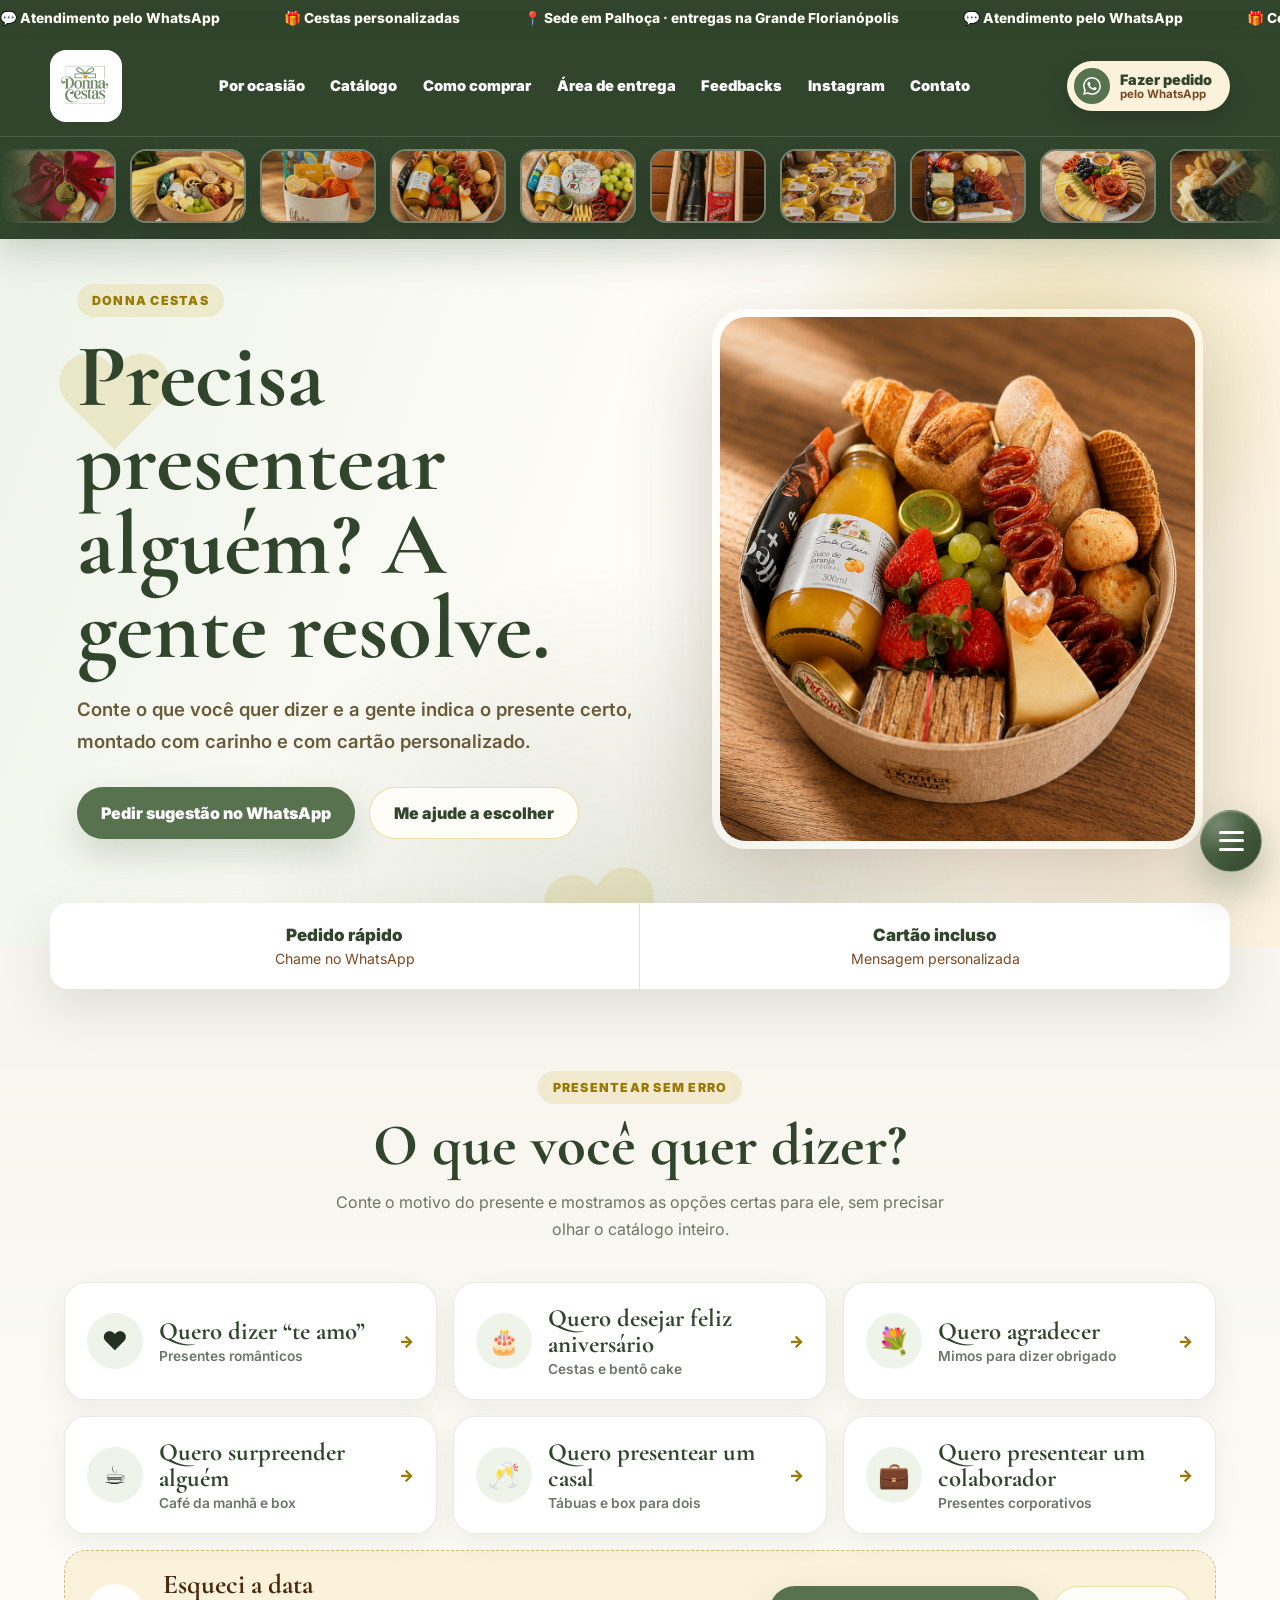
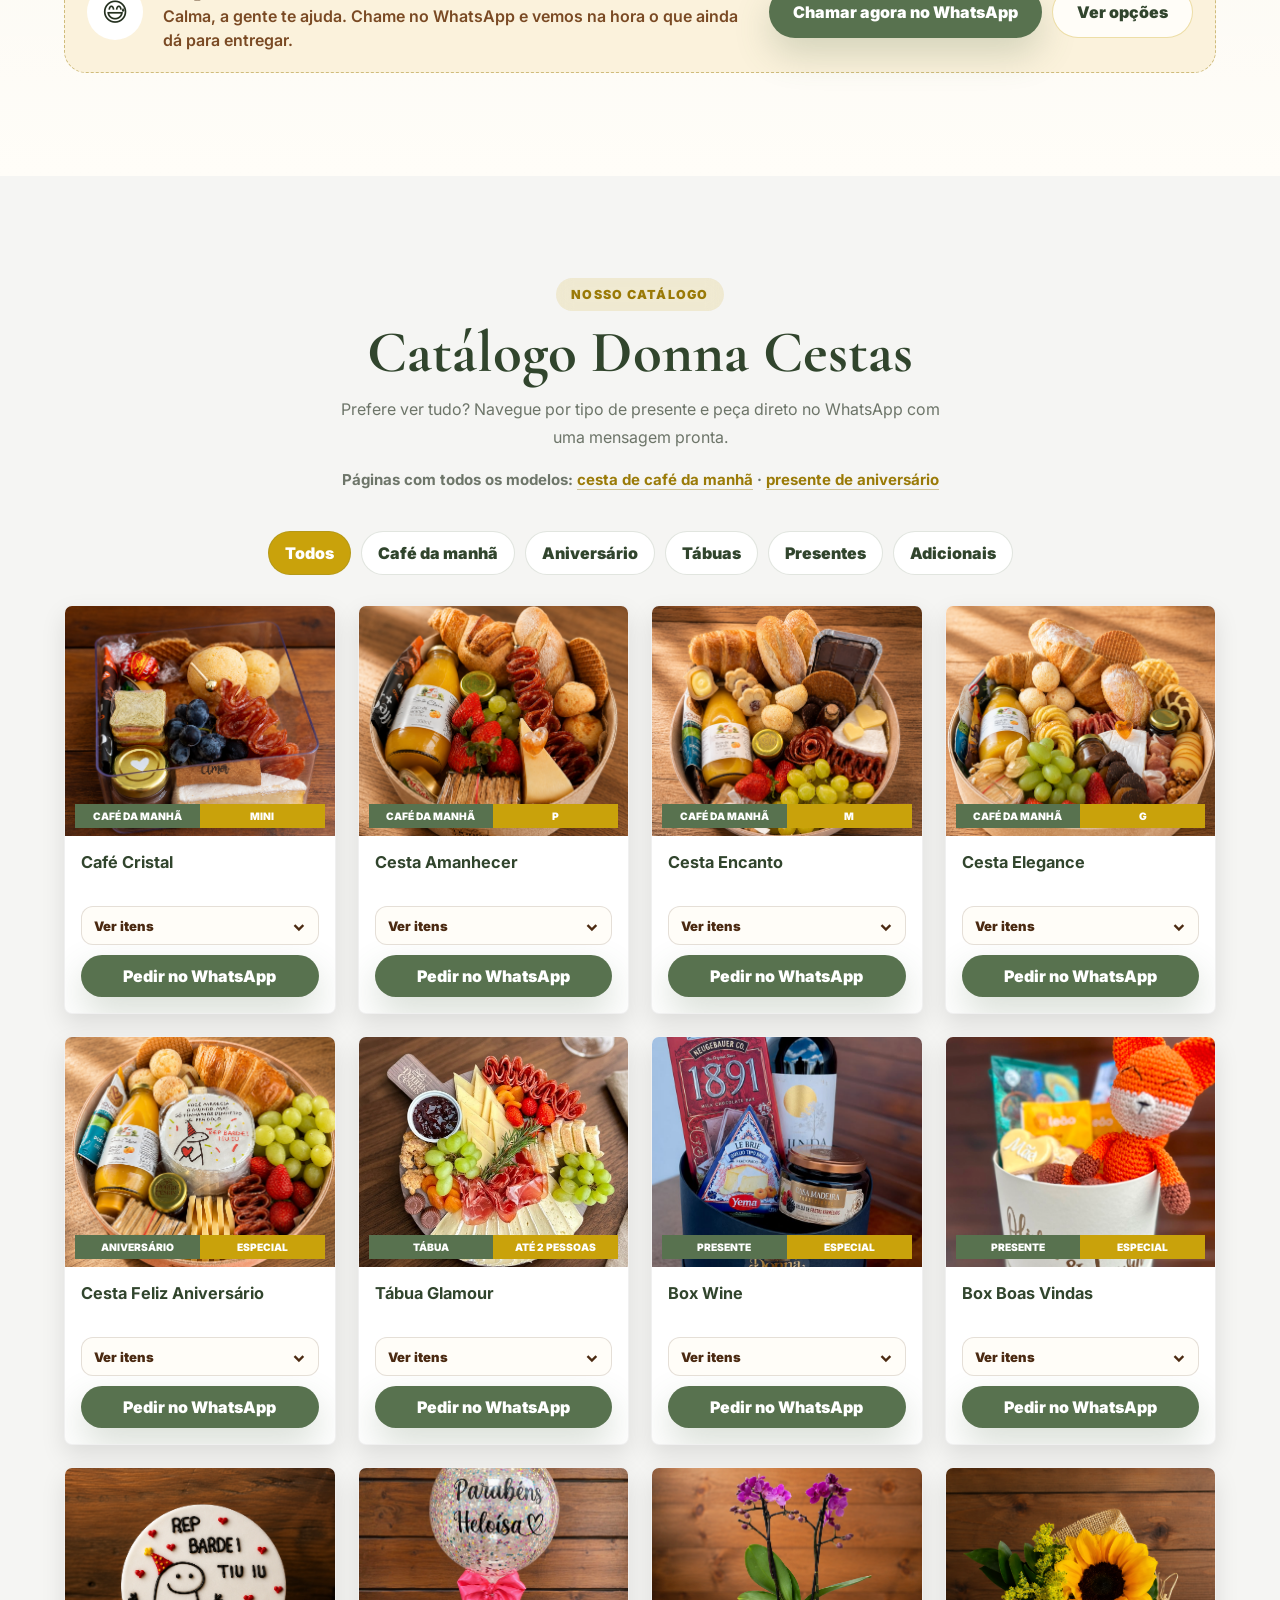
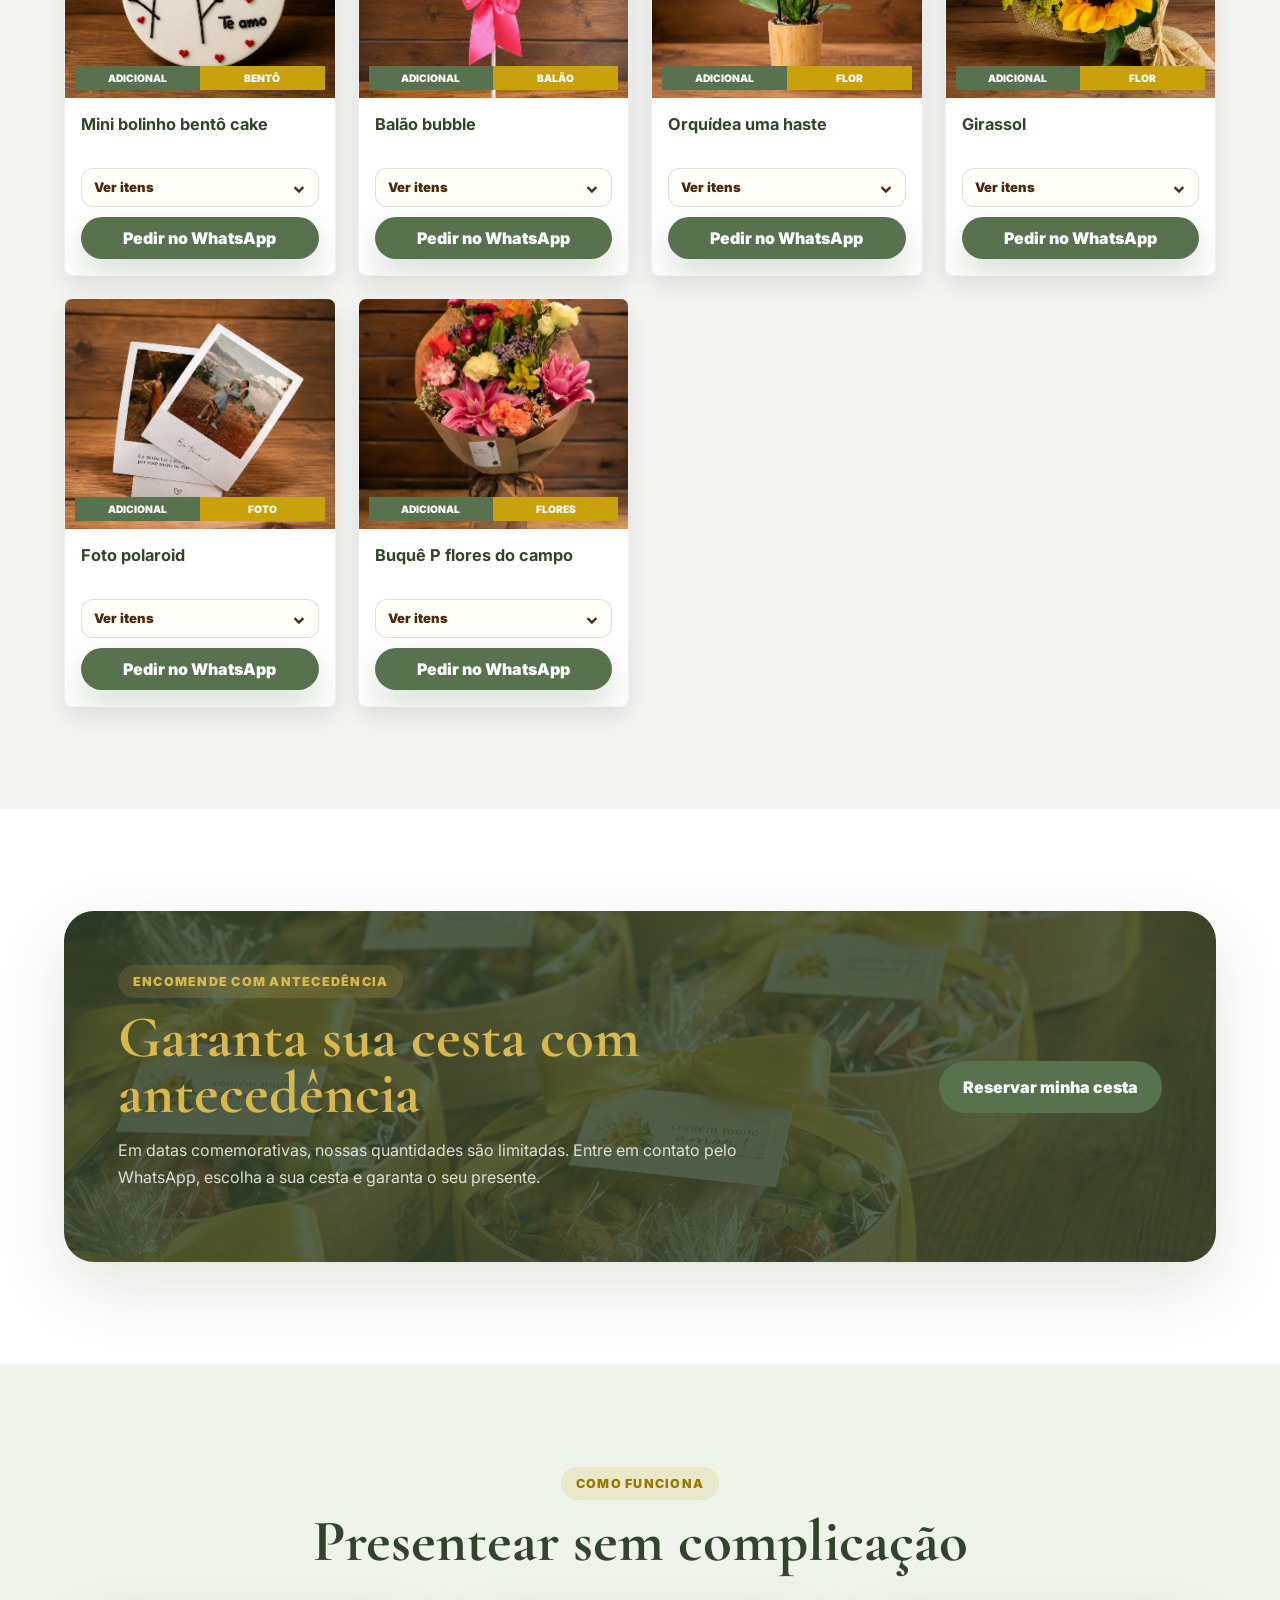
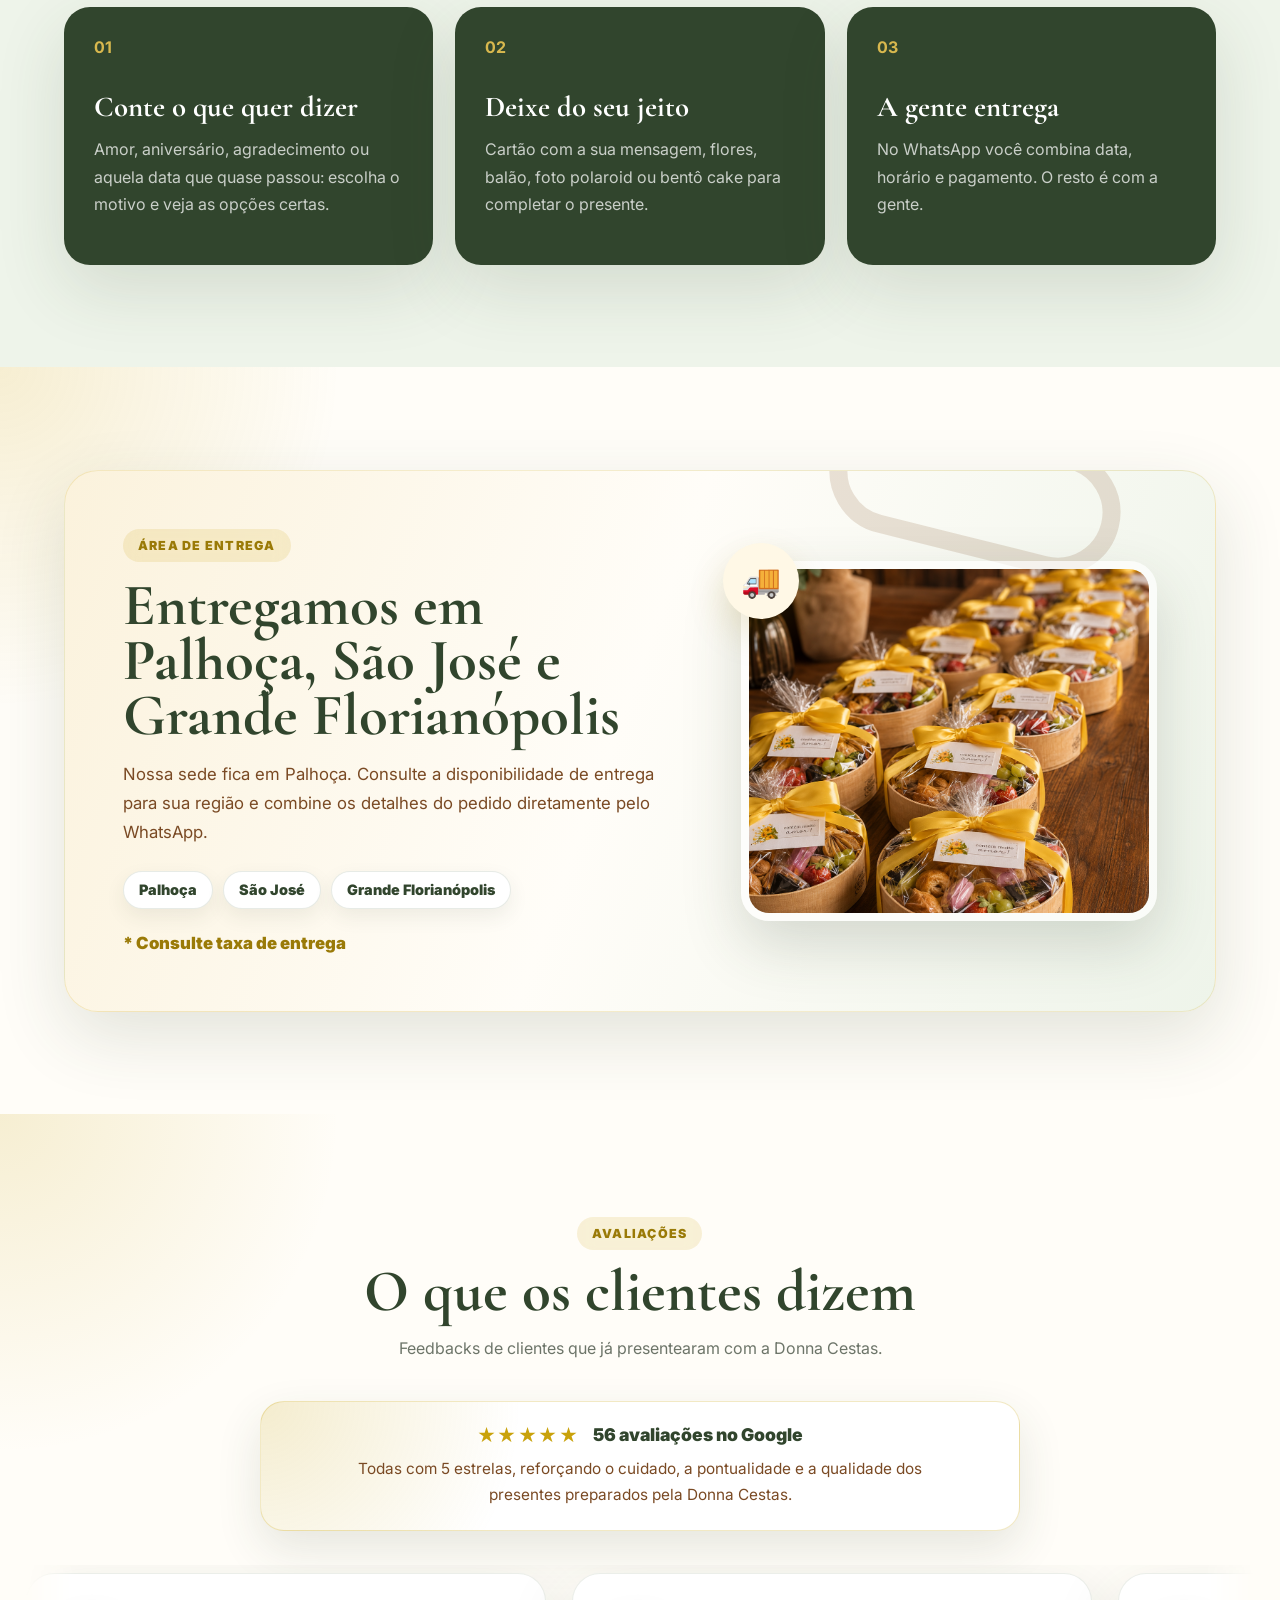
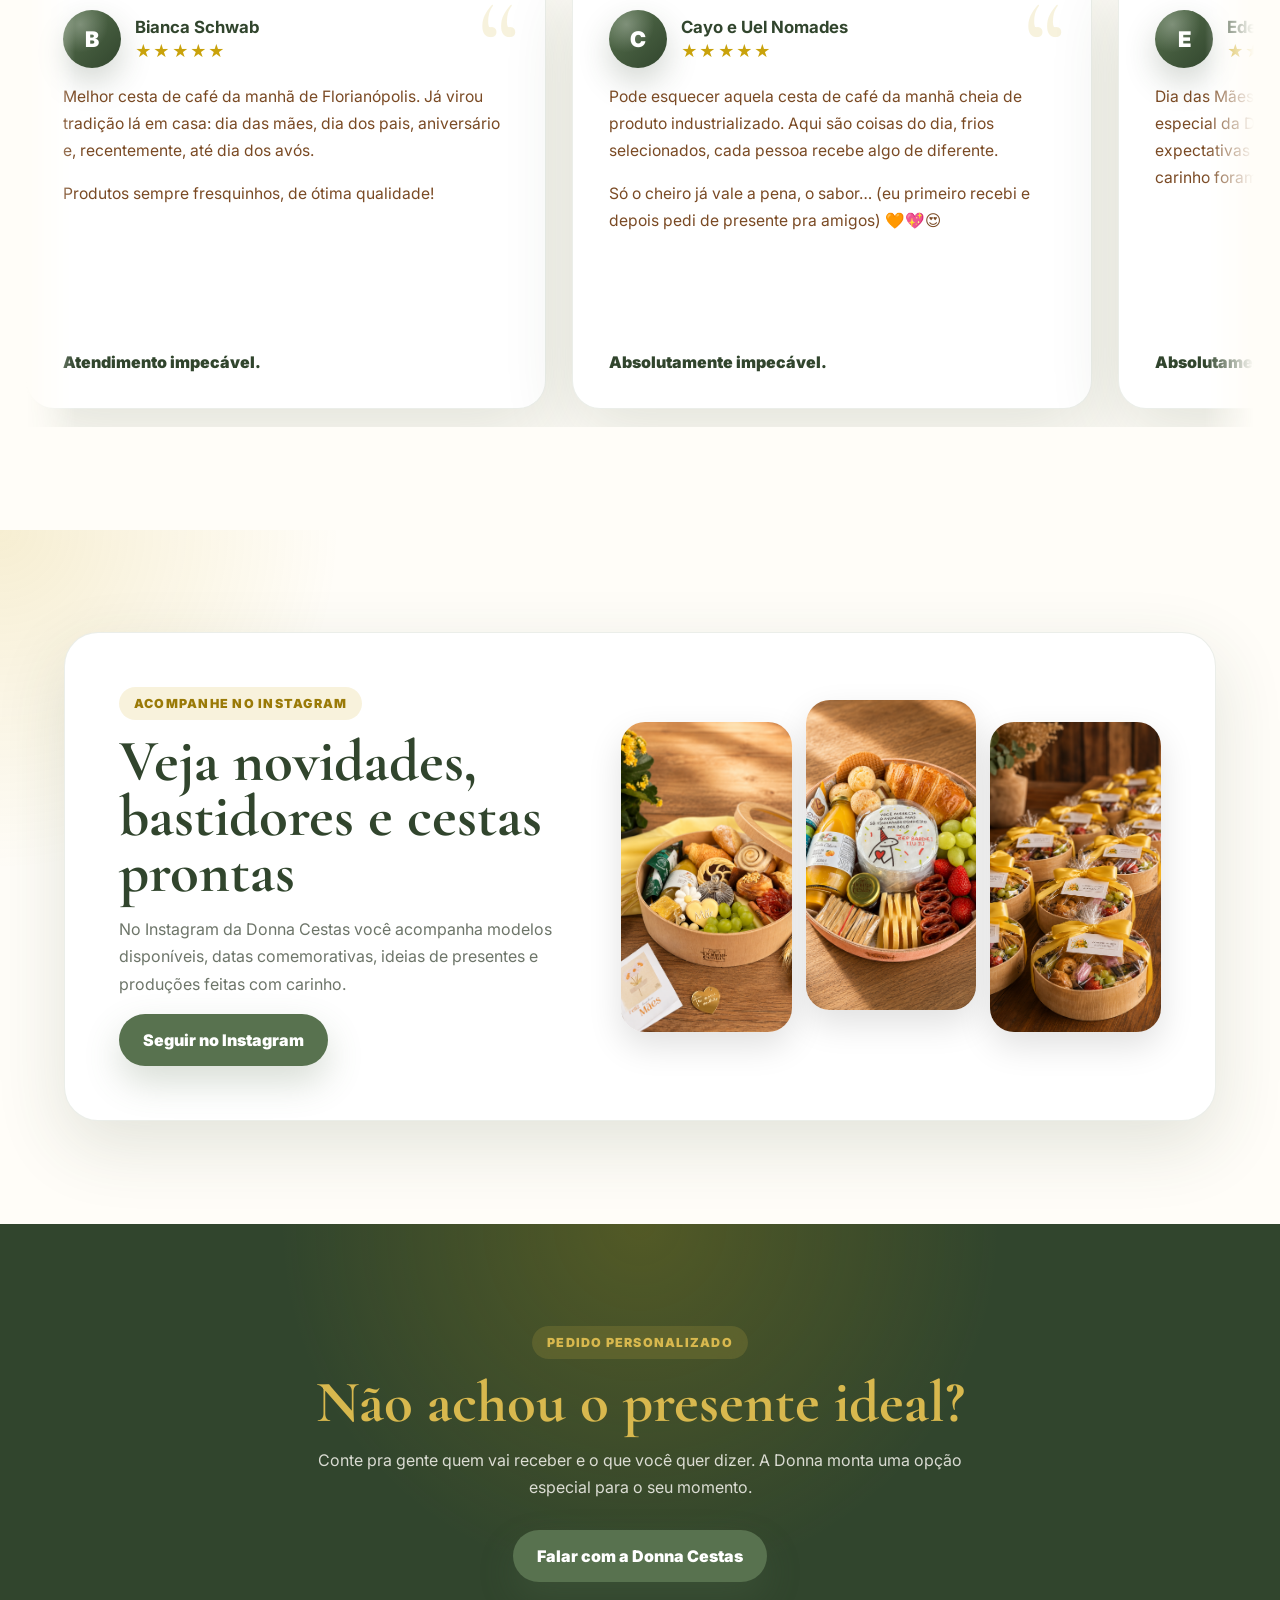
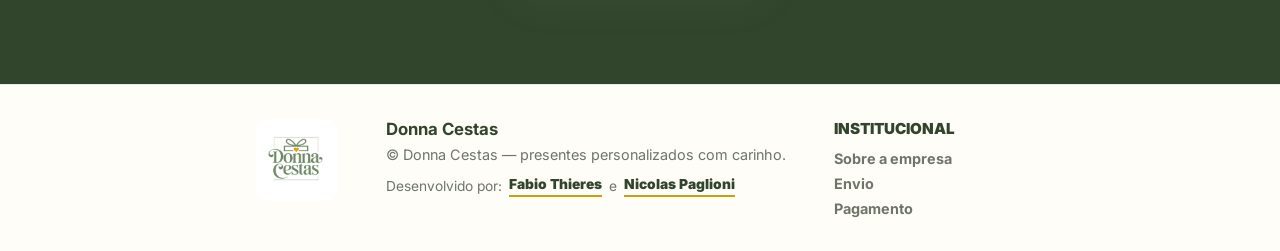
<file: index.html>
<!doctype html>
<html lang="pt-BR">
  <head>
    <!-- Google Tag Manager -->
    <script>
    (function(w,d,s,l,i){w[l]=w[l]||[];w[l].push({'gtm.start':
    new Date().getTime(),event:'gtm.js'});var f=d.getElementsByTagName(s)[0],
    j=d.createElement(s),dl=l!='dataLayer'?'&l='+l:'';j.async=true;j.src=
    'https://www.googletagmanager.com/gtm.js?id='+i+dl;f.parentNode.insertBefore(j,f);
    })(window,document,'script','dataLayer','GTM-N8SQ6XVD');
    </script>
    <!-- End Google Tag Manager -->
    <meta charset="UTF-8" />
    <meta name="viewport" content="width=device-width, initial-scale=1.0" />
    <title>Donna Cestas | Presentes personalizados</title>
    <link
      rel="shortcut icon"
      href="assets/logo-donna-cestas.jpg"
      type="image/x-icon"
    />
    <meta
      name="description"
      content="Cestas personalizadas para café da manhã, aniversários, datas comemorativas e presentes corporativos. Sede em Palhoça, com entregas em Palhoça, São José e Grande Florianópolis."
    />

    <link rel="preconnect" href="https://fonts.googleapis.com" />
    <link rel="preconnect" href="https://fonts.gstatic.com" crossorigin />
    <link
      href="https://fonts.googleapis.com/css2?family=Cormorant+Garamond:wght@600;700&family=Inter:wght@400;500;600;700;800;900&display=swap"
      rel="stylesheet"
    />

    <link rel="stylesheet" href="styles.css" />
  </head>

  <body data-theme="loja">
    <!-- Google Tag Manager (noscript) -->
    <noscript>
      <iframe
        src="https://www.googletagmanager.com/ns.html?id=GTM-N8SQ6XVD"
        height="0"
        width="0"
        style="display:none;visibility:hidden"
      ></iframe>
    </noscript>
    <!-- End Google Tag Manager (noscript) -->
    
    <div class="sales-bar">
      <div class="letreiro-container">
        <div class="letreiro-track">
          <span>💬 Atendimento pelo WhatsApp</span>
          <span>🎁 Cestas personalizadas</span>
          <span>📍 Sede em Palhoça · entregas na Grande Florianópolis</span>
        </div>

        <div class="letreiro-track">
          <span>💬 Atendimento pelo WhatsApp</span>
          <span>🎁 Cestas personalizadas</span>
          <span>📍 Sede em Palhoça · entregas na Grande Florianópolis</span>
        </div>
      </div>
    </div>

    <header class="site-header">
      <div class="header-main">
        <a href="#inicio" class="brand" aria-label="Donna Cestas">
          <img src="assets/logo-donna-cestas.jpg" alt="Donna Cestas" />
        </a>

        <nav class="nav" id="nav">
          <a href="#ocasioes" id="navOcasioesLink">Por ocasião</a>
          <a href="#produtos" id="navProductsLink">Catálogo</a>
          <a href="#como-funciona">Como comprar</a>
          <a href="#area-entrega">Área de entrega</a>
          <a href="#feedbacks">Feedbacks</a>
          <a href="#instagram">Instagram</a>
          <a href="#contato">Contato</a>
        </nav>

        <a
          class="account-link"
          id="headerWhatsapp"
          target="_blank"
          rel="noopener"
        >
          <span class="account-icon">
            <svg
              width="24px"
              height="24px"
              viewBox="0 0 16 16"
              xmlns="http://www.w3.org/2000/svg"
              fill="#fff"
              class="bi bi-whatsapp"
              stroke="#fff"
              stroke-width="0.00016"
            >
              <g id="SVGRepo_bgCarrier" stroke-width="0"></g>
              <g
                id="SVGRepo_tracerCarrier"
                stroke-linecap="round"
                stroke-linejoin="round"
                stroke="#CCCCCC"
                stroke-width="0.032"
              ></g>
              <g id="SVGRepo_iconCarrier">
                <path
                  d="M13.601 2.326A7.854 7.854 0 0 0 7.994 0C3.627 0 .068 3.558.064 7.926c0 1.399.366 2.76 1.057 3.965L0 16l4.204-1.102a7.933 7.933 0 0 0 3.79.965h.004c4.368 0 7.926-3.558 7.93-7.93A7.898 7.898 0 0 0 13.6 2.326zM7.994 14.521a6.573 6.573 0 0 1-3.356-.92l-.24-.144-2.494.654.666-2.433-.156-.251a6.56 6.56 0 0 1-1.007-3.505c0-3.626 2.957-6.584 6.591-6.584a6.56 6.56 0 0 1 4.66 1.931 6.557 6.557 0 0 1 1.928 4.66c-.004 3.639-2.961 6.592-6.592 6.592zm3.615-4.934c-.197-.099-1.17-.578-1.353-.646-.182-.065-.315-.099-.445.099-.133.197-.513.646-.627.775-.114.133-.232.148-.43.05-.197-.1-.836-.308-1.592-.985-.59-.525-.985-1.175-1.103-1.372-.114-.198-.011-.304.088-.403.087-.088.197-.232.296-.346.1-.114.133-.198.198-.33.065-.134.034-.248-.015-.347-.05-.099-.445-1.076-.612-1.47-.16-.389-.323-.335-.445-.34-.114-.007-.247-.007-.38-.007a.729.729 0 0 0-.529.247c-.182.198-.691.677-.691 1.654 0 .977.71 1.916.81 2.049.098.133 1.394 2.132 3.383 2.992.47.205.84.326 1.129.418.475.152.904.129 1.246.08.38-.058 1.171-.48 1.338-.943.164-.464.164-.86.114-.943-.049-.084-.182-.133-.38-.232z"
                ></path>
              </g>
            </svg>
          </span>

          <span class="account-text">
            <strong>Fazer pedido</strong>
            <small>pelo WhatsApp</small>
          </span>
        </a>

        <button class="menu-button" id="menuButton" aria-label="Abrir menu">
          ☰
        </button>
      </div>

      <div class="header-photo-marquee" aria-hidden="true">
        <div class="header-photo-track" id="headerPhotoTrack">
          <img src="assets/cesta-01.jpg" alt="" />
          <img src="assets/cesta-06.jpg" alt="" />
          <img src="assets/cesta-12.jpg" alt="" />
          <img src="assets/cesta-13.jpg" alt="" />
          <img src="assets/cesta-17.jpg" alt="" />
          <img src="assets/cesta-21.jpg" alt="" />
          <img src="assets/cesta-24.jpg" alt="" />
          <img src="assets/cesta-26.jpg" alt="" />
          <img src="assets/tabua-casal.jpg" alt="" />
          <img src="assets/tabua-mimo.jpg" alt="" />

          <img src="assets/cesta-01.jpg" alt="" />
          <img src="assets/cesta-06.jpg" alt="" />
          <img src="assets/cesta-12.jpg" alt="" />
          <img src="assets/cesta-13.jpg" alt="" />
          <img src="assets/cesta-17.jpg" alt="" />
          <img src="assets/cesta-21.jpg" alt="" />
          <img src="assets/cesta-24.jpg" alt="" />
          <img src="assets/cesta-26.jpg" alt="" />
          <img src="assets/tabua-casal.jpg" alt="" />
          <img src="assets/tabua-mimo.jpg" alt="" />
        </div>
      </div>
    </header>

    <main>
      <section class="campaign-hero" id="inicio">
        <div class="hero-copy">
          <span class="campaign-pill" id="campaignTag">Donna Cestas</span>

          <h1 id="campaignTitle">
            Precisa presentear alguém? A gente resolve.
          </h1>

          <p id="campaignText">
            Conte o que você quer dizer e a gente indica o presente certo,
            montado com carinho e com cartão personalizado.
          </p>

          <div class="hero-actions">
            <a
              class="btn primary"
              id="heroWhatsapp"
              target="_blank"
              rel="noopener"
            >
              Pedir sugestão no WhatsApp
            </a>

            <a class="btn secondary" id="heroHelpLink" href="#ocasioes">
              Me ajude a escolher
            </a>
          </div>

          <div class="hero-selling-points" id="campaignHighlights">

          </div>
        </div>

        <div class="hero-product">
          <img
            id="campaignImage"
            src="assets/cesta-13.jpg"
            alt="Cesta Donna Cestas"
          />
        </div>
      </section>

      <section class="purchase-strip" id="beneficios">
        <div>
          <strong>Pedido rápido</strong>
          <span>Chame no WhatsApp</span>
        </div>

        <div>
          <strong>Cartão incluso</strong>
          <span>Mensagem personalizada</span>
        </div>

      </section>

      <section class="section ocasioes-section" id="ocasioes">
        <div class="section-heading">
          <span class="eyebrow">presentear sem erro</span>

          <h2>O que você quer dizer?</h2>

          <p>
            Conte o motivo do presente e mostramos as opções certas para ele,
            sem precisar olhar o catálogo inteiro.
          </p>
        </div>

        <div class="ocasioes-grid" id="ocasioesGrid"></div>

        <div class="ocasiao-urgente hidden" id="ocasiaoUrgente"></div>
      </section>

      <section class="section products-section" id="produtos">
        <div class="section-heading">
          <span class="eyebrow" id="productsEyebrow">nosso catálogo</span>

          <h2 id="productsTitle">Catálogo Donna Cestas</h2>

          <p id="productsSubtitle">
            Prefere ver tudo? Navegue por tipo de presente e peça direto no
            WhatsApp com uma mensagem pronta.
          </p>

          <p class="section-link">
            Páginas com todos os modelos:
            <a href="/cesta-de-cafe-da-manha">cesta de café da manhã</a>
            ·
            <a href="/presente-de-aniversario">presente de aniversário</a>
          </p>
        </div>

        <div class="intent-bar hidden" id="intentBar">
          <a class="intent-chip" href="#ocasioes">← Escolher outro motivo</a>

          <button class="intent-chip" id="intentClear" type="button">
            Ver catálogo completo
          </button>

          <a
            class="intent-chip intent-chip-whatsapp"
            id="intentWhatsapp"
            target="_blank"
            rel="noopener"
          >
            Quero uma sugestão no WhatsApp
          </a>
        </div>

        <div class="category-tabs" id="categoryTabs"></div>

        <div class="products-grid" id="productsGrid"></div>
      </section>

      <section class="section promo-banner">
  <div class="promo-card">
    <div class="promo-content">
      <span class="eyebrow" id="promoTag">encomende com antecedência</span>

      <h2 id="promoTitle">Garanta sua cesta com antecedência</h2>

      <p id="promoText">
        Em datas comemorativas, nossas quantidades são limitadas. Entre em
        contato pelo WhatsApp, escolha a sua cesta e garanta o seu presente.
      </p>
    </div>

    <a
      class="btn primary"
      id="promoWhatsapp"
      target="_blank"
      rel="noopener"
    >
      Reservar minha cesta
    </a>
  </div>
</section>

      <section class="section steps" id="como-funciona">
        <div class="section-heading">
          <span class="eyebrow">como funciona</span>
          <h2>Presentear sem complicação</h2>
        </div>

        <div class="steps-grid">
          <article class="step">
            <strong>01</strong>

            <h3>Conte o que quer dizer</h3>

            <p>
              Amor, aniversário, agradecimento ou aquela data que quase passou:
              escolha o motivo e veja as opções certas.
            </p>
          </article>

          <article class="step">
            <strong>02</strong>

            <h3>Deixe do seu jeito</h3>

            <p>
              Cartão com a sua mensagem, flores, balão, foto polaroid ou bentô
              cake para completar o presente.
            </p>
          </article>

          <article class="step">
            <strong>03</strong>

            <h3>A gente entrega</h3>

            <p>
              No WhatsApp você combina data, horário e pagamento. O resto é
              com a gente.
            </p>
          </article>
        </div>
      </section>

      <section class="section delivery-area-section" id="area-entrega">
        <div class="delivery-area-card">
          <div class="delivery-area-content">
            <span class="eyebrow">área de entrega</span>

            <h2>Entregamos em Palhoça, São José e Grande Florianópolis</h2>

            <p>
              Nossa sede fica em Palhoça. Consulte a disponibilidade de entrega
              para sua região e combine os detalhes do pedido diretamente pelo
              WhatsApp.
            </p>

            <div class="delivery-cities">
              <span>Palhoça</span>
              <span>São José</span>
              <span>Grande Florianópolis</span>
            </div>

            <strong class="delivery-note"> * Consulte taxa de entrega </strong>
          </div>

          <div class="delivery-area-visual">
            <div class="delivery-icon">🚚</div>
            <img
              src="assets/cesta-24.jpg"
              alt="Cesta Donna Cestas para entrega"
            />
          </div>
        </div>
      </section>

      <section class="section feedbacks-section" id="feedbacks">
        <div class="section-heading">
          <span class="eyebrow">avaliações</span>

          <h2>O que os clientes dizem</h2>

          <p>Feedbacks de clientes que já presentearam com a Donna Cestas.</p>
        </div>

        <div class="google-rating-card">
          <div>
            <span>★★★★★</span>
            <strong>56 avaliações no Google</strong>
          </div>

          <p>
            Todas com 5 estrelas, reforçando o cuidado, a pontualidade e a
            qualidade dos presentes preparados pela Donna Cestas.
          </p>
        </div>

        <div class="feedbacks-marquee" aria-label="Feedbacks de clientes">
          <div class="feedbacks-track">
            <article class="feedback-card">
              <div class="feedback-header">
                <div class="feedback-avatar">B</div>

                <div>
                  <h3>Bianca Schwab</h3>
                  <div class="feedback-stars" aria-label="5 estrelas">
                    ★★★★★
                  </div>
                </div>
              </div>

              <p>
                Melhor cesta de café da manhã de Florianópolis. Já virou
                tradição lá em casa: dia das mães, dia dos pais, aniversário e,
                recentemente, até dia dos avós.
              </p>

              <p>Produtos sempre fresquinhos, de ótima qualidade!</p>

              <strong>Atendimento impecável.</strong>
            </article>

            <article class="feedback-card">
              <div class="feedback-header">
                <div class="feedback-avatar">C</div>

                <div>
                  <h3>Cayo e Uel Nomades</h3>
                  <div class="feedback-stars" aria-label="5 estrelas">
                    ★★★★★
                  </div>
                </div>
              </div>

              <p>
                Pode esquecer aquela cesta de café da manhã cheia de produto
                industrializado. Aqui são coisas do dia, frios selecionados,
                cada pessoa recebe algo de diferente.
              </p>

              <p>
                Só o cheiro já vale a pena, o sabor… (eu primeiro recebi e
                depois pedi de presente pra amigos) 🧡💖😍
              </p>

              <strong>Absolutamente impecável.</strong>
            </article>

            <article class="feedback-card">
              <div class="feedback-header">
                <div class="feedback-avatar">E</div>

                <div>
                  <h3>Edevar Rodrigues Machado Júnior</h3>
                  <div class="feedback-stars" aria-label="5 estrelas">
                    ★★★★★
                  </div>
                </div>
              </div>

              <p>
                Dia das Mães foi comemorado com uma cesta muito especial da
                Donna Cestas Florianópolis (Marina Bueno), expectativas
                superadas. Sem dúvida alguma, capricho e carinho foram
                empregados sem medida neste presente.
              </p>

              <strong>Absolutamente recomendado o serviço!</strong>
            </article>

            <article class="feedback-card">
              <div class="feedback-header">
                <div class="feedback-avatar">F</div>

                <div>
                  <h3>Fabio Luiz</h3>
                  <div class="feedback-stars" aria-label="5 estrelas">
                    ★★★★★
                  </div>
                </div>
              </div>

              <p>
                Comprei uma cesta de café da manhã da Donna Cestas e fiquei
                muito satisfeito. Produtos de qualidade, tudo muito bem montado
                e entregue no horário combinado. Também já pedi o box de fondue
                e a caixa de frios, e ambos vieram bem organizados, com itens
                frescos e saborosos.
              </p>

              <p>
                O atendimento foi ótimo, rápido e atencioso. Dá pra ver que a
                empresa se preocupa com os detalhes. Ótima opção para presentear
                ou para ocasiões especiais.
              </p>

              <strong>Recomendo e com certeza voltarei a comprar.</strong>
            </article>

            <article class="feedback-card">
              <div class="feedback-header">
                <div class="feedback-avatar">R</div>

                <div>
                  <h3>Raiane Mata Santos</h3>
                  <div class="feedback-stars" aria-label="5 estrelas">
                    ★★★★★
                  </div>
                </div>
              </div>

              <p>
                Eu amei o trabalho da Marina, educada, prestativa, produtos de
                qualidade. Moro na Bahia e precisei enviar um café para uma
                amiga e a cesta que pedi ficou linda e caprichosa, com certeza
                pedirei mais vezes.
              </p>

              <strong>Com certeza pedirei mais vezes.</strong>
            </article>

            <article class="feedback-card">
              <div class="feedback-header">
                <div class="feedback-avatar">P</div>

                <div>
                  <h3>Patrick Lima</h3>
                  <div class="feedback-stars" aria-label="5 estrelas">
                    ★★★★★
                  </div>
                </div>
              </div>

              <p>
                Comprei uma cesta de café da manhã e absolutamente tudo estava
                sensacional. Quero destacar o atendimento rápido e atencioso que
                tive na hora da compra, a pontualidade na entrega e a extrema
                qualidade dos produtos oferecidos na cesta.
              </p>

              <p>
                Se vocês esperam entregar um produto de qualidade com preço
                extremamente adequado para alguém especial já sabem qual empresa
                escolher.
              </p>

              <strong>
                Muito obrigado a toda equipe e em especial à proprietária
                Marina.
              </strong>
            </article>

            <article class="feedback-card">
              <div class="feedback-header">
                <div class="feedback-avatar">M</div>

                <div>
                  <h3>Melissa Juchen</h3>
                  <div class="feedback-stars" aria-label="5 estrelas">
                    ★★★★★
                  </div>
                </div>
              </div>

              <p>
                Cestas lindas e atendimento nota 10. Mesmo num período
                turbulento como esse de final de ano, houve rápida resposta no
                WhatsApp e entrega no horário combinado.
              </p>

              <strong>Cestas lindas e atendimento nota 10.</strong>
            </article>

            <article class="feedback-card" aria-hidden="true">
              <div class="feedback-header">
                <div class="feedback-avatar">B</div>

                <div>
                  <h3>Bianca Schwab</h3>
                  <div class="feedback-stars" aria-label="5 estrelas">
                    ★★★★★
                  </div>
                </div>
              </div>

              <p>
                Melhor cesta de café da manhã de Florianópolis. Já virou
                tradição lá em casa: dia das mães, dia dos pais, aniversário e,
                recentemente, até dia dos avós.
              </p>

              <p>Produtos sempre fresquinhos, de ótima qualidade!</p>

              <strong>Atendimento impecável.</strong>
            </article>

            <article class="feedback-card" aria-hidden="true">
              <div class="feedback-header">
                <div class="feedback-avatar">C</div>

                <div>
                  <h3>Cayo e Uel Nomades</h3>
                  <div class="feedback-stars" aria-label="5 estrelas">
                    ★★★★★
                  </div>
                </div>
              </div>

              <p>
                Pode esquecer aquela cesta de café da manhã cheia de produto
                industrializado. Aqui são coisas do dia, frios selecionados,
                cada pessoa recebe algo de diferente.
              </p>

              <p>
                Só o cheiro já vale a pena, o sabor… (eu primeiro recebi e
                depois pedi de presente pra amigos) 🧡💖😍
              </p>

              <strong>Absolutamente impecável.</strong>
            </article>

            <article class="feedback-card" aria-hidden="true">
              <div class="feedback-header">
                <div class="feedback-avatar">E</div>

                <div>
                  <h3>Edevar Rodrigues Machado Júnior</h3>
                  <div class="feedback-stars" aria-label="5 estrelas">
                    ★★★★★
                  </div>
                </div>
              </div>

              <p>
                Dia das Mães foi comemorado com uma cesta muito especial da
                Donna Cestas Florianópolis (Marina Bueno), expectativas
                superadas. Sem dúvida alguma, capricho e carinho foram
                empregados sem medida neste presente.
              </p>

              <strong>Absolutamente recomendado o serviço!</strong>
            </article>

            <article class="feedback-card" aria-hidden="true">
              <div class="feedback-header">
                <div class="feedback-avatar">F</div>

                <div>
                  <h3>Fabio Luiz</h3>
                  <div class="feedback-stars" aria-label="5 estrelas">
                    ★★★★★
                  </div>
                </div>
              </div>

              <p>
                Comprei uma cesta de café da manhã da Donna Cestas e fiquei
                muito satisfeito. Produtos de qualidade, tudo muito bem montado
                e entregue no horário combinado. Também já pedi o box de fondue
                e a caixa de frios, e ambos vieram bem organizados, com itens
                frescos e saborosos.
              </p>

              <p>
                O atendimento foi ótimo, rápido e atencioso. Dá pra ver que a
                empresa se preocupa com os detalhes. Ótima opção para presentear
                ou para ocasiões especiais.
              </p>

              <strong>Recomendo e com certeza voltarei a comprar.</strong>
            </article>

            <article class="feedback-card" aria-hidden="true">
              <div class="feedback-header">
                <div class="feedback-avatar">R</div>

                <div>
                  <h3>Raiane Mata Santos</h3>
                  <div class="feedback-stars" aria-label="5 estrelas">
                    ★★★★★
                  </div>
                </div>
              </div>

              <p>
                Eu amei o trabalho da Marina, educada, prestativa, produtos de
                qualidade. Moro na Bahia e precisei enviar um café para uma
                amiga e a cesta que pedi ficou linda e caprichosa, com certeza
                pedirei mais vezes.
              </p>

              <strong>Com certeza pedirei mais vezes.</strong>
            </article>

            <article class="feedback-card" aria-hidden="true">
              <div class="feedback-header">
                <div class="feedback-avatar">P</div>

                <div>
                  <h3>Patrick Lima</h3>
                  <div class="feedback-stars" aria-label="5 estrelas">
                    ★★★★★
                  </div>
                </div>
              </div>

              <p>
                Comprei uma cesta de café da manhã e absolutamente tudo estava
                sensacional. Quero destacar o atendimento rápido e atencioso que
                tive na hora da compra, a pontualidade na entrega e a extrema
                qualidade dos produtos oferecidos na cesta.
              </p>

              <p>
                Se vocês esperam entregar um produto de qualidade com preço
                extremamente adequado para alguém especial já sabem qual empresa
                escolher.
              </p>

              <strong>
                Muito obrigado a toda equipe e em especial à proprietária
                Marina.
              </strong>
            </article>

            <article class="feedback-card" aria-hidden="true">
              <div class="feedback-header">
                <div class="feedback-avatar">M</div>

                <div>
                  <h3>Melissa Juchen</h3>
                  <div class="feedback-stars" aria-label="5 estrelas">
                    ★★★★★
                  </div>
                </div>
              </div>

              <p>
                Cestas lindas e atendimento nota 10. Mesmo num período
                turbulento como esse de final de ano, houve rápida resposta no
                WhatsApp e entrega no horário combinado.
              </p>

              <strong>Cestas lindas e atendimento nota 10.</strong>
            </article>
          </div>
        </div>
      </section>

      <section class="section instagram-section" id="instagram">
        <div class="instagram-card">
          <div class="instagram-content">
            <span class="eyebrow">acompanhe no instagram</span>

            <h2>Veja novidades, bastidores e cestas prontas</h2>

            <p>
              No Instagram da Donna Cestas você acompanha modelos disponíveis,
              datas comemorativas, ideias de presentes e produções feitas com
              carinho.
            </p>

            <a
              href="#"
              class="btn primary"
              data-instagram
              target="_blank"
              rel="noopener"
            >
              Seguir no Instagram
            </a>
          </div>

          <div class="instagram-preview">
            <img src="assets/cesta-06.jpg" alt="Cesta Donna Cestas" />
            <img src="assets/cesta-17.jpg" alt="Cesta especial Donna Cestas" />
            <img src="assets/cesta-24.jpg" alt="Produção Donna Cestas" />
          </div>
        </div>
      </section>

      <section class="final-cta section" id="contato">
        <span class="eyebrow">pedido personalizado</span>

        <h2>Não achou o presente ideal?</h2>

        <p>
          Conte pra gente quem vai receber e o que você quer dizer. A Donna
          monta uma opção especial para o seu momento.
        </p>

        <a
          class="btn primary"
          id="finalWhatsapp"
          target="_blank"
          rel="noopener"
        >
          Falar com a Donna Cestas
        </a>
      </section>
    </main>

    <section class="institutional-page hidden" id="institutionalPage">
      <div class="institutional-container">
        <button class="back-home-button" id="backHomeButton" type="button">
          ← Voltar para o início
        </button>

    <article class="institutional-content hidden" id="page-sobre">
  <span class="eyebrow">institucional</span>
  <h1>Sobre a empresa</h1>

  <p>
    A Donna Cestas nasceu do sonho de Marina Bueno, que sempre acreditou que os
    presentes têm o poder de transmitir amor, carinho e criar momentos
    inesquecíveis. Com o desejo de transformar gestos simples em demonstrações
    especiais de afeto, ela criou a marca pensando em cada detalhe, desde a
    escolha dos produtos até a apresentação de cada cesta.
  </p>

  <p>
    Mais do que entregar presentes, a Donna Cestas busca proporcionar emoções.
    Cada montagem é feita com cuidado e dedicação para que quem recebe se sinta
    verdadeiramente especial. A missão é fazer com que cada presente conte uma
    história, demonstre carinho e torne o dia de alguém mais feliz, mostrando
    que houve atenção e amor em cada detalhe pensado especialmente para aquela
    pessoa.
  </p>
</article>
        <article class="institutional-content hidden" id="page-envio">
          <span class="eyebrow">institucional</span>
          <h1>Envio</h1>

          <p>
            A Donna Cestas trabalha com entregas programadas para garantir que
            cada presente chegue com cuidado, organização e dentro do horário
            combinado.
          </p>

          <p>
            Nossa sede fica em Palhoça e atendemos Palhoça, São José e a Grande
            Florianópolis. As entregas são realizadas conforme disponibilidade
            de agenda e região atendida. Antes da finalização do pedido, nossa equipe
            confirma o local, data, faixa de horário e valor da entrega, quando
            houver.
          </p>

          <p>
            Para datas comemorativas e períodos de alta demanda, recomendamos
            que o pedido seja feito com antecedência, pois os horários de
            entrega podem ser limitados.
          </p>

          <p>
            Também é possível combinar retirada, conforme disponibilidade
            informada no atendimento pelo WhatsApp.
          </p>
        </article>

        <article class="institutional-content hidden" id="page-pagamento">
          <span class="eyebrow">institucional</span>
          <h1>Pagamento</h1>

          <p>
            Os pedidos da Donna Cestas são confirmados após a definição dos
            itens, personalizações, data de entrega ou retirada e forma de
            pagamento.
          </p>

          <p>
            As formas de pagamento disponíveis são informadas diretamente no
            atendimento pelo WhatsApp, podendo variar conforme o tipo de pedido,
            valor e disponibilidade no momento da compra.
          </p>

          <p>
            Para garantir a reserva da cesta e da data desejada, o pedido poderá
            exigir confirmação antecipada de pagamento.
          </p>

          <p>
            Após a confirmação, a produção é organizada com cuidado para que o
            presente seja preparado conforme combinado.
          </p>
        </article>
      </div>
    </section>

    <footer class="footer">
      <img src="assets/logo-donna-cestas.jpg" alt="Donna Cestas" />

      <div class="footer-content">
        <strong>Donna Cestas</strong>

        <p>© Donna Cestas — presentes personalizados com carinho.</p>

        <div class="footer-developed">
          <span>Desenvolvido por:</span>

          <a
            href="https://br.linkedin.com/in/fabio-thieres-00b320265"
            target="_blank"
            rel="noopener"
          >
            Fabio Thieres
          </a>

          <span>e</span>

          <a
            href="https://br.linkedin.com/in/nicolas-pietro-paglioni-0287a2369"
            target="_blank"
            rel="noopener"
          >
            Nicolas Paglioni
          </a>
        </div>
      </div>

      <div class="footer-institutional">
        <strong>Institucional</strong>

        <a href="#" data-page-link="sobre">Sobre a empresa</a>
        <a href="#" data-page-link="envio">Envio</a>
        <a href="#" data-page-link="pagamento">Pagamento</a>
      </div>
    </footer>

    <div class="floating-social">
      <div class="social-options" id="socialOptions">
        <a
          class="instagram-float"
          data-instagram
          target="_blank"
          rel="noopener"
          aria-label="Abrir Instagram"
        >
          <svg width="40px" height="40px" viewBox="0 0 24 24" fill="none">
            <path
              fill="#fff"
              d="M7.75 2h8.5A5.76 5.76 0 0 1 22 7.75v8.5A5.76 5.76 0 0 1 16.25 22h-8.5A5.76 5.76 0 0 1 2 16.25v-8.5A5.76 5.76 0 0 1 7.75 2Zm0 2A3.75 3.75 0 0 0 4 7.75v8.5A3.75 3.75 0 0 0 7.75 20h8.5A3.75 3.75 0 0 0 20 16.25v-8.5A3.75 3.75 0 0 0 16.25 4h-8.5Zm8.75 2.5a1 1 0 1 1 0 2 1 1 0 0 1 0-2ZM12 7a5 5 0 1 1 0 10 5 5 0 0 1 0-10Zm0 2a3 3 0 1 0 0 6 3 3 0 0 0 0-6Z"
            />
          </svg>
        </a>

        <a
          class="whatsapp-float"
          id="floatWhatsapp"
          target="_blank"
          rel="noopener"
          aria-label="Falar no WhatsApp"
        >
          <svg
            width="24px"
            height="24px"
            viewBox="0 0 16 16"
            xmlns="http://www.w3.org/2000/svg"
            fill="#fff"
            class="bi bi-whatsapp"
            stroke="#fff"
            stroke-width="0.00016"
          >
            <g id="SVGRepo_bgCarrier" stroke-width="0"></g>
            <g
              id="SVGRepo_tracerCarrier"
              stroke-linecap="round"
              stroke-linejoin="round"
              stroke="#CCCCCC"
              stroke-width="0.032"
            ></g>
            <g id="SVGRepo_iconCarrier">
              <path
                d="M13.601 2.326A7.854 7.854 0 0 0 7.994 0C3.627 0 .068 3.558.064 7.926c0 1.399.366 2.76 1.057 3.965L0 16l4.204-1.102a7.933 7.933 0 0 0 3.79.965h.004c4.368 0 7.926-3.558 7.93-7.93A7.898 7.898 0 0 0 13.6 2.326zM7.994 14.521a6.573 6.573 0 0 1-3.356-.92l-.24-.144-2.494.654.666-2.433-.156-.251a6.56 6.56 0 0 1-1.007-3.505c0-3.626 2.957-6.584 6.591-6.584a6.56 6.56 0 0 1 4.66 1.931 6.557 6.557 0 0 1 1.928 4.66c-.004 3.639-2.961 6.592-6.592 6.592zm3.615-4.934c-.197-.099-1.17-.578-1.353-.646-.182-.065-.315-.099-.445.099-.133.197-.513.646-.627.775-.114.133-.232.148-.43.05-.197-.1-.836-.308-1.592-.985-.59-.525-.985-1.175-1.103-1.372-.114-.198-.011-.304.088-.403.087-.088.197-.232.296-.346.1-.114.133-.198.198-.33.065-.134.034-.248-.015-.347-.05-.099-.445-1.076-.612-1.47-.16-.389-.323-.335-.445-.34-.114-.007-.247-.007-.38-.007a.729.729 0 0 0-.529.247c-.182.198-.691.677-.691 1.654 0 .977.71 1.916.81 2.049.098.133 1.394 2.132 3.383 2.992.47.205.84.326 1.129.418.475.152.904.129 1.246.08.38-.058 1.171-.48 1.338-.943.164-.464.164-.86.114-.943-.049-.084-.182-.133-.38-.232z"
              ></path>
            </g>
          </svg>
        </a>
      </div>

      <button
        class="social-toggle"
        id="socialToggle"
        aria-label="Abrir contatos"
        type="button"
      >
        <span class="social-toggle-icon">
          <span></span>
          <span></span>
          <span></span>
        </span>
      </button>
    </div>

    <script src="script.js"></script>
  </body>
</html>
</file>
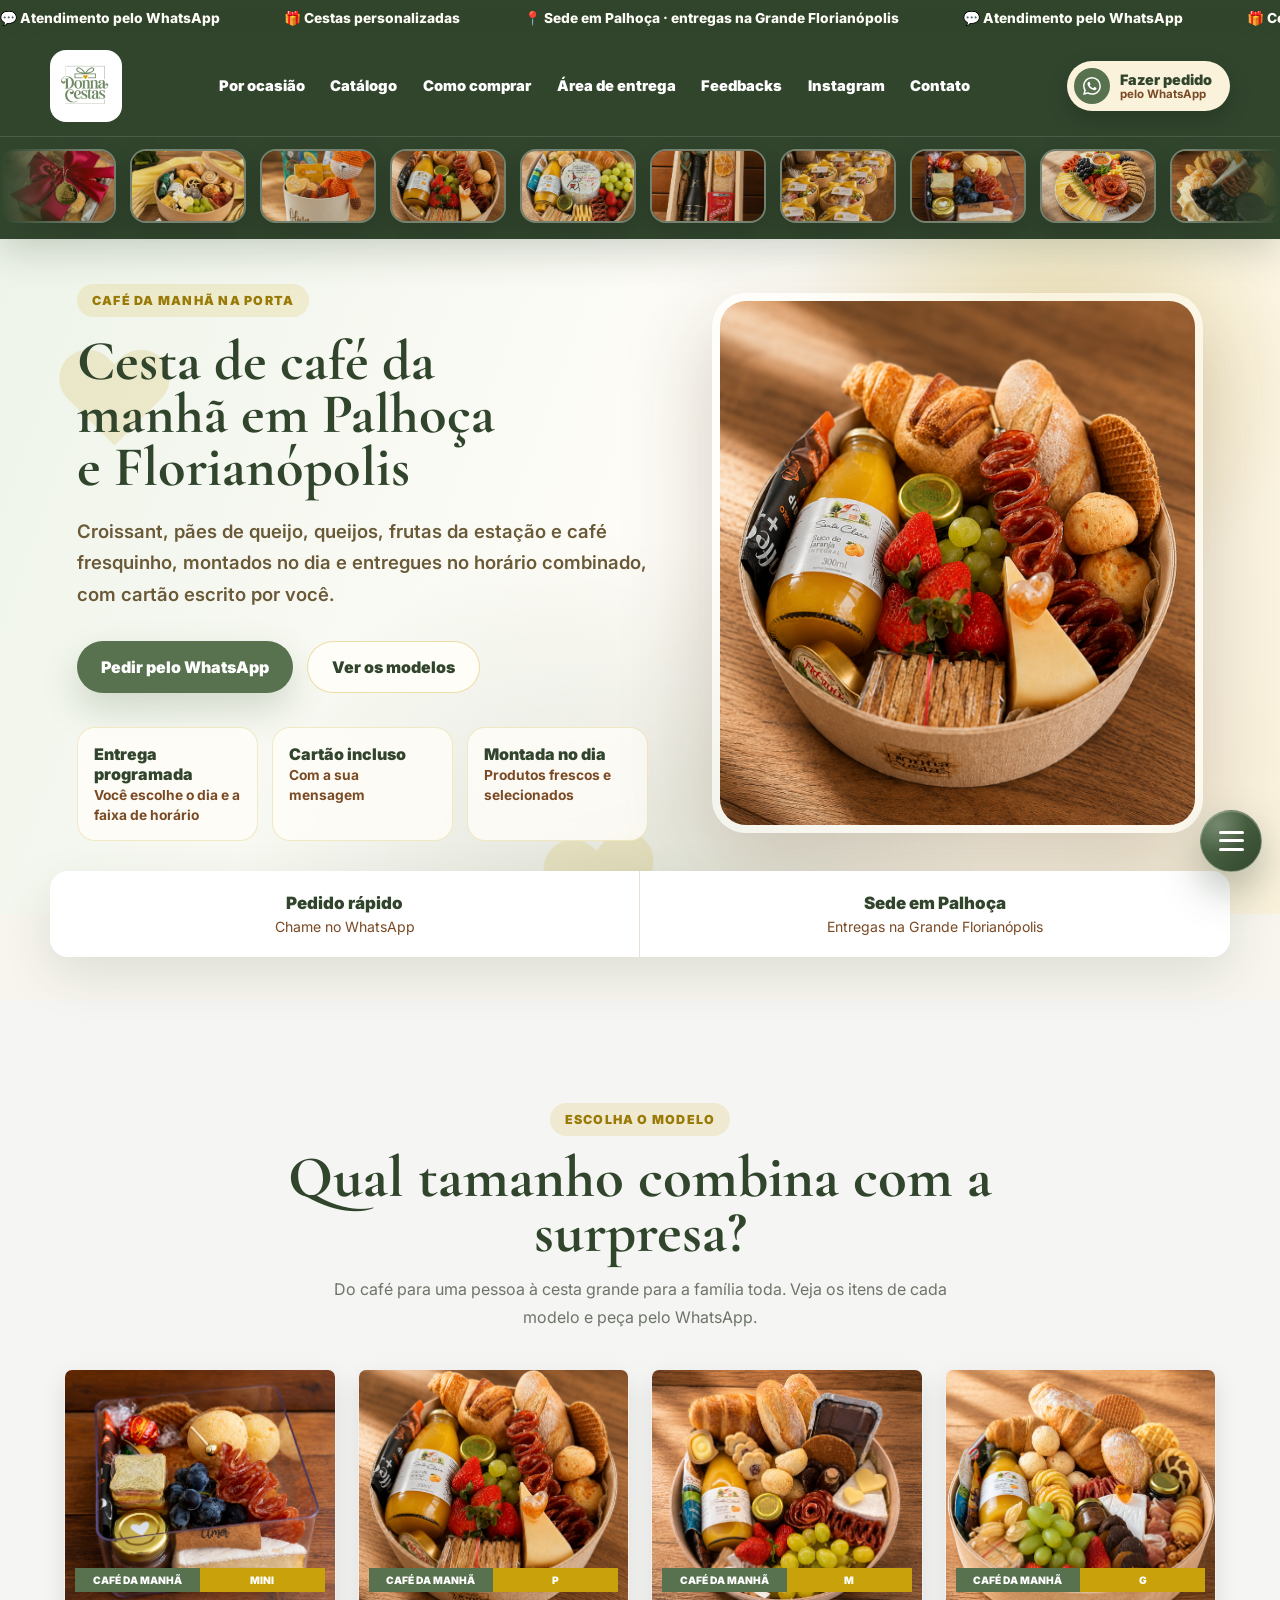
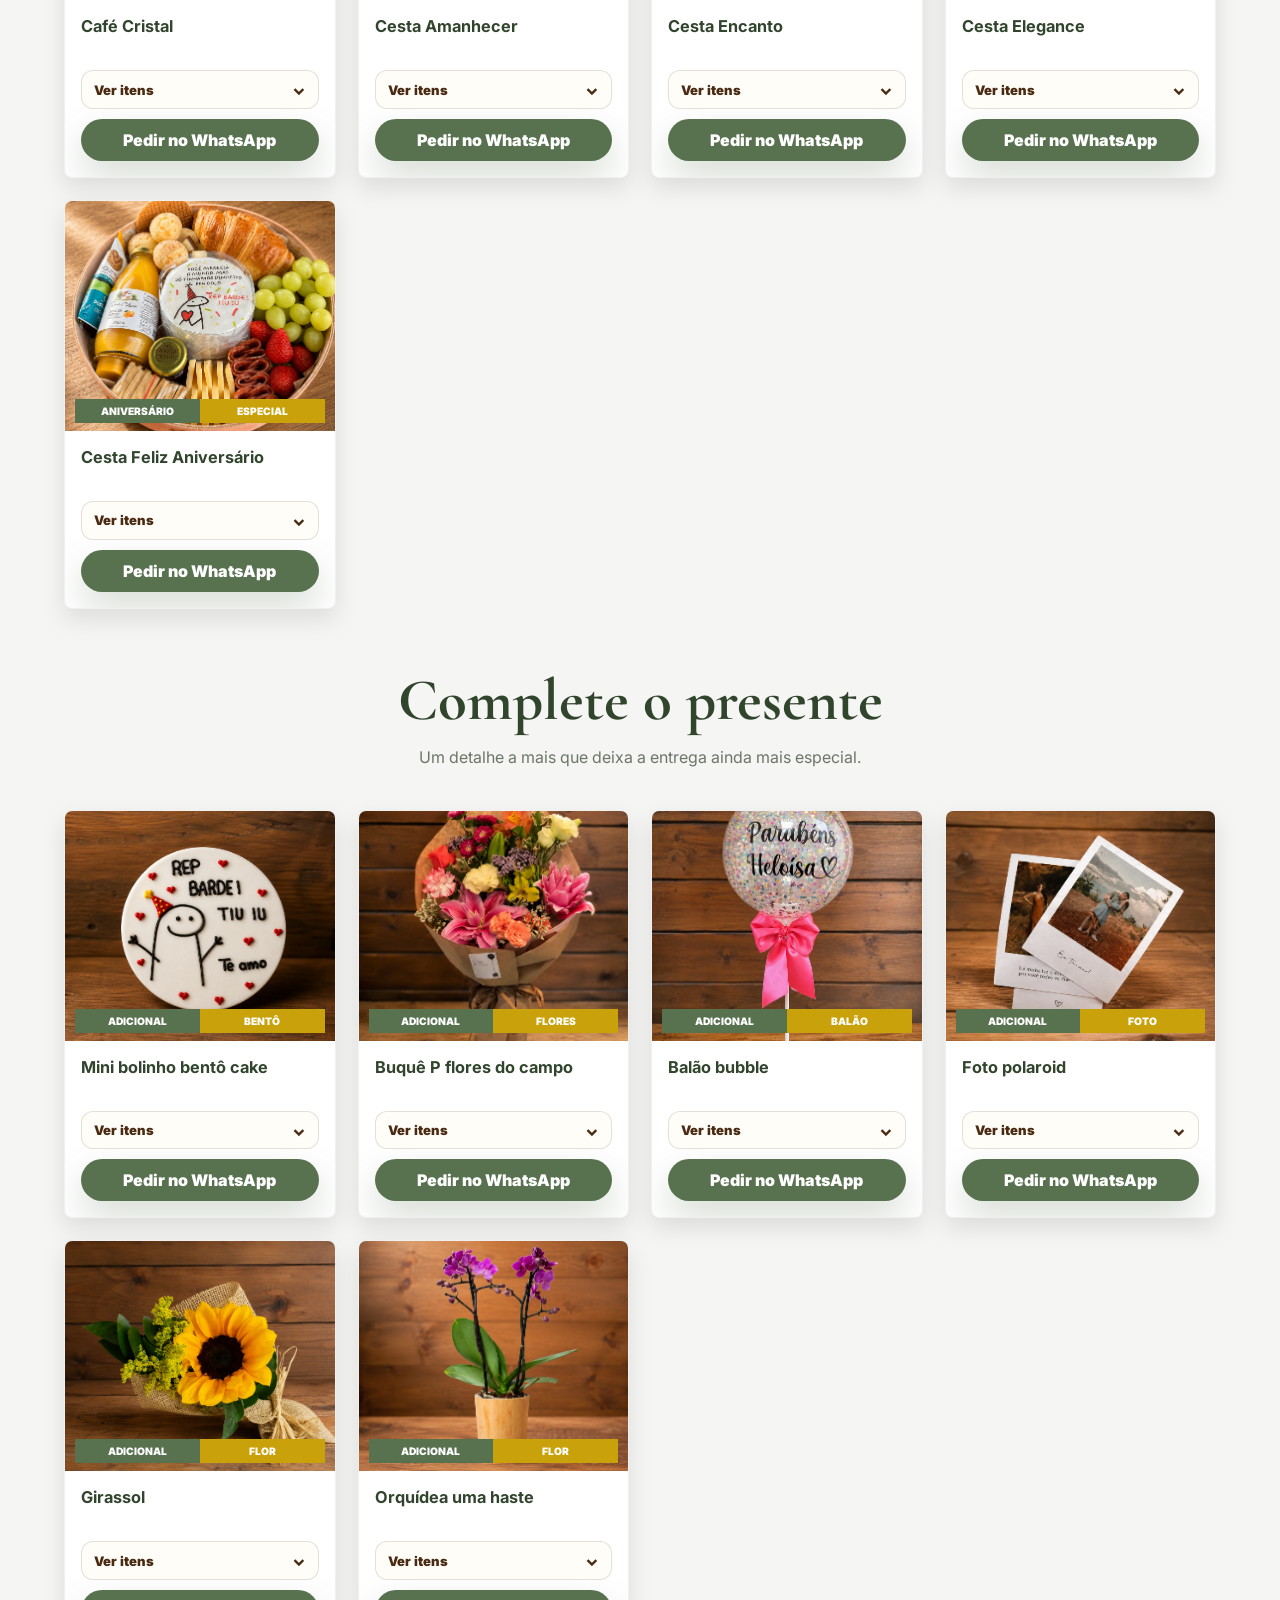
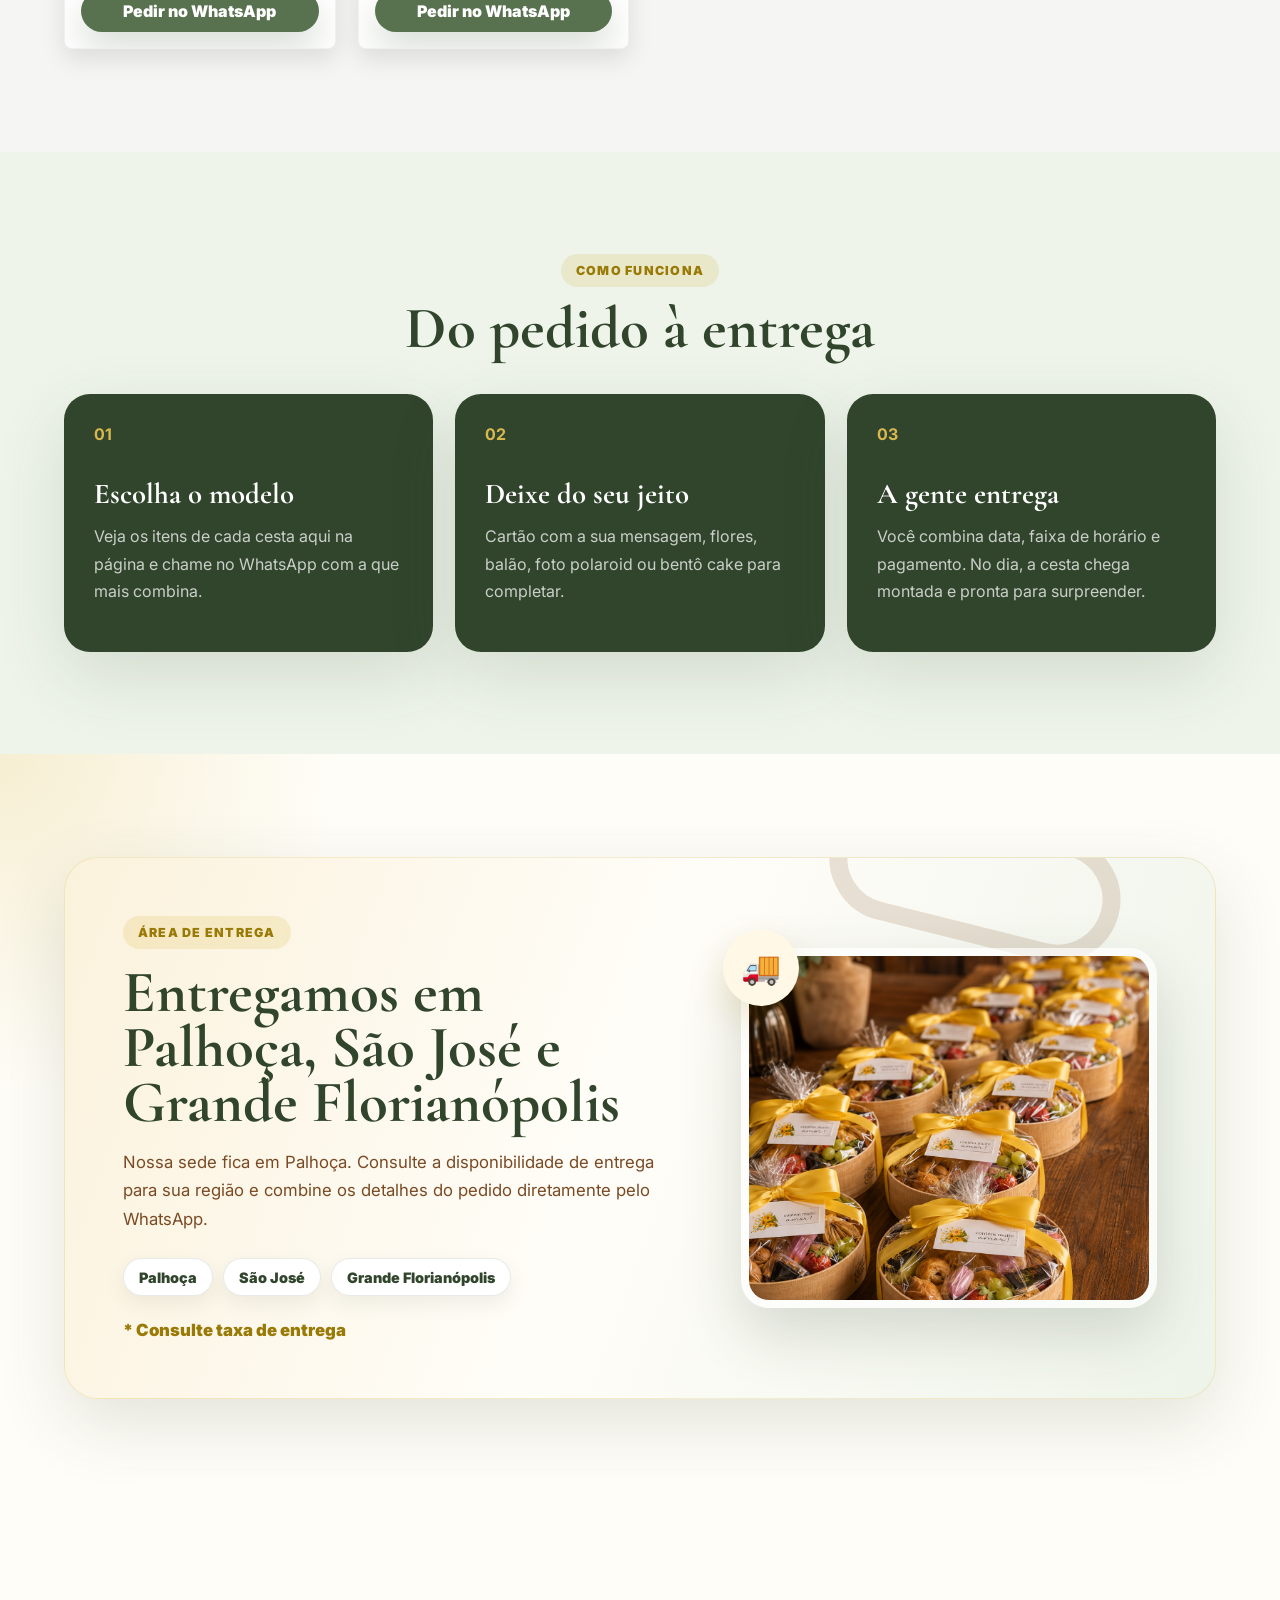
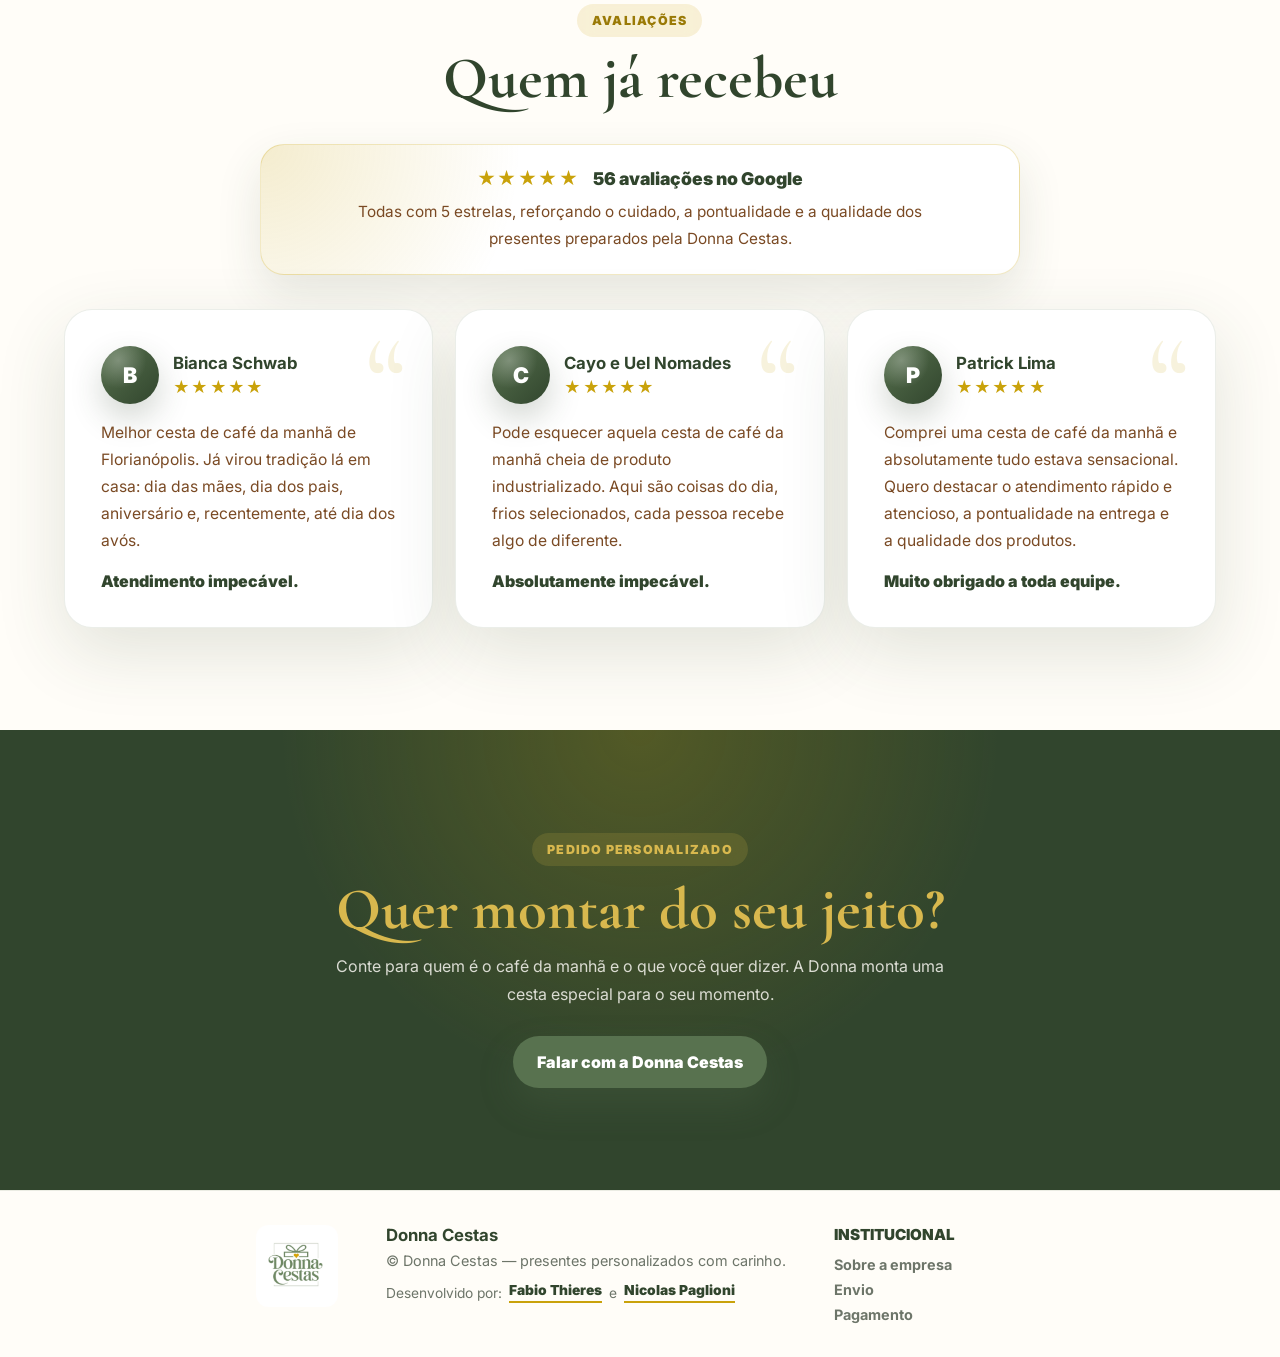
<file: cesta-de-cafe-da-manha.html>
<!doctype html>
<html lang="pt-BR">
  <head>
    <!-- Google Tag Manager -->
    <script>
    (function(w,d,s,l,i){w[l]=w[l]||[];w[l].push({'gtm.start':
    new Date().getTime(),event:'gtm.js'});var f=d.getElementsByTagName(s)[0],
    j=d.createElement(s),dl=l!='dataLayer'?'&l='+l:'';j.async=true;j.src=
    'https://www.googletagmanager.com/gtm.js?id='+i+dl;f.parentNode.insertBefore(j,f);
    })(window,document,'script','dataLayer','GTM-N8SQ6XVD');
    </script>
    <meta charset="UTF-8" />
    <meta name="viewport" content="width=device-width, initial-scale=1.0" />
    <title>Cesta de café da manhã em Palhoça e Florianópolis | Donna Cestas</title>
    <link
      rel="shortcut icon"
      href="assets/logo-donna-cestas.jpg"
      type="image/x-icon"
    />
    <meta
      name="description"
      content="Cesta de café da manhã montada no dia e entregue em Palhoça, São José e Grande Florianópolis. Escolha o modelo e peça pelo WhatsApp, com cartão personalizado."
    />
    <link
      rel="canonical"
      href="https://www.donnacestasfloripa.com.br/cesta-de-cafe-da-manha"
    />

    <meta property="og:type" content="website" />
    <meta property="og:title" content="Cesta de café da manhã | Donna Cestas" />
    <meta
      property="og:description"
      content="Montada no dia e entregue no horário combinado em Palhoça, São José e Grande Florianópolis."
    />
    <meta
      property="og:url"
      content="https://www.donnacestasfloripa.com.br/cesta-de-cafe-da-manha"
    />
    <meta
      property="og:image"
      content="https://www.donnacestasfloripa.com.br/assets/cesta-13.jpg"
    />

    <link rel="preconnect" href="https://fonts.googleapis.com" />
    <link rel="preconnect" href="https://fonts.gstatic.com" crossorigin />
    <link
      href="https://fonts.googleapis.com/css2?family=Cormorant+Garamond:wght@600;700&family=Inter:wght@400;500;600;700;800;900&display=swap"
      rel="stylesheet"
    />

    <link rel="stylesheet" href="styles.css" />
  </head>

  <body data-theme="loja" data-landing="cafe-da-manha">
    <!-- Google Tag Manager (noscript) -->
    <noscript>
      <iframe
        src="https://www.googletagmanager.com/ns.html?id=GTM-N8SQ6XVD"
        height="0"
        width="0"
        style="display:none;visibility:hidden"
      ></iframe>
    </noscript>

    <div class="sales-bar">
      <div class="letreiro-container">
        <div class="letreiro-track">
          <span>💬 Atendimento pelo WhatsApp</span>
          <span>🎁 Cestas personalizadas</span>
          <span>📍 Sede em Palhoça · entregas na Grande Florianópolis</span>
        </div>

        <div class="letreiro-track">
          <span>💬 Atendimento pelo WhatsApp</span>
          <span>🎁 Cestas personalizadas</span>
          <span>📍 Sede em Palhoça · entregas na Grande Florianópolis</span>
        </div>
      </div>
    </div>

    <header class="site-header">
      <div class="header-main">
        <a href="/" class="brand" aria-label="Donna Cestas">
          <img src="assets/logo-donna-cestas.jpg" alt="Donna Cestas" />
        </a>

        <nav class="nav" id="nav">
          <a href="/#ocasioes" id="navOcasioesLink">Por ocasião</a>
          <a href="/#produtos" id="navProductsLink">Catálogo</a>
          <a href="#como-funciona">Como comprar</a>
          <a href="#area-entrega">Área de entrega</a>
          <a href="#feedbacks">Feedbacks</a>
          <a href="/#instagram">Instagram</a>
          <a href="#contato">Contato</a>
        </nav>

        <a
          class="account-link"
          id="headerWhatsapp"
          target="_blank"
          rel="noopener"
        >
          <span class="account-icon">
            <svg
              width="24px"
              height="24px"
              viewBox="0 0 16 16"
              xmlns="http://www.w3.org/2000/svg"
              fill="#fff"
              class="bi bi-whatsapp"
              stroke="#fff"
              stroke-width="0.00016"
            >
              <g id="SVGRepo_bgCarrier" stroke-width="0"></g>
              <g
                id="SVGRepo_tracerCarrier"
                stroke-linecap="round"
                stroke-linejoin="round"
                stroke="#CCCCCC"
                stroke-width="0.032"
              ></g>
              <g id="SVGRepo_iconCarrier">
                <path
                  d="M13.601 2.326A7.854 7.854 0 0 0 7.994 0C3.627 0 .068 3.558.064 7.926c0 1.399.366 2.76 1.057 3.965L0 16l4.204-1.102a7.933 7.933 0 0 0 3.79.965h.004c4.368 0 7.926-3.558 7.93-7.93A7.898 7.898 0 0 0 13.6 2.326zM7.994 14.521a6.573 6.573 0 0 1-3.356-.92l-.24-.144-2.494.654.666-2.433-.156-.251a6.56 6.56 0 0 1-1.007-3.505c0-3.626 2.957-6.584 6.591-6.584a6.56 6.56 0 0 1 4.66 1.931 6.557 6.557 0 0 1 1.928 4.66c-.004 3.639-2.961 6.592-6.592 6.592zm3.615-4.934c-.197-.099-1.17-.578-1.353-.646-.182-.065-.315-.099-.445.099-.133.197-.513.646-.627.775-.114.133-.232.148-.43.05-.197-.1-.836-.308-1.592-.985-.59-.525-.985-1.175-1.103-1.372-.114-.198-.011-.304.088-.403.087-.088.197-.232.296-.346.1-.114.133-.198.198-.33.065-.134.034-.248-.015-.347-.05-.099-.445-1.076-.612-1.47-.16-.389-.323-.335-.445-.34-.114-.007-.247-.007-.38-.007a.729.729 0 0 0-.529.247c-.182.198-.691.677-.691 1.654 0 .977.71 1.916.81 2.049.098.133 1.394 2.132 3.383 2.992.47.205.84.326 1.129.418.475.152.904.129 1.246.08.38-.058 1.171-.48 1.338-.943.164-.464.164-.86.114-.943-.049-.084-.182-.133-.38-.232z"
                ></path>
              </g>
            </svg>
          </span>

          <span class="account-text">
            <strong>Fazer pedido</strong>
            <small>pelo WhatsApp</small>
          </span>
        </a>

        <button class="menu-button" id="menuButton" aria-label="Abrir menu">
          ☰
        </button>
      </div>

      <div class="header-photo-marquee" aria-hidden="true">
        <div class="header-photo-track" id="headerPhotoTrack">
          <img src="assets/cesta-01.jpg" alt="" />
          <img src="assets/cesta-06.jpg" alt="" />
          <img src="assets/cesta-12.jpg" alt="" />
          <img src="assets/cesta-13.jpg" alt="" />
          <img src="assets/cesta-17.jpg" alt="" />
          <img src="assets/cesta-21.jpg" alt="" />
          <img src="assets/cesta-24.jpg" alt="" />
          <img src="assets/cesta-26.jpg" alt="" />
          <img src="assets/tabua-casal.jpg" alt="" />
          <img src="assets/tabua-mimo.jpg" alt="" />

          <img src="assets/cesta-01.jpg" alt="" />
          <img src="assets/cesta-06.jpg" alt="" />
          <img src="assets/cesta-12.jpg" alt="" />
          <img src="assets/cesta-13.jpg" alt="" />
          <img src="assets/cesta-17.jpg" alt="" />
          <img src="assets/cesta-21.jpg" alt="" />
          <img src="assets/cesta-24.jpg" alt="" />
          <img src="assets/cesta-26.jpg" alt="" />
          <img src="assets/tabua-casal.jpg" alt="" />
          <img src="assets/tabua-mimo.jpg" alt="" />
        </div>
      </div>
    </header>

    <main>
      <section class="campaign-hero" id="inicio">
        <div class="hero-copy">
          <span class="campaign-pill">café da manhã na porta</span>

          <h1>Cesta de café da manhã em Palhoça e Florianópolis</h1>

          <p>
            Croissant, pães de queijo, queijos, frutas da estação e café
            fresquinho, montados no dia e entregues no horário combinado, com
            cartão escrito por você.
          </p>

          <div class="hero-actions">
            <a class="btn primary" id="heroWhatsapp" target="_blank" rel="noopener">
              Pedir pelo WhatsApp
            </a>

            <a class="btn secondary" href="#modelos">Ver os modelos</a>
          </div>

          <div class="hero-selling-points">
            <div>
              <strong>Entrega programada</strong>
              <span>Você escolhe o dia e a faixa de horário</span>
            </div>

            <div>
              <strong>Cartão incluso</strong>
              <span>Com a sua mensagem</span>
            </div>

            <div>
              <strong>Montada no dia</strong>
              <span>Produtos frescos e selecionados</span>
            </div>
          </div>
        </div>

        <div class="hero-product">
          <img
            src="assets/cesta-13.jpg"
            alt="Cesta de café da manhã da Donna Cestas com croissant, frutas e suco"
          />
        </div>
      </section>

      <section class="purchase-strip">
        <div>
          <strong>Pedido rápido</strong>
          <span>Chame no WhatsApp</span>
        </div>

        <div>
          <strong>Sede em Palhoça</strong>
          <span>Entregas na Grande Florianópolis</span>
        </div>
      </section>

      <section class="section products-section" id="modelos">
        <div class="section-heading">
          <span class="eyebrow">escolha o modelo</span>

          <h2>Qual tamanho combina com a surpresa?</h2>

          <p>
            Do café para uma pessoa à cesta grande para a família toda. Veja os
            itens de cada modelo e peça pelo WhatsApp.
          </p>
        </div>

        <div class="products-grid" id="landingGrid"></div>

        <div class="section-heading landing-addons-heading">
          <h2>Complete o presente</h2>

          <p>Um detalhe a mais que deixa a entrega ainda mais especial.</p>
        </div>

        <div class="products-grid" id="landingAddons"></div>
      </section>

      <section class="section steps" id="como-funciona">
        <div class="section-heading">
          <span class="eyebrow">como funciona</span>
          <h2>Do pedido à entrega</h2>
        </div>

        <div class="steps-grid">
          <article class="step">
            <strong>01</strong>
            <h3>Escolha o modelo</h3>
            <p>
              Veja os itens de cada cesta aqui na página e chame no WhatsApp
              com a que mais combina.
            </p>
          </article>

          <article class="step">
            <strong>02</strong>
            <h3>Deixe do seu jeito</h3>
            <p>
              Cartão com a sua mensagem, flores, balão, foto polaroid ou bentô
              cake para completar.
            </p>
          </article>

          <article class="step">
            <strong>03</strong>
            <h3>A gente entrega</h3>
            <p>
              Você combina data, faixa de horário e pagamento. No dia, a cesta
              chega montada e pronta para surpreender.
            </p>
          </article>
        </div>
      </section>

      <section class="section delivery-area-section" id="area-entrega">
        <div class="delivery-area-card">
          <div class="delivery-area-content">
            <span class="eyebrow">área de entrega</span>

            <h2>Entregamos em Palhoça, São José e Grande Florianópolis</h2>

            <p>
              Nossa sede fica em Palhoça. Consulte a disponibilidade de entrega
              para sua região e combine os detalhes do pedido diretamente pelo
              WhatsApp.
            </p>

            <div class="delivery-cities">
              <span>Palhoça</span>
              <span>São José</span>
              <span>Grande Florianópolis</span>
            </div>

            <strong class="delivery-note"> * Consulte taxa de entrega </strong>
          </div>

          <div class="delivery-area-visual">
            <div class="delivery-icon">🚚</div>
            <img src="assets/cesta-24.jpg" alt="Cesta Donna Cestas para entrega" />
          </div>
        </div>
      </section>

      <section class="section landing-proof" id="feedbacks">
        <div class="section-heading">
          <span class="eyebrow">avaliações</span>
          <h2>Quem já recebeu</h2>
        </div>

        <div class="google-rating-card">
          <div>
            <span>★★★★★</span>
            <strong>56 avaliações no Google</strong>
          </div>

          <p>
            Todas com 5 estrelas, reforçando o cuidado, a pontualidade e a
            qualidade dos presentes preparados pela Donna Cestas.
          </p>
        </div>

        <div class="landing-feedbacks">
          <article class="feedback-card">
            <div class="feedback-header">
              <div class="feedback-avatar">B</div>
              <div>
                <h3>Bianca Schwab</h3>
                <div class="feedback-stars" aria-label="5 estrelas">★★★★★</div>
              </div>
            </div>

            <p>
              Melhor cesta de café da manhã de Florianópolis. Já virou tradição
              lá em casa: dia das mães, dia dos pais, aniversário e,
              recentemente, até dia dos avós.
            </p>

            <strong>Atendimento impecável.</strong>
          </article>

          <article class="feedback-card">
            <div class="feedback-header">
              <div class="feedback-avatar">C</div>
              <div>
                <h3>Cayo e Uel Nomades</h3>
                <div class="feedback-stars" aria-label="5 estrelas">★★★★★</div>
              </div>
            </div>

            <p>
              Pode esquecer aquela cesta de café da manhã cheia de produto
              industrializado. Aqui são coisas do dia, frios selecionados, cada
              pessoa recebe algo de diferente.
            </p>

            <strong>Absolutamente impecável.</strong>
          </article>

          <article class="feedback-card">
            <div class="feedback-header">
              <div class="feedback-avatar">P</div>
              <div>
                <h3>Patrick Lima</h3>
                <div class="feedback-stars" aria-label="5 estrelas">★★★★★</div>
              </div>
            </div>

            <p>
              Comprei uma cesta de café da manhã e absolutamente tudo estava
              sensacional. Quero destacar o atendimento rápido e atencioso, a
              pontualidade na entrega e a qualidade dos produtos.
            </p>

            <strong>Muito obrigado a toda equipe.</strong>
          </article>
        </div>
      </section>

      <section class="final-cta section" id="contato">
        <span class="eyebrow">pedido personalizado</span>

        <h2>Quer montar do seu jeito?</h2>

        <p>
          Conte para quem é o café da manhã e o que você quer dizer. A Donna
          monta uma cesta especial para o seu momento.
        </p>

        <a class="btn primary" id="finalWhatsapp" target="_blank" rel="noopener">
          Falar com a Donna Cestas
        </a>
      </section>
    </main>

    <footer class="footer">
      <img src="assets/logo-donna-cestas.jpg" alt="Donna Cestas" />

      <div class="footer-content">
        <strong>Donna Cestas</strong>

        <p>© Donna Cestas — presentes personalizados com carinho.</p>

        <div class="footer-developed">
          <span>Desenvolvido por:</span>

          <a
            href="https://br.linkedin.com/in/fabio-thieres-00b320265"
            target="_blank"
            rel="noopener"
          >
            Fabio Thieres
          </a>

          <span>e</span>

          <a
            href="https://br.linkedin.com/in/nicolas-pietro-paglioni-0287a2369"
            target="_blank"
            rel="noopener"
          >
            Nicolas Paglioni
          </a>
        </div>
      </div>

      <div class="footer-institutional">
        <strong>Institucional</strong>

        <a href="/" data-home-page="sobre">Sobre a empresa</a>
        <a href="/" data-home-page="envio">Envio</a>
        <a href="/" data-home-page="pagamento">Pagamento</a>
      </div>
    </footer>

    <div class="floating-social">
      <div class="social-options" id="socialOptions">
        <a
          class="instagram-float"
          data-instagram
          target="_blank"
          rel="noopener"
          aria-label="Abrir Instagram"
        >
          <svg width="40px" height="40px" viewBox="0 0 24 24" fill="none">
            <path
              fill="#fff"
              d="M7.75 2h8.5A5.76 5.76 0 0 1 22 7.75v8.5A5.76 5.76 0 0 1 16.25 22h-8.5A5.76 5.76 0 0 1 2 16.25v-8.5A5.76 5.76 0 0 1 7.75 2Zm0 2A3.75 3.75 0 0 0 4 7.75v8.5A3.75 3.75 0 0 0 7.75 20h8.5A3.75 3.75 0 0 0 20 16.25v-8.5A3.75 3.75 0 0 0 16.25 4h-8.5Zm8.75 2.5a1 1 0 1 1 0 2 1 1 0 0 1 0-2ZM12 7a5 5 0 1 1 0 10 5 5 0 0 1 0-10Zm0 2a3 3 0 1 0 0 6 3 3 0 0 0 0-6Z"
            />
          </svg>
        </a>

        <a
          class="whatsapp-float"
          id="floatWhatsapp"
          target="_blank"
          rel="noopener"
          aria-label="Falar no WhatsApp"
        >
          <svg
            width="24px"
            height="24px"
            viewBox="0 0 16 16"
            xmlns="http://www.w3.org/2000/svg"
            fill="#fff"
            class="bi bi-whatsapp"
            stroke="#fff"
            stroke-width="0.00016"
          >
            <g id="SVGRepo_bgCarrier" stroke-width="0"></g>
            <g
              id="SVGRepo_tracerCarrier"
              stroke-linecap="round"
              stroke-linejoin="round"
              stroke="#CCCCCC"
              stroke-width="0.032"
            ></g>
            <g id="SVGRepo_iconCarrier">
              <path
                d="M13.601 2.326A7.854 7.854 0 0 0 7.994 0C3.627 0 .068 3.558.064 7.926c0 1.399.366 2.76 1.057 3.965L0 16l4.204-1.102a7.933 7.933 0 0 0 3.79.965h.004c4.368 0 7.926-3.558 7.93-7.93A7.898 7.898 0 0 0 13.6 2.326zM7.994 14.521a6.573 6.573 0 0 1-3.356-.92l-.24-.144-2.494.654.666-2.433-.156-.251a6.56 6.56 0 0 1-1.007-3.505c0-3.626 2.957-6.584 6.591-6.584a6.56 6.56 0 0 1 4.66 1.931 6.557 6.557 0 0 1 1.928 4.66c-.004 3.639-2.961 6.592-6.592 6.592zm3.615-4.934c-.197-.099-1.17-.578-1.353-.646-.182-.065-.315-.099-.445.099-.133.197-.513.646-.627.775-.114.133-.232.148-.43.05-.197-.1-.836-.308-1.592-.985-.59-.525-.985-1.175-1.103-1.372-.114-.198-.011-.304.088-.403.087-.088.197-.232.296-.346.1-.114.133-.198.198-.33.065-.134.034-.248-.015-.347-.05-.099-.445-1.076-.612-1.47-.16-.389-.323-.335-.445-.34-.114-.007-.247-.007-.38-.007a.729.729 0 0 0-.529.247c-.182.198-.691.677-.691 1.654 0 .977.71 1.916.81 2.049.098.133 1.394 2.132 3.383 2.992.47.205.84.326 1.129.418.475.152.904.129 1.246.08.38-.058 1.171-.48 1.338-.943.164-.464.164-.86.114-.943-.049-.084-.182-.133-.38-.232z"
              ></path>
            </g>
          </svg>
        </a>
      </div>

      <button
        class="social-toggle"
        id="socialToggle"
        aria-label="Abrir contatos"
        type="button"
      >
        <span class="social-toggle-icon">
          <span></span>
          <span></span>
          <span></span>
        </span>
      </button>
    </div>


    <script src="script.js"></script>
  </body>
</html>
</file>
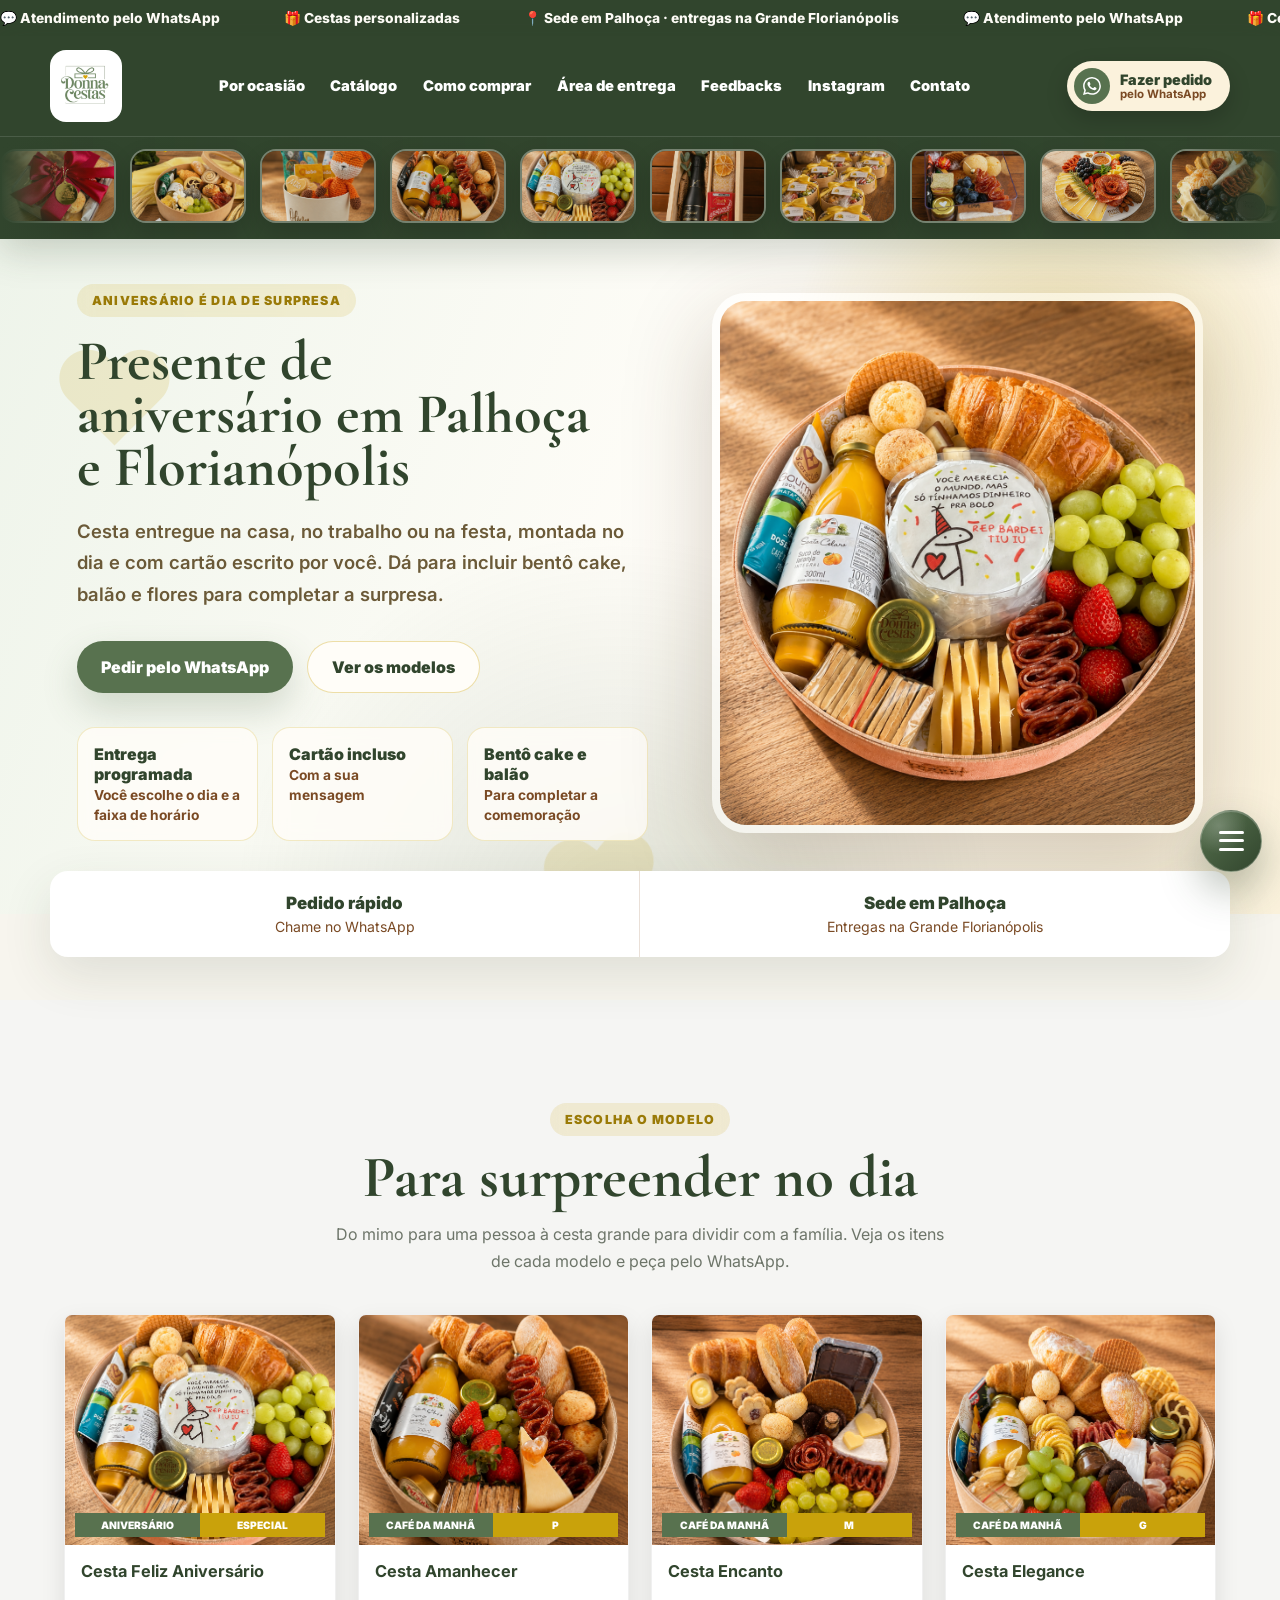
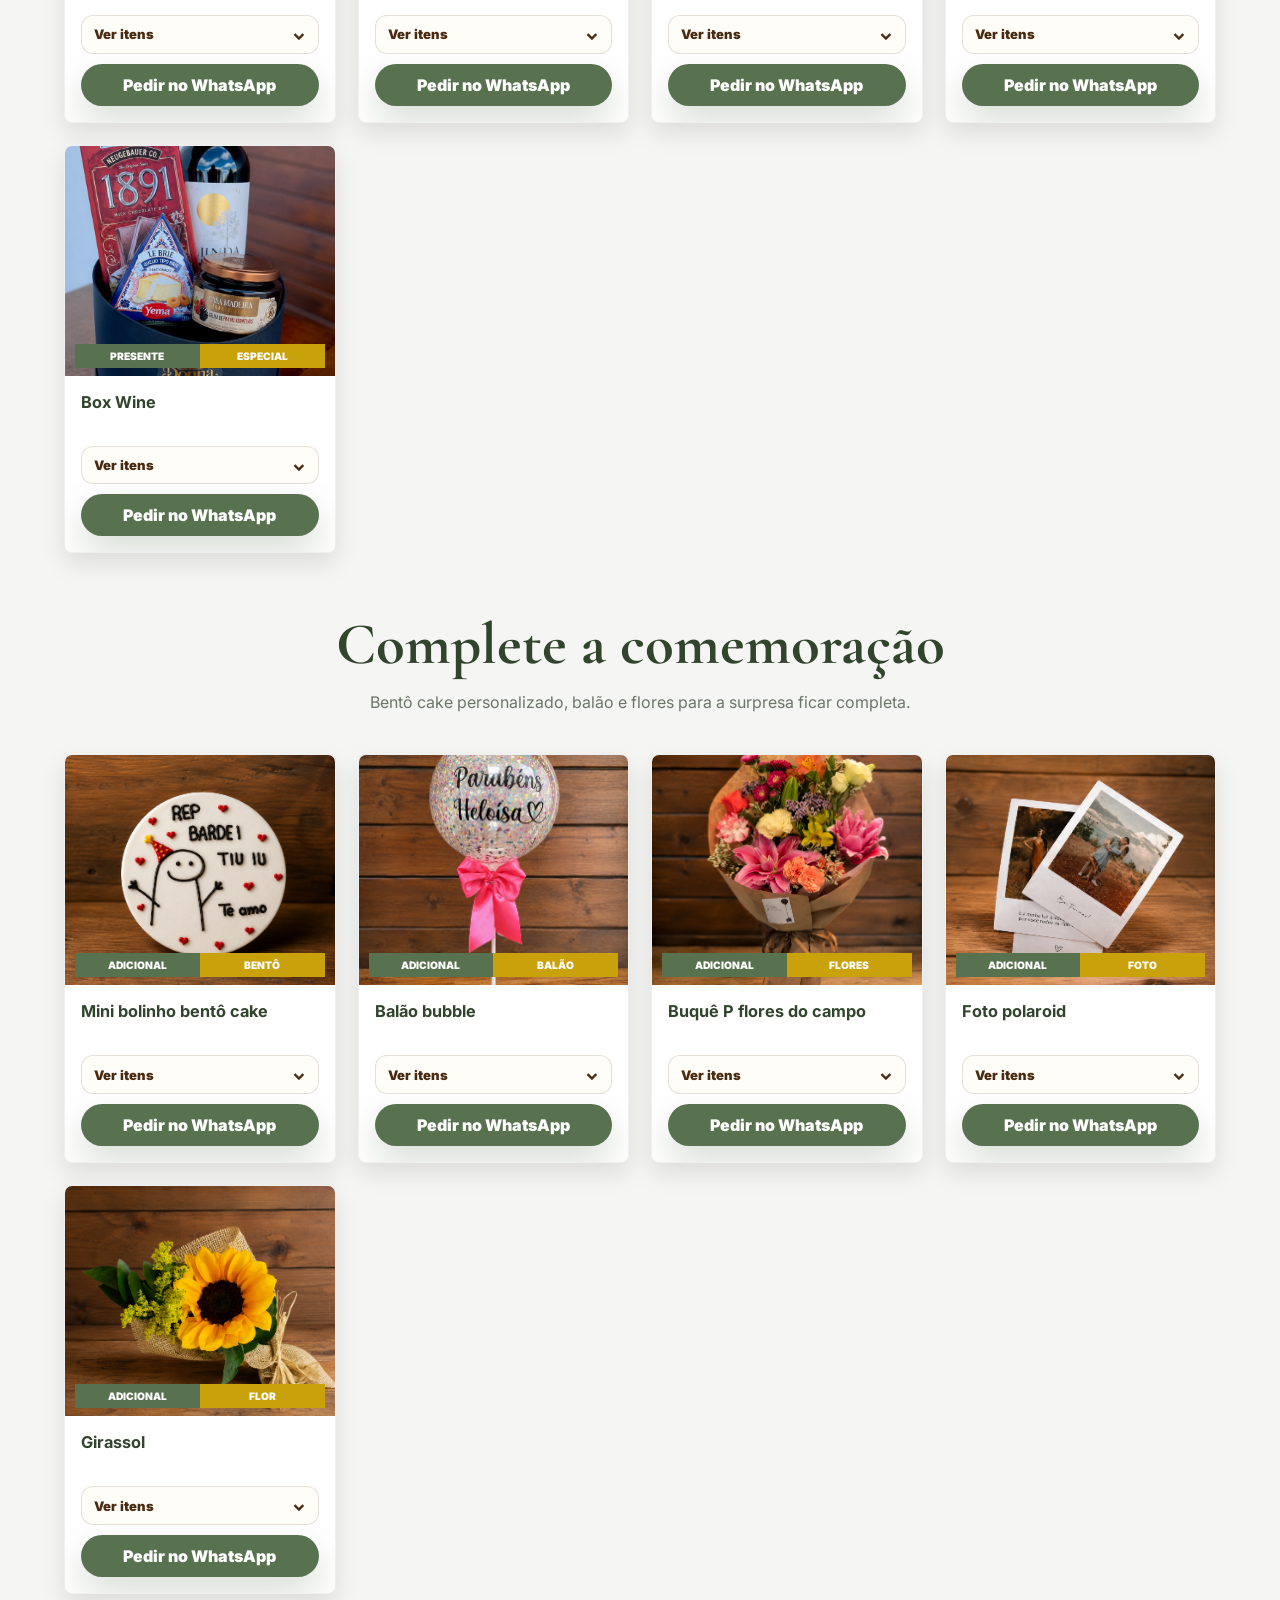
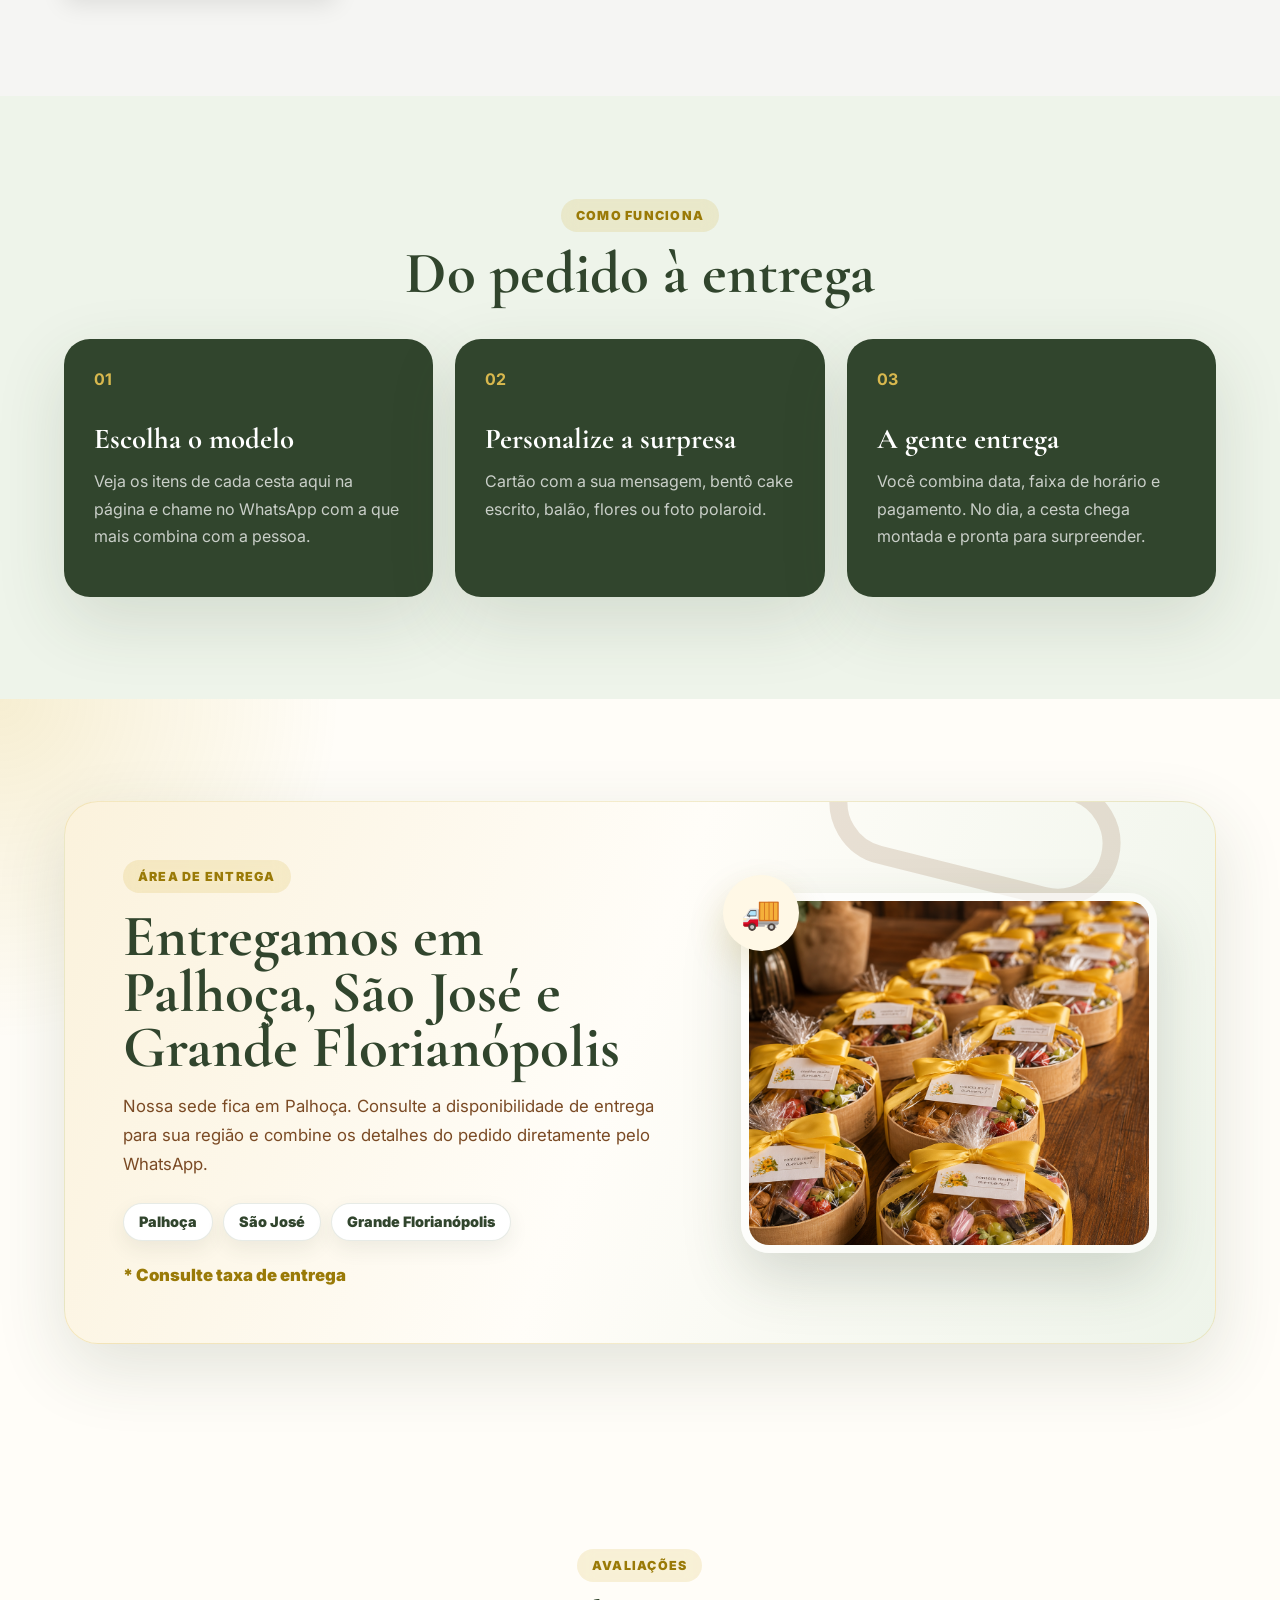
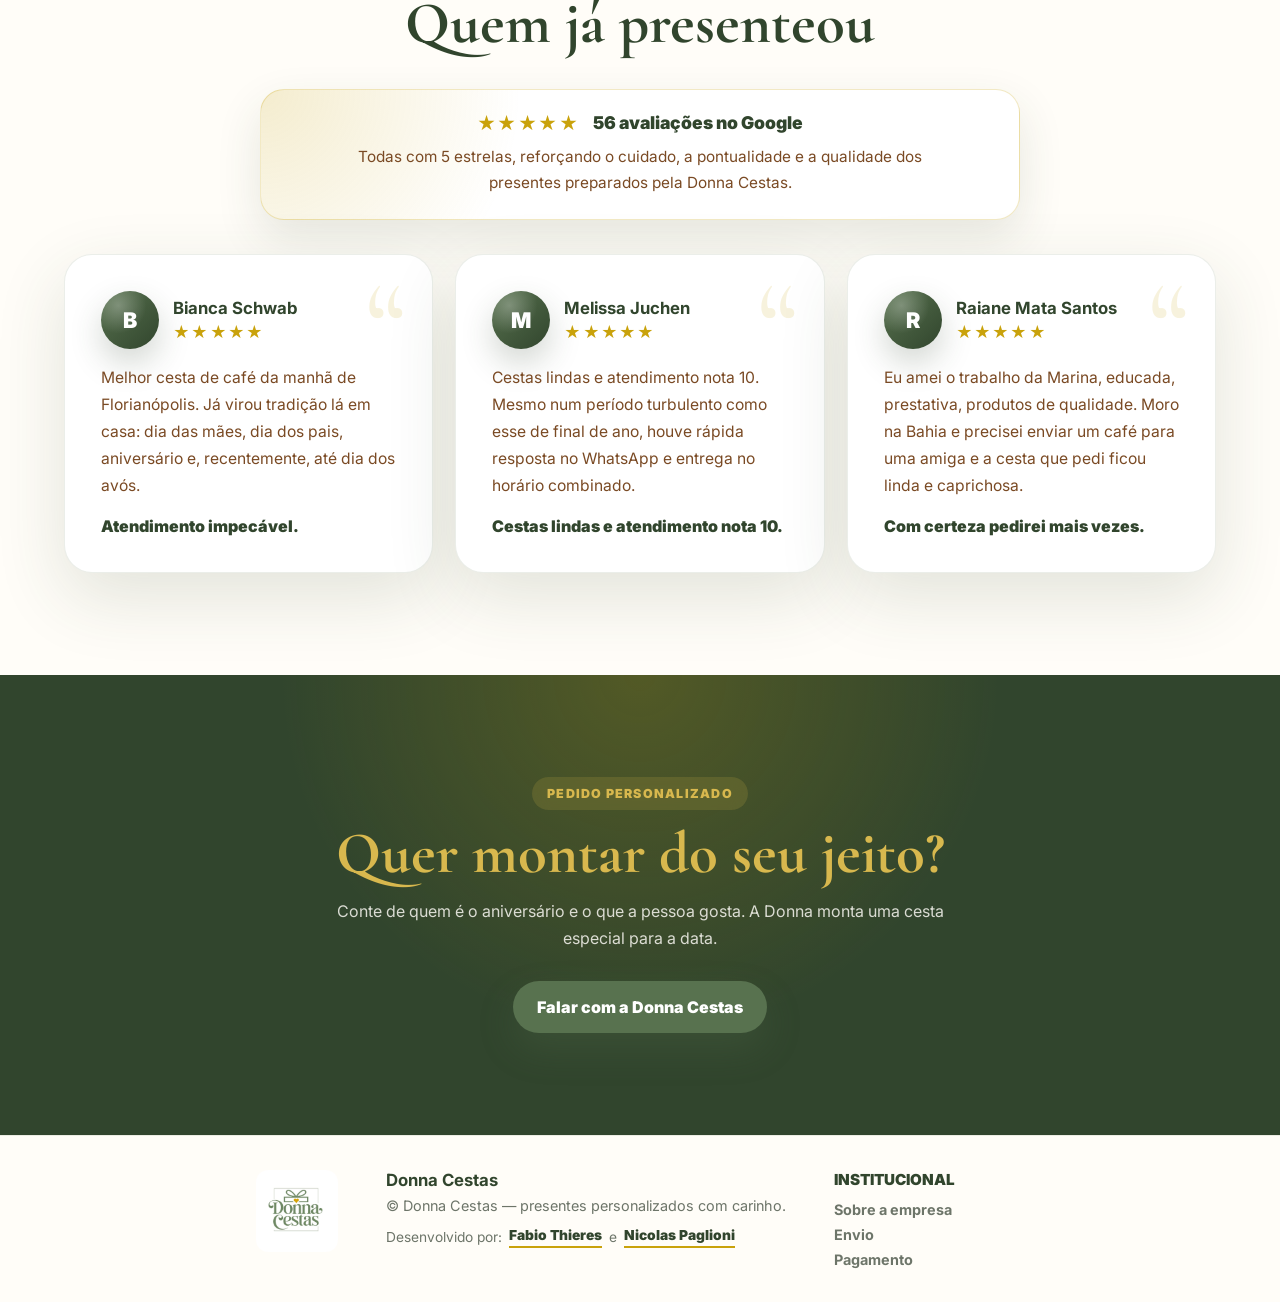
<file: presente-de-aniversario.html>
<!doctype html>
<html lang="pt-BR">
  <head>
    <!-- Google Tag Manager -->
    <script>
    (function(w,d,s,l,i){w[l]=w[l]||[];w[l].push({'gtm.start':
    new Date().getTime(),event:'gtm.js'});var f=d.getElementsByTagName(s)[0],
    j=d.createElement(s),dl=l!='dataLayer'?'&l='+l:'';j.async=true;j.src=
    'https://www.googletagmanager.com/gtm.js?id='+i+dl;f.parentNode.insertBefore(j,f);
    })(window,document,'script','dataLayer','GTM-N8SQ6XVD');
    </script>
    <!-- End Google Tag Manager -->
    <meta charset="UTF-8" />
    <meta name="viewport" content="width=device-width, initial-scale=1.0" />
    <title>Presente de aniversário em Palhoça e Florianópolis | Donna Cestas</title>
    <link
      rel="shortcut icon"
      href="assets/logo-donna-cestas.jpg"
      type="image/x-icon"
    />
    <meta
      name="description"
      content="Presente de aniversário entregue em Palhoça, São José e Grande Florianópolis: cesta montada no dia, com cartão personalizado, bentô cake e balão. Peça pelo WhatsApp."
    />
    <link
      rel="canonical"
      href="https://www.donnacestasfloripa.com.br/presente-de-aniversario"
    />

    <meta property="og:type" content="website" />
    <meta property="og:title" content="Presente de aniversário | Donna Cestas" />
    <meta
      property="og:description"
      content="Cesta de aniversário montada no dia e entregue no horário combinado em Palhoça, São José e Grande Florianópolis."
    />
    <meta
      property="og:url"
      content="https://www.donnacestasfloripa.com.br/presente-de-aniversario"
    />
    <meta
      property="og:image"
      content="https://www.donnacestasfloripa.com.br/assets/cesta-17.jpg"
    />

    <link rel="preconnect" href="https://fonts.googleapis.com" />
    <link rel="preconnect" href="https://fonts.gstatic.com" crossorigin />
    <link
      href="https://fonts.googleapis.com/css2?family=Cormorant+Garamond:wght@600;700&family=Inter:wght@400;500;600;700;800;900&display=swap"
      rel="stylesheet"
    />

    <link rel="stylesheet" href="styles.css" />
  </head>

  <body data-theme="loja" data-landing="aniversario">
    <!-- Google Tag Manager (noscript) -->
    <noscript>
      <iframe
        src="https://www.googletagmanager.com/ns.html?id=GTM-N8SQ6XVD"
        height="0"
        width="0"
        style="display:none;visibility:hidden"
      ></iframe>
    </noscript>
    <!-- End Google Tag Manager (noscript) -->

    <div class="sales-bar">
      <div class="letreiro-container">
        <div class="letreiro-track">
          <span>💬 Atendimento pelo WhatsApp</span>
          <span>🎁 Cestas personalizadas</span>
          <span>📍 Sede em Palhoça · entregas na Grande Florianópolis</span>
        </div>

        <div class="letreiro-track">
          <span>💬 Atendimento pelo WhatsApp</span>
          <span>🎁 Cestas personalizadas</span>
          <span>📍 Sede em Palhoça · entregas na Grande Florianópolis</span>
        </div>
      </div>
    </div>

    <header class="site-header">
      <div class="header-main">
        <a href="/" class="brand" aria-label="Donna Cestas">
          <img src="assets/logo-donna-cestas.jpg" alt="Donna Cestas" />
        </a>

        <nav class="nav" id="nav">
          <a href="/#ocasioes" id="navOcasioesLink">Por ocasião</a>
          <a href="/#produtos" id="navProductsLink">Catálogo</a>
          <a href="#como-funciona">Como comprar</a>
          <a href="#area-entrega">Área de entrega</a>
          <a href="#feedbacks">Feedbacks</a>
          <a href="/#instagram">Instagram</a>
          <a href="#contato">Contato</a>
        </nav>

        <a
          class="account-link"
          id="headerWhatsapp"
          target="_blank"
          rel="noopener"
        >
          <span class="account-icon">
            <svg
              width="24px"
              height="24px"
              viewBox="0 0 16 16"
              xmlns="http://www.w3.org/2000/svg"
              fill="#fff"
              class="bi bi-whatsapp"
              stroke="#fff"
              stroke-width="0.00016"
            >
              <g id="SVGRepo_bgCarrier" stroke-width="0"></g>
              <g
                id="SVGRepo_tracerCarrier"
                stroke-linecap="round"
                stroke-linejoin="round"
                stroke="#CCCCCC"
                stroke-width="0.032"
              ></g>
              <g id="SVGRepo_iconCarrier">
                <path
                  d="M13.601 2.326A7.854 7.854 0 0 0 7.994 0C3.627 0 .068 3.558.064 7.926c0 1.399.366 2.76 1.057 3.965L0 16l4.204-1.102a7.933 7.933 0 0 0 3.79.965h.004c4.368 0 7.926-3.558 7.93-7.93A7.898 7.898 0 0 0 13.6 2.326zM7.994 14.521a6.573 6.573 0 0 1-3.356-.92l-.24-.144-2.494.654.666-2.433-.156-.251a6.56 6.56 0 0 1-1.007-3.505c0-3.626 2.957-6.584 6.591-6.584a6.56 6.56 0 0 1 4.66 1.931 6.557 6.557 0 0 1 1.928 4.66c-.004 3.639-2.961 6.592-6.592 6.592zm3.615-4.934c-.197-.099-1.17-.578-1.353-.646-.182-.065-.315-.099-.445.099-.133.197-.513.646-.627.775-.114.133-.232.148-.43.05-.197-.1-.836-.308-1.592-.985-.59-.525-.985-1.175-1.103-1.372-.114-.198-.011-.304.088-.403.087-.088.197-.232.296-.346.1-.114.133-.198.198-.33.065-.134.034-.248-.015-.347-.05-.099-.445-1.076-.612-1.47-.16-.389-.323-.335-.445-.34-.114-.007-.247-.007-.38-.007a.729.729 0 0 0-.529.247c-.182.198-.691.677-.691 1.654 0 .977.71 1.916.81 2.049.098.133 1.394 2.132 3.383 2.992.47.205.84.326 1.129.418.475.152.904.129 1.246.08.38-.058 1.171-.48 1.338-.943.164-.464.164-.86.114-.943-.049-.084-.182-.133-.38-.232z"
                ></path>
              </g>
            </svg>
          </span>

          <span class="account-text">
            <strong>Fazer pedido</strong>
            <small>pelo WhatsApp</small>
          </span>
        </a>

        <button class="menu-button" id="menuButton" aria-label="Abrir menu">
          ☰
        </button>
      </div>

      <div class="header-photo-marquee" aria-hidden="true">
        <div class="header-photo-track" id="headerPhotoTrack">
          <img src="assets/cesta-01.jpg" alt="" />
          <img src="assets/cesta-06.jpg" alt="" />
          <img src="assets/cesta-12.jpg" alt="" />
          <img src="assets/cesta-13.jpg" alt="" />
          <img src="assets/cesta-17.jpg" alt="" />
          <img src="assets/cesta-21.jpg" alt="" />
          <img src="assets/cesta-24.jpg" alt="" />
          <img src="assets/cesta-26.jpg" alt="" />
          <img src="assets/tabua-casal.jpg" alt="" />
          <img src="assets/tabua-mimo.jpg" alt="" />

          <img src="assets/cesta-01.jpg" alt="" />
          <img src="assets/cesta-06.jpg" alt="" />
          <img src="assets/cesta-12.jpg" alt="" />
          <img src="assets/cesta-13.jpg" alt="" />
          <img src="assets/cesta-17.jpg" alt="" />
          <img src="assets/cesta-21.jpg" alt="" />
          <img src="assets/cesta-24.jpg" alt="" />
          <img src="assets/cesta-26.jpg" alt="" />
          <img src="assets/tabua-casal.jpg" alt="" />
          <img src="assets/tabua-mimo.jpg" alt="" />
        </div>
      </div>
    </header>

    <main>
      <section class="campaign-hero" id="inicio">
        <div class="hero-copy">
          <span class="campaign-pill">aniversário é dia de surpresa</span>

          <h1>Presente de aniversário em Palhoça e Florianópolis</h1>

          <p>
            Cesta entregue na casa, no trabalho ou na festa, montada no dia e
            com cartão escrito por você. Dá para incluir bentô cake, balão e
            flores para completar a surpresa.
          </p>

          <div class="hero-actions">
            <a class="btn primary" id="heroWhatsapp" target="_blank" rel="noopener">
              Pedir pelo WhatsApp
            </a>

            <a class="btn secondary" href="#modelos">Ver os modelos</a>
          </div>

          <div class="hero-selling-points">
            <div>
              <strong>Entrega programada</strong>
              <span>Você escolhe o dia e a faixa de horário</span>
            </div>

            <div>
              <strong>Cartão incluso</strong>
              <span>Com a sua mensagem</span>
            </div>

            <div>
              <strong>Bentô cake e balão</strong>
              <span>Para completar a comemoração</span>
            </div>
          </div>
        </div>

        <div class="hero-product">
          <img
            src="assets/cesta-17.jpg"
            alt="Cesta de aniversário da Donna Cestas com mini bolo, frutas e suco"
          />
        </div>
      </section>

      <section class="purchase-strip">
        <div>
          <strong>Pedido rápido</strong>
          <span>Chame no WhatsApp</span>
        </div>

        <div>
          <strong>Sede em Palhoça</strong>
          <span>Entregas na Grande Florianópolis</span>
        </div>
      </section>

      <section class="section products-section" id="modelos">
        <div class="section-heading">
          <span class="eyebrow">escolha o modelo</span>

          <h2>Para surpreender no dia</h2>

          <p>
            Do mimo para uma pessoa à cesta grande para dividir com a família.
            Veja os itens de cada modelo e peça pelo WhatsApp.
          </p>
        </div>

        <div class="products-grid" id="landingGrid"></div>

        <div class="section-heading landing-addons-heading">
          <h2>Complete a comemoração</h2>

          <p>Bentô cake personalizado, balão e flores para a surpresa ficar completa.</p>
        </div>

        <div class="products-grid" id="landingAddons"></div>
      </section>

      <section class="section steps" id="como-funciona">
        <div class="section-heading">
          <span class="eyebrow">como funciona</span>
          <h2>Do pedido à entrega</h2>
        </div>

        <div class="steps-grid">
          <article class="step">
            <strong>01</strong>
            <h3>Escolha o modelo</h3>
            <p>
              Veja os itens de cada cesta aqui na página e chame no WhatsApp
              com a que mais combina com a pessoa.
            </p>
          </article>

          <article class="step">
            <strong>02</strong>
            <h3>Personalize a surpresa</h3>
            <p>
              Cartão com a sua mensagem, bentô cake escrito, balão, flores ou
              foto polaroid.
            </p>
          </article>

          <article class="step">
            <strong>03</strong>
            <h3>A gente entrega</h3>
            <p>
              Você combina data, faixa de horário e pagamento. No dia, a cesta
              chega montada e pronta para surpreender.
            </p>
          </article>
        </div>
      </section>

      <section class="section delivery-area-section" id="area-entrega">
        <div class="delivery-area-card">
          <div class="delivery-area-content">
            <span class="eyebrow">área de entrega</span>

            <h2>Entregamos em Palhoça, São José e Grande Florianópolis</h2>

            <p>
              Nossa sede fica em Palhoça. Consulte a disponibilidade de entrega
              para sua região e combine os detalhes do pedido diretamente pelo
              WhatsApp.
            </p>

            <div class="delivery-cities">
              <span>Palhoça</span>
              <span>São José</span>
              <span>Grande Florianópolis</span>
            </div>

            <strong class="delivery-note"> * Consulte taxa de entrega </strong>
          </div>

          <div class="delivery-area-visual">
            <div class="delivery-icon">🚚</div>
            <img src="assets/cesta-24.jpg" alt="Cesta Donna Cestas para entrega" />
          </div>
        </div>
      </section>

      <section class="section landing-proof" id="feedbacks">
        <div class="section-heading">
          <span class="eyebrow">avaliações</span>
          <h2>Quem já presenteou</h2>
        </div>

        <div class="google-rating-card">
          <div>
            <span>★★★★★</span>
            <strong>56 avaliações no Google</strong>
          </div>

          <p>
            Todas com 5 estrelas, reforçando o cuidado, a pontualidade e a
            qualidade dos presentes preparados pela Donna Cestas.
          </p>
        </div>

        <div class="landing-feedbacks">
          <article class="feedback-card">
            <div class="feedback-header">
              <div class="feedback-avatar">B</div>
              <div>
                <h3>Bianca Schwab</h3>
                <div class="feedback-stars" aria-label="5 estrelas">★★★★★</div>
              </div>
            </div>

            <p>
              Melhor cesta de café da manhã de Florianópolis. Já virou tradição
              lá em casa: dia das mães, dia dos pais, aniversário e,
              recentemente, até dia dos avós.
            </p>

            <strong>Atendimento impecável.</strong>
          </article>

          <article class="feedback-card">
            <div class="feedback-header">
              <div class="feedback-avatar">M</div>
              <div>
                <h3>Melissa Juchen</h3>
                <div class="feedback-stars" aria-label="5 estrelas">★★★★★</div>
              </div>
            </div>

            <p>
              Cestas lindas e atendimento nota 10. Mesmo num período turbulento
              como esse de final de ano, houve rápida resposta no WhatsApp e
              entrega no horário combinado.
            </p>

            <strong>Cestas lindas e atendimento nota 10.</strong>
          </article>

          <article class="feedback-card">
            <div class="feedback-header">
              <div class="feedback-avatar">R</div>
              <div>
                <h3>Raiane Mata Santos</h3>
                <div class="feedback-stars" aria-label="5 estrelas">★★★★★</div>
              </div>
            </div>

            <p>
              Eu amei o trabalho da Marina, educada, prestativa, produtos de
              qualidade. Moro na Bahia e precisei enviar um café para uma amiga
              e a cesta que pedi ficou linda e caprichosa.
            </p>

            <strong>Com certeza pedirei mais vezes.</strong>
          </article>
        </div>
      </section>

      <section class="final-cta section" id="contato">
        <span class="eyebrow">pedido personalizado</span>

        <h2>Quer montar do seu jeito?</h2>

        <p>
          Conte de quem é o aniversário e o que a pessoa gosta. A Donna monta
          uma cesta especial para a data.
        </p>

        <a class="btn primary" id="finalWhatsapp" target="_blank" rel="noopener">
          Falar com a Donna Cestas
        </a>
      </section>
    </main>

    <footer class="footer">
      <img src="assets/logo-donna-cestas.jpg" alt="Donna Cestas" />

      <div class="footer-content">
        <strong>Donna Cestas</strong>

        <p>© Donna Cestas — presentes personalizados com carinho.</p>

        <div class="footer-developed">
          <span>Desenvolvido por:</span>

          <a
            href="https://br.linkedin.com/in/fabio-thieres-00b320265"
            target="_blank"
            rel="noopener"
          >
            Fabio Thieres
          </a>

          <span>e</span>

          <a
            href="https://br.linkedin.com/in/nicolas-pietro-paglioni-0287a2369"
            target="_blank"
            rel="noopener"
          >
            Nicolas Paglioni
          </a>
        </div>
      </div>

      <div class="footer-institutional">
        <strong>Institucional</strong>

        <a href="/" data-home-page="sobre">Sobre a empresa</a>
        <a href="/" data-home-page="envio">Envio</a>
        <a href="/" data-home-page="pagamento">Pagamento</a>
      </div>
    </footer>

    <div class="floating-social">
      <div class="social-options" id="socialOptions">
        <a
          class="instagram-float"
          data-instagram
          target="_blank"
          rel="noopener"
          aria-label="Abrir Instagram"
        >
          <svg width="40px" height="40px" viewBox="0 0 24 24" fill="none">
            <path
              fill="#fff"
              d="M7.75 2h8.5A5.76 5.76 0 0 1 22 7.75v8.5A5.76 5.76 0 0 1 16.25 22h-8.5A5.76 5.76 0 0 1 2 16.25v-8.5A5.76 5.76 0 0 1 7.75 2Zm0 2A3.75 3.75 0 0 0 4 7.75v8.5A3.75 3.75 0 0 0 7.75 20h8.5A3.75 3.75 0 0 0 20 16.25v-8.5A3.75 3.75 0 0 0 16.25 4h-8.5Zm8.75 2.5a1 1 0 1 1 0 2 1 1 0 0 1 0-2ZM12 7a5 5 0 1 1 0 10 5 5 0 0 1 0-10Zm0 2a3 3 0 1 0 0 6 3 3 0 0 0 0-6Z"
            />
          </svg>
        </a>

        <a
          class="whatsapp-float"
          id="floatWhatsapp"
          target="_blank"
          rel="noopener"
          aria-label="Falar no WhatsApp"
        >
          <svg
            width="24px"
            height="24px"
            viewBox="0 0 16 16"
            xmlns="http://www.w3.org/2000/svg"
            fill="#fff"
            class="bi bi-whatsapp"
            stroke="#fff"
            stroke-width="0.00016"
          >
            <g id="SVGRepo_bgCarrier" stroke-width="0"></g>
            <g
              id="SVGRepo_tracerCarrier"
              stroke-linecap="round"
              stroke-linejoin="round"
              stroke="#CCCCCC"
              stroke-width="0.032"
            ></g>
            <g id="SVGRepo_iconCarrier">
              <path
                d="M13.601 2.326A7.854 7.854 0 0 0 7.994 0C3.627 0 .068 3.558.064 7.926c0 1.399.366 2.76 1.057 3.965L0 16l4.204-1.102a7.933 7.933 0 0 0 3.79.965h.004c4.368 0 7.926-3.558 7.93-7.93A7.898 7.898 0 0 0 13.6 2.326zM7.994 14.521a6.573 6.573 0 0 1-3.356-.92l-.24-.144-2.494.654.666-2.433-.156-.251a6.56 6.56 0 0 1-1.007-3.505c0-3.626 2.957-6.584 6.591-6.584a6.56 6.56 0 0 1 4.66 1.931 6.557 6.557 0 0 1 1.928 4.66c-.004 3.639-2.961 6.592-6.592 6.592zm3.615-4.934c-.197-.099-1.17-.578-1.353-.646-.182-.065-.315-.099-.445.099-.133.197-.513.646-.627.775-.114.133-.232.148-.43.05-.197-.1-.836-.308-1.592-.985-.59-.525-.985-1.175-1.103-1.372-.114-.198-.011-.304.088-.403.087-.088.197-.232.296-.346.1-.114.133-.198.198-.33.065-.134.034-.248-.015-.347-.05-.099-.445-1.076-.612-1.47-.16-.389-.323-.335-.445-.34-.114-.007-.247-.007-.38-.007a.729.729 0 0 0-.529.247c-.182.198-.691.677-.691 1.654 0 .977.71 1.916.81 2.049.098.133 1.394 2.132 3.383 2.992.47.205.84.326 1.129.418.475.152.904.129 1.246.08.38-.058 1.171-.48 1.338-.943.164-.464.164-.86.114-.943-.049-.084-.182-.133-.38-.232z"
              ></path>
            </g>
          </svg>
        </a>
      </div>

      <button
        class="social-toggle"
        id="socialToggle"
        aria-label="Abrir contatos"
        type="button"
      >
        <span class="social-toggle-icon">
          <span></span>
          <span></span>
          <span></span>
        </span>
      </button>
    </div>

    <script src="script.js"></script>
  </body>
</html>
</file>
<file: styles.css>
:root {
  --green: #58724f;
  --green-dark: #31452d;
  --green-soft: #eef4ea;
  --gold: #c9a20b;
  --gold-dark: #9a7a07;
  --cream: #fbf2dc;
  --paper: #fffdf8;
  --brown: #4b2a12;
  --brown-soft: #7a4a24;
  --text: #24301f;
  --muted: #6d7569;
  --line: rgba(88, 114, 79, 0.14);
  --shadow: 0 24px 70px rgba(49, 69, 45, 0.14);
  --radius: 26px;
}

* {
  box-sizing: border-box;
}

html {
  scroll-behavior: smooth;
}

body {
  margin: 0;
  font-family: "Inter", system-ui, sans-serif;
  color: var(--text);
  background: #f7f7f5;
}

img {
  display: block;
  max-width: 100%;
}

a {
  color: inherit;
  text-decoration: none;
}

button,
input {
  font: inherit;
}

.sales-bar {
  background: #5e0718;
  color: #fff;
  font-size: 0.86rem;
  font-weight: 800;
  padding: 10px 0;
  overflow: hidden;
  white-space: nowrap;
}

.letreiro-container {
  display: flex;
  width: max-content;
  animation: rolagemInfinita 18s linear infinite;
}

.letreiro-track {
  display: flex;
  align-items: center;
  gap: clamp(24px, 5vw, 70px);
  padding-right: clamp(24px, 5vw, 70px);
}

.letreiro-track span {
  display: inline-flex;
  align-items: center;
}

@keyframes rolagemInfinita {
  from {
    transform: translateX(0);
  }

  to {
    transform: translateX(-50%);
  }
}

.site-header {
  position: sticky;
  top: 0;
  z-index: 10;
  color: #fff;
  overflow: hidden;
  isolation: isolate;
}

.header-galeria {
  position: absolute;
  inset: 0;
  display: flex;
  z-index: -1;
}

.header-galeria img {
  flex: 1;
  height: 100%;
  object-fit: cover;
}

.site-header::after {
  content: "";
  position: absolute;
  inset: 0;
  background: rgba(59, 7, 17, 0.82);
  z-index: -1;
}

.header-main {
  max-width: 1220px;
  margin: auto;
  display: flex;
  justify-content: space-between;
  align-items: center;
  gap: 20px;
  padding: 22px 20px 18px;
}

.brand img {
  width: 90px;
  border-radius: 16px;
  background: #fff;
}

.search-box {
  display: grid;
  grid-template-columns: 1fr 48px;
  background: #fff;
  border-radius: 6px;
  overflow: hidden;
  max-width: 560px;
  justify-self: center;
  width: 100%;
}

.search-box input {
  border: 0;
  outline: 0;
  padding: 0 18px;
  min-height: 50px;
  color: #3d2b20;
  text-transform: uppercase;
  font-size: 0.8rem;
  letter-spacing: 0.04em;
}

.search-box button {
  border: 0;
  background: #fff;
  color: #3a1d0b;
  cursor: pointer;
  font-size: 1.7rem;
}

.account-link {
  display: grid;
  grid-template-columns: 28px 1fr;
  column-gap: 8px;
  align-items: center;
  line-height: 1.05;
}

.account-link span {
  grid-row: span 2;
  font-size: 1.3rem;
}

.account-link strong {
  font-size: 0.92rem;
}

.account-link small {
  color: white;
  font-size: 0.76rem;
}

.campaign-toggle {
  min-height: 42px;
  padding: 0 16px;
  border: 1px solid rgba(255, 255, 255, 0.35);
  border-radius: 999px;
  background: rgba(255, 255, 255, 0.14);
  color: #fff;
  font-size: 0.78rem;
  font-weight: 900;
  cursor: pointer;
  white-space: nowrap;
  transition:
    background 0.2s ease,
    transform 0.2s ease,
    border-color 0.2s ease;
}

.campaign-toggle:hover {
  background: rgba(255, 255, 255, 0.24);
  transform: translateY(-2px);
  border-color: rgba(255, 255, 255, 0.55);
}

.menu-button {
  display: none;
  justify-self: end;
  width: 50px;
  height: 50px;
  border: none;
  border-radius: 10px;
  background: transparent;
  color: white;
  cursor: pointer;
  font-size: 1.45rem;
}

.nav {
  max-width: 1220px;
  margin: auto;
  padding: 0 20px 22px;
  display: flex;
  justify-content: center;
  gap: clamp(18px, 4vw, 56px);
  border-top: 1px solid rgba(255, 255, 255, 0.18);
}

.nav a {
  padding-top: 20px;
  font-weight: 900;
  color: #fff;
  transition:
    color 0.2s ease,
    transform 0.2s ease;
}

.nav a:hover {
  color: #ffb8bd;
  transform: translateY(-2px);
}

.campaign-hero {
  min-height: 620px;
  display: grid;
  grid-template-columns: minmax(0, 1fr) minmax(360px, 0.86fr);
  align-items: center;
  gap: clamp(28px, 5vw, 72px);
  padding: clamp(22px, 3.5vw, 84px) clamp(18px, 6vw, 90px);
  background:
    radial-gradient(
      circle at 82% 18%,
      rgba(255, 205, 205, 0.42),
      transparent 260px
    ),
    radial-gradient(
      circle at 48% 100%,
      rgba(92, 0, 24, 0.34),
      transparent 380px
    ),
    linear-gradient(110deg, #5e0718 0%, #8f1027 38%, #c73548 68%, #f4b6b8 100%);
  position: relative;
  overflow: hidden;
}

.campaign-hero::before,
.campaign-hero::after {
  content: "♥";
  position: absolute;
  color: rgba(255, 255, 255, 0.14);
  font-size: clamp(5rem, 10vw, 12rem);
  filter: blur(0.2px);
}

.campaign-hero::before {
  left: 4%;
  top: 12%;
}

.campaign-hero::after {
  left: 42%;
  bottom: -7%;
  transform: rotate(-8deg);
}

.hero-copy {
  position: relative;
  z-index: 2;
  max-width: 760px;
}

.campaign-pill,
.eyebrow {
  display: inline-flex;
  align-items: center;
  gap: 8px;
  padding: 9px 15px;
  border-radius: 999px;
  background: rgba(255, 255, 255, 0.22);
  color: #fff;
  font-size: 0.78rem;
  font-weight: 900;
  text-transform: uppercase;
  letter-spacing: 0.1em;
  backdrop-filter: blur(8px);
}

h1,
h2,
h3 {
  margin: 0;
  font-family: "Cormorant Garamond", Georgia, serif;
  line-height: 0.94;
  color: var(--brown);
}

h1 {
  margin-top: 18px;
  font-size: clamp(3.3rem, 7vw, 7rem);
  max-width: 820px;
}

h2 {
  font-size: clamp(2.4rem, 4.6vw, 4.8rem);
}

h3 {
  font-size: 1.8rem;
}

.campaign-hero h1,
.campaign-hero h2,
.campaign-hero h3 {
  color: #fff8f2;
}

p {
  color: var(--muted);
  line-height: 1.72;
}

.hero-copy p {
  max-width: 640px;
  margin: 22px 0 0;
  font-size: 1.16rem;
  color: #ffe5df;
  font-weight: 600;
}

.hero-actions {
  display: flex;
  flex-wrap: wrap;
  gap: 14px;
  margin-top: 30px;
}

.btn {
  min-height: 52px;
  display: inline-flex;
  align-items: center;
  justify-content: center;
  padding: 0 24px;
  text-align: center;
  border-radius: 999px;
  font-weight: 900;
  transition:
    transform 0.2s ease,
    box-shadow 0.2s ease,
    background 0.2s ease;
}

.btn:hover {
  transform: translateY(-3px);
}

.primary {
  background: var(--green);
  color: white;
  box-shadow: 0 16px 36px rgba(88, 114, 79, 0.28);
}

.primary:hover {
  background: var(--green-dark);
  box-shadow: 0 22px 44px rgba(49, 69, 45, 0.32);
}

.secondary {
  background: rgba(255, 255, 255, 0.92);
  color: #7f1022;
  border: 1px solid rgba(255, 255, 255, 0.35);
}

.hero-selling-points {
  display: grid;
  grid-template-columns: repeat(3, 1fr);
  gap: 14px;
  max-width: 700px;
  margin-top: 34px;
}

.hero-selling-points div {
  padding: 16px;
  border-radius: 18px;
  background: rgba(255, 255, 255, 0.18);
  border: 1px solid rgba(255, 255, 255, 0.26);
  backdrop-filter: blur(8px);
}

.hero-selling-points strong {
  display: block;
  color: #fff8f2;
  font-weight: 900;
}

.hero-selling-points span {
  color: #ffe3dc;
  font-size: 0.86rem;
  font-weight: 700;
}

.hero-product {
  position: relative;
  z-index: 2;
}

.hero-product img {
  width: 100%;
  height: min(540px, 70vh);
  object-fit: cover;
  border-radius: 34px;
  box-shadow: 0 30px 90px rgba(73, 45, 20, 0.24);
  border: 8px solid rgba(255, 255, 255, 0.45);
}

.price-badge {
  position: absolute;
  top: 22px;
  left: 22px;
  width: 150px;
  height: 150px;
  border-radius: 50%;
  background: #fff4e8;
  color: #8f1027;
  display: flex;
  flex-direction: column;
  align-items: center;
  justify-content: center;
  box-shadow: 0 18px 45px rgba(92, 0, 24, 0.28);
  text-align: center;
}

.price-badge span {
  font-size: 0.78rem;
  font-weight: 900;
}

.price-badge strong {
  max-width: 120px;
  font-size: 1.35rem;
  line-height: 1.1;
  font-weight: 900;
}

.purchase-strip {
  background: #fff;
  display: grid;
  grid-template-columns: repeat(2, 1fr);
  max-width: 1180px;
  margin: 42px auto 0;
  position: relative;
  z-index: 5;
  border-radius: 18px;
  overflow: hidden;
  box-shadow: 0 18px 50px rgba(49, 69, 45, 0.12);
}

.purchase-strip div {
  text-align: center;
  padding: 22px 18px;
  border-right: 1px solid rgba(122, 62, 18, 0.16);
}

.purchase-strip div:last-child {
  border-right: 0;
}

.purchase-strip strong {
  display: block;
  color: #7a3e12;
  font-size: 1.06rem;
  font-weight: 900;
}

.purchase-strip span {
  display: block;
  margin-top: 5px;
  color: var(--brown-soft);
  font-size: 0.88rem;
}

.section {
  padding: clamp(58px, 8vw, 104px) clamp(18px, 5vw, 84px);
}

.section-heading {
  max-width: 800px;
  margin: 0 auto 38px;
  text-align: center;
}

.section-heading h2 {
  margin-top: 14px;
}

.section-heading p {
  max-width: 620px;
  margin: 16px auto 0;
}

.products-section {
  background: #f5f5f3;
}

.category-tabs {
  display: flex;
  justify-content: center;
  flex-wrap: wrap;
  gap: 10px;
  margin: 0 auto 30px;
}

.category-tabs button {
  border: 1px solid rgba(75, 42, 18, 0.16);
  background: #fff;
  color: var(--brown);
  border-radius: 999px;
  padding: 11px 16px;
  font-weight: 900;
  cursor: pointer;
  transition: 0.2s ease;
}

.category-tabs button:hover,
.category-tabs button.active {
  background: #7a3e12;
  color: #fff;
}

.products-grid {
  max-width: 1220px;
  margin: auto;
  display: grid;
  grid-template-columns: repeat(4, 1fr);
  gap: 22px;
  align-items: stretch;
}

.product-card {
  background: #fff;
  border-radius: 8px;
  overflow: hidden;
  box-shadow: 0 10px 24px rgba(0, 0, 0, 0.1);
  border: 1px solid rgba(0, 0, 0, 0.06);
  display: flex;
  flex-direction: column;
  height: 100%;
  transition:
    transform 0.25s ease,
    box-shadow 0.25s ease,
    border-color 0.25s ease;
}

.product-card:hover {
  transform: translateY(-8px);
  box-shadow: 0 22px 48px rgba(49, 69, 45, 0.18);
  border-color: rgba(201, 162, 11, 0.34);
}

.product-image {
  position: relative;
  overflow: hidden;
  background: #f2f0ea;
}

.product-image img {
  width: 100%;
  height: 230px;
  object-fit: cover;
  opacity: 0;
  transition:
    transform 0.35s ease,
    opacity 0.6s ease;
  /* Rede de segurança: revela a foto mesmo se o evento de load não
     disparar, para o catálogo nunca ficar com imagens invisíveis. */
  animation: productImgReveal 0.6s ease 1s forwards;
}

.product-image img.is-loaded {
  opacity: 1;
  animation: none;
}

@keyframes productImgReveal {
  to {
    opacity: 1;
  }
}

.product-card:hover .product-image img {
  transform: scale(1.055);
}

/* Entrada suave dos cards ao trocar de categoria (Todos/Cestas/Adicionais)
   ou buscar. Escalonada pelo índice; backwards evita conflito com o hover. */
@keyframes productCardIn {
  from {
    opacity: 0;
    transform: translateY(14px);
  }

  to {
    opacity: 1;
    transform: translateY(0);
  }
}

.product-card {
  animation: productCardIn 0.45s ease backwards;
  animation-delay: calc(var(--card-index, 0) * 45ms);
}

@media (prefers-reduced-motion: reduce) {
  .product-card {
    animation: none;
  }

  .product-image img {
    opacity: 1;
    transition: none;
    animation: none;
  }
}

.product-illustrative-badge {
  position: absolute;
  top: 12px;
  right: 12px;
  z-index: 2;
  background: rgba(255, 255, 255, 0.94);
  color: #8a100c;
  font-size: 0.72rem;
  font-weight: 800;
  line-height: 1;
  padding: 8px 10px;
  border-radius: 999px;
  box-shadow: 0 8px 18px rgba(0, 0, 0, 0.12);
}

.product-tags {
  position: absolute;
  left: 10px;
  right: 10px;
  bottom: 8px;
  display: grid;
  grid-template-columns: 1fr 1fr;
  gap: 0;
  font-size: 0.64rem;
  font-weight: 900;
  text-align: center;
  text-transform: uppercase;
  color: #fff;
}

.product-tags span:first-child {
  background: #8a100c;
  padding: 6px;
}

.product-tags span:last-child {
  background: #c39254;
  padding: 6px;
}

.product-content {
  padding: 16px;
  display: flex;
  flex-direction: column;
  flex: 1;
}

.product-content h3 {
  font-family: "Inter", system-ui, sans-serif;
  font-size: 1.02rem;
  line-height: 1.25;
  color: #1f1a16;
  min-height: 42px;
  margin-bottom: 0;
}

.product-details-toggle {
  width: 100%;
  margin: 12px 0 5px;
  padding: 10px 12px;
  border: 1px solid rgba(75, 42, 18, 0.14);
  border-radius: 12px;
  background: #fffdf8;
  color: #4b2a12;
  display: flex;
  align-items: center;
  justify-content: space-between;
  gap: 10px;
  font-size: 0.82rem;
  font-weight: 900;
  cursor: pointer;
  transition:
    background 0.2s ease,
    border-color 0.2s ease,
    color 0.2s ease;
}

.product-details-toggle:hover {
  background: #fff4eb;
  border-color: rgba(138, 16, 12, 0.28);
  color: #8a100c;
}

.product-details-arrow {
  font-size: 1.05rem;
  line-height: 1;
  transition: transform 0.2s ease;
}

.product-card.details-open .product-details-arrow {
  transform: rotate(180deg);
}

.product-details {
  display: none;
}

.product-card.details-open .product-details {
  display: block;
}

.product-description {
  margin: 10px 0 10px;
  padding: 11px 12px;
  border-radius: 12px;
  background: #faf7f1;
  border: 1px solid rgba(75, 42, 18, 0.1);
  font-size: 0.85rem;
  color: #62584f;
  line-height: 1.55;
}

.product-note {
  margin: auto 0 10px;
  padding: 10px 12px;
  border-radius: 12px;
  background: #fff4eb;
  border: 1px solid rgba(195, 146, 84, 0.35);
  color: #8a100c;
  font-size: 0.8rem;
  line-height: 1.4;
}

.product-note-placeholder {
  visibility: hidden;
}

.product-price {
  display: block;
  font-size: 1.35rem;
  color: #1f1a16;
  font-weight: 900;
  margin-top: 0;
  margin-bottom: 14px;
}

.product-button {
  width: 100%;
  min-height: 42px;
  border-radius: 999px;
  background: var(--green);
  color: #fff;
  font-weight: 900;
  display: inline-flex;
  align-items: center;
  justify-content: center;
  transition:
    background 0.2s ease,
    transform 0.2s ease;
}

.product-button:hover {
  background: var(--green-dark);
  transform: translateY(-2px);
}

.promo-banner {
  background: #fff;
}

.promo-card {
  max-width: 1180px;
  margin: auto;
  border-radius: 30px;
  padding: clamp(28px, 5vw, 54px);
  display: flex;
  justify-content: space-between;
  align-items: center;
  gap: 28px;
  background:
    linear-gradient(rgba(58, 29, 11, 0.82), rgba(58, 29, 11, 0.82)),
    url("assets/cesta-24.jpg") center/cover;
  color: white;
  box-shadow: var(--shadow);
}

.promo-card h2 {
  color: #fff;
  margin-top: 12px;
}

.promo-card p {
  color: rgba(255, 255, 255, 0.82);
  max-width: 680px;
}

.steps {
  background: var(--green-soft);
}

.steps-grid {
  max-width: 1180px;
  margin: auto;
  display: grid;
  grid-template-columns: repeat(3, 1fr);
  gap: 22px;
}

.step {
  background: var(--green-dark);
  color: #fff;
  padding: 30px;
  border-radius: var(--radius);
  min-height: 240px;
  box-shadow: var(--shadow);
}

.step strong {
  color: var(--gold);
}

.step h3 {
  color: white;
  margin-top: 36px;
}

.step p {
  color: rgba(255, 255, 255, 0.74);
}

.gallery-section {
  background: #fff;
}

.gallery-grid {
  max-width: 1180px;
  margin: auto;
  display: grid;
  grid-template-columns: 1.15fr 0.85fr 1fr;
  grid-auto-rows: 230px;
  gap: 18px;
}

.gallery-grid img {
  width: 100%;
  height: 100%;
  object-fit: cover;
  border-radius: 22px;
  box-shadow: 0 16px 44px rgba(0, 0, 0, 0.13);
  transition: transform 1.2s ease;
}

.gallery-grid img:hover {
  transform: translateY(-12px);
}

.gallery-grid img:nth-child(1) {
  grid-row: span 2;
}

.gallery-grid img:nth-child(4) {
  grid-column: span 2;
}

.final-cta {
  text-align: center;
  background:
    radial-gradient(circle at top, rgba(201, 162, 11, 0.18), transparent 360px),
    var(--green-dark);
}

.final-cta h2 {
  color: white;
  max-width: 820px;
  margin: 16px auto;
}

.final-cta p {
  max-width: 650px;
  margin: 0 auto 28px;
  color: rgba(255, 255, 255, 0.75);
}

.footer {
  background: #fffdf8;
  padding: 34px 18px;
  display: flex;
  justify-content: center;
  align-items: flex-start;
  gap: 48px;
  text-align: left;
  border-top: 1px solid rgba(88, 114, 79, 0.12);
  flex-wrap: wrap;
}

.footer img {
  width: 82px;
  border-radius: 12px;
  background: white;
}

.footer-content {
  max-width: 520px;
}

.footer-institutional {
  display: flex;
  flex-direction: column;
  gap: 8px;
  min-width: 190px;
}

.footer strong {
  display: block;
  color: var(--green-dark);
  font-size: 1.05rem;
  margin-bottom: 4px;
}

.footer p {
  margin: 0;
  font-size: 0.9rem;
  color: var(--muted);
}

.footer-developed {
  margin-top: 8px;
  display: flex;
  flex-wrap: wrap;
  align-items: center;
  gap: 7px;
  font-size: 0.86rem;
  color: var(--muted);
}

.footer-developed span {
  color: var(--muted);
}

.footer-developed a {
  color: var(--green-dark);
  font-weight: 900;
  text-decoration: none;
  border-bottom: 2px solid var(--gold);
  padding-bottom: 3px;
  transition:
    color 0.2s ease,
    border-color 0.2s ease;
}

.footer-developed a:hover {
  color: var(--gold-dark);
  border-color: var(--gold-dark);
}

.whatsapp-float,
.instagram-float {
  position: fixed;
  right: 22px;
  z-index: 80;
  padding: 10px;
  color: white;
  border-radius: 50%;
  font-weight: 900;
  display: flex;
  align-items: center;
  justify-content: center;
}

.whatsapp-float {
  bottom: 22px;
  background-color: #31452d;
}

.instagram-float {
  bottom: 92px;
  background: linear-gradient(135deg, #f58529, #dd2a7b, #8134af, #515bd4);
}

.hidden {
  display: none !important;
}

.instagram-section {
  background:
    radial-gradient(
      circle at top left,
      rgba(201, 162, 11, 0.16),
      transparent 340px
    ),
    #fffdf8;
}

.instagram-card {
  max-width: 1180px;
  margin: auto;
  display: grid;
  grid-template-columns: 0.9fr 1.1fr;
  gap: clamp(28px, 5vw, 60px);
  align-items: center;
  padding: clamp(28px, 5vw, 54px);
  border-radius: 34px;
  background: #fff;
  box-shadow: var(--shadow);
  border: 1px solid rgba(88, 114, 79, 0.12);
}

.instagram-content h2 {
  margin-top: 14px;
}

.instagram-content p {
  max-width: 540px;
}

.instagram-preview {
  display: grid;
  grid-template-columns: repeat(3, 1fr);
  gap: 14px;
}

.instagram-preview img {
  width: 100%;
  height: 310px;
  object-fit: cover;
  border-radius: 24px;
  box-shadow: 0 14px 34px rgba(0, 0, 0, 0.12);
}

.instagram-preview img:nth-child(2) {
  transform: translateY(-22px);
}

.footer-instagram {
  display: inline-flex;
  margin-top: 8px;
  color: var(--green-dark);
  font-weight: 900;
  border-bottom: 2px solid var(--gold);
  padding-bottom: 4px;
  text-decoration: none;
}

@media (max-width: 1050px) {
  .header-main {
    grid-template-columns: 64px 1fr 42px;
    gap: 10px;
    padding: 14px 12px 12px;
  }

  .brand {
    grid-column: 1;
    grid-row: 1;
  }

  .brand img {
    width: 64px;
  }

  .search-box {
    grid-column: 2;
    max-width: 100%;
  }

  .search-box input {
    min-height: 42px;
    padding: 0 10px;
    font-size: 0.68rem;
  }

  .search-box button {
    font-size: 1.3rem;
  }

  .campaign-toggle {
    grid-column: 1 / -1;
    grid-row: 2;
    width: 100%;
    min-height: 42px;
    margin-top: 4px;
    display: flex;
    align-items: center;
    justify-content: center;
    font-size: 0.76rem;
  }

  .menu-button {
    grid-column: 3;
    grid-row: 1;
    display: block;
  }

  .account-link {
    display: none;
  }

  .menu-button {
    display: block;
  }

  .nav {
    display: none;
    flex-direction: column;
    gap: 0;
    padding: 8px 20px 20px;
  }

  .nav.open {
    display: flex;
  }

  .nav a {
    padding: 14px 0;
    border-top: 1px solid rgba(255, 255, 255, 0.13);
  }

  .campaign-hero {
    grid-template-columns: 1fr;
  }

  .hero-product {
    order: -1;
  }

  .hero-product img {
    height: 430px;
  }

  .products-grid {
    grid-template-columns: repeat(2, 1fr);
  }

  .purchase-strip {
    grid-template-columns: repeat(2, 1fr);
    margin: 34px 18px 0;
  }

  .promo-card {
    align-items: flex-start;
    flex-direction: column;
  }
}

@media (max-width: 720px) {
  .product-details-toggle {
    font-size: 0.8rem;
  }

  .product-note {
    font-size: 0.78rem;
  }

  .sales-bar {
    font-size: 0.78rem;
  }

  .letreiro-container {
    animation-duration: 12s;
  }

  .brand img {
    width: 64px;
  }

  .search-box {
    grid-template-columns: 1fr 38px;
  }

  .search-box input {
    min-height: 42px;
    padding: 0 12px;
    font-size: 0.68rem;
  }

  .campaign-toggle {
    min-height: 40px;
    font-size: 0.72rem;
    padding: 0 12px;
  }

  .campaign-hero {
    padding: 28px 16px 54px;
  }

  .campaign-hero::before,
  .campaign-hero::after {
    display: none;
  }

  h1 {
    font-size: clamp(2.8rem, 15vw, 4.7rem);
  }

  h2 {
    font-size: clamp(2.2rem, 11vw, 3.5rem);
  }

  .hero-copy p {
    font-size: 1rem;
  }

  .hero-product img {
    height: 340px;
    border-radius: 24px;
    border-width: 5px;
  }

  .price-badge {
    width: 118px;
    height: 118px;
    top: 14px;
    left: 14px;
  }

  .price-badge strong {
    font-size: 1.02rem;
  }

  .hero-actions,
  .hero-actions .btn {
    width: 100%;
  }

  .hero-selling-points,
  .purchase-strip,
  .products-grid,
  .steps-grid,
  .gallery-grid {
    grid-template-columns: 1fr;
  }

  .purchase-strip div {
    border-right: 0;
    border-bottom: 1px solid rgba(122, 62, 18, 0.12);
  }

  .product-image img {
    height: 250px;
  }

  .gallery-grid img:nth-child(1),
  .gallery-grid img:nth-child(4) {
    grid-row: auto;
    grid-column: auto;
  }

  .instagram-card {
    grid-template-columns: 1fr;
    padding: 24px;
  }

  .instagram-preview {
    grid-template-columns: 1fr;
  }

  .instagram-preview img {
    height: 260px;
  }

  .instagram-preview img:nth-child(2) {
    transform: none;
  }

  .footer {
    flex-direction: column;
    text-align: center;
  }

  .footer-developed {
    justify-content: center;
  }
}

.social-options {
  display: flex;
  flex-direction: column;
  align-items: center;
  gap: 14px;
  margin-bottom: 14px;
  opacity: 0;
  pointer-events: none;
  transform: translateY(18px) scale(0.96);
  transition:
    opacity 0.25s ease,
    transform 0.25s ease;
}

.social-options.open {
  opacity: 1;
  pointer-events: auto;
  transform: translateY(0) scale(1);
}

.whatsapp-float,
.instagram-float {
  width: 56px;
  height: 56px;
  border-radius: 50%;
  border: none;
  display: flex;
  align-items: center;
  justify-content: center;
  box-shadow:
    0 14px 32px rgba(0, 0, 0, 0.22),
    inset 0 1px 0 rgba(255, 255, 255, 0.2);
  cursor: pointer;
  transition:
    transform 0.22s ease,
    box-shadow 0.22s ease;
}

.whatsapp-float:hover,
.instagram-float:hover {
  transform: translateY(-3px) scale(1.04);
  box-shadow:
    0 18px 38px rgba(0, 0, 0, 0.26),
    inset 0 1px 0 rgba(255, 255, 255, 0.24);
}

.whatsapp-float {
  background-color: #31452d;
}

.instagram-float {
  background: linear-gradient(135deg, #f58529, #dd2a7b, #8134af, #515bd4);
}

.floating-social {
  position: fixed;
  right: 18px;
  bottom: 28px;
  z-index: 999;
}

.social-toggle {
  width: 62px;
  height: 62px;
  border-radius: 50%;
  border: 1px solid rgba(255, 253, 248, 0.26);
  background:
    radial-gradient(
      circle at 30% 25%,
      rgba(255, 255, 255, 0.22),
      transparent 28px
    ),
    linear-gradient(135deg, #58724f, #31452d);
  color: white;
  display: flex;
  align-items: center;
  justify-content: center;
  box-shadow:
    0 18px 40px rgba(49, 69, 45, 0.35),
    inset 0 1px 0 rgba(255, 255, 255, 0.22);
  cursor: pointer;
  transition:
    transform 0.25s ease,
    box-shadow 0.25s ease,
    background 0.25s ease;
}

.social-toggle:hover {
  transform: translateY(-4px) scale(1.03);
  box-shadow:
    0 24px 50px rgba(49, 69, 45, 0.42),
    inset 0 1px 0 rgba(255, 255, 255, 0.26);
}

.social-toggle.active {
  transform: rotate(90deg) scale(1.02);
  background:
    radial-gradient(
      circle at 30% 25%,
      rgba(255, 255, 255, 0.24),
      transparent 28px
    ),
    linear-gradient(135deg, #c9a20b, #9a7a07);
}

.social-toggle-icon {
  width: 25px;
  height: 20px;
  display: grid;
  gap: 5px;
}

.social-toggle-icon span {
  display: block;
  width: 100%;
  height: 3px;
  border-radius: 999px;
  background: #fff;
  transition:
    transform 0.25s ease,
    opacity 0.25s ease;
}

.social-toggle.active .social-toggle-icon span:nth-child(1) {
  transform: translateY(8px) rotate(45deg);
}

.social-toggle.active .social-toggle-icon span:nth-child(2) {
  opacity: 0;
}

.social-toggle.active .social-toggle-icon span:nth-child(3) {
  transform: translateY(-8px) rotate(-45deg);
}

.whatsapp-float svg,
.instagram-float svg {
  width: 34px;
  height: 34px;
}

/* =========================
   TEMAS PLUG AND PLAY
   - campanhaAtiva: false => loja
   - campanhaAtiva: true  => dia-dos-namorados
   ========================= */

body[data-theme="loja"] .sales-bar {
  background: var(--green-dark);
}

body[data-theme="loja"] .site-header {
  background: var(--green-dark);
  box-shadow: 0 12px 35px rgba(49, 69, 45, 0.22);
}

body[data-theme="loja"] .nav a:hover {
  color: var(--gold);
}

body[data-theme="loja"] .campaign-hero {
  background:
    radial-gradient(
      circle at 82% 18%,
      rgba(201, 162, 11, 0.28),
      transparent 260px
    ),
    radial-gradient(
      circle at 48% 100%,
      rgba(88, 114, 79, 0.18),
      transparent 380px
    ),
    linear-gradient(110deg, #eef4ea 0%, #fffdf8 48%, #fbf2dc 100%);
}

body[data-theme="loja"] .campaign-hero::before,
body[data-theme="loja"] .campaign-hero::after {
  color: rgba(88, 114, 79, 0.12);
}

body[data-theme="loja"] .campaign-hero h1,
body[data-theme="loja"] .campaign-hero h2,
body[data-theme="loja"] .campaign-hero h3 {
  color: var(--green-dark);
}

body[data-theme="loja"] .hero-copy p {
  color: var(--brown-soft);
}

body[data-theme="loja"] .hero-selling-points div {
  background: rgba(255, 255, 255, 0.72);
  border: 1px solid rgba(88, 114, 79, 0.16);
}

body[data-theme="loja"] .hero-selling-points strong {
  color: var(--green-dark);
}

body[data-theme="loja"] .hero-selling-points span {
  color: var(--muted);
}

body[data-theme="loja"] .secondary {
  background: white;
  color: var(--green-dark);
  border: 1px solid rgba(88, 114, 79, 0.2);
}

body[data-theme="dia-dos-namorados"] .primary {
  background: #7f1022;
  box-shadow: 0 16px 36px rgba(92, 0, 24, 0.3);
}

body[data-theme="dia-dos-namorados"] .primary:hover {
  background: #5e0718;
  box-shadow: 0 22px 44px rgba(92, 0, 24, 0.36);
}

body[data-theme="dia-dos-namorados"] .product-button {
  background: #7f1022;
}

body[data-theme="dia-dos-namorados"] .product-button:hover {
  background: #5e0718;
}

body[data-theme="dia-dos-namorados"] .category-tabs button:hover,
body[data-theme="dia-dos-namorados"] .category-tabs button.active {
  background: #7f1022;
}

.institutional-page {
  min-height: 70vh;
  padding: clamp(58px, 8vw, 104px) clamp(18px, 5vw, 84px);
  background:
    radial-gradient(
      circle at top left,
      rgba(201, 162, 11, 0.14),
      transparent 340px
    ),
    #fffdf8;
}

.institutional-container {
  max-width: 960px;
  margin: 0 auto;
}

.back-home-button {
  min-height: 44px;
  padding: 0 18px;
  border: 1px solid rgba(88, 114, 79, 0.2);
  border-radius: 999px;
  background: #fff;
  color: var(--green-dark);
  font-weight: 900;
  cursor: pointer;
  margin-bottom: 34px;
  transition:
    transform 0.2s ease,
    background 0.2s ease,
    border-color 0.2s ease;
}

.back-home-button:hover {
  transform: translateY(-2px);
  background: var(--green-soft);
  border-color: rgba(88, 114, 79, 0.35);
}

.institutional-content {
  background: #fff;
  border-radius: 30px;
  padding: clamp(28px, 5vw, 56px);
  box-shadow: var(--shadow);
  border: 1px solid rgba(88, 114, 79, 0.12);
}

.institutional-content h1 {
  margin-top: 18px;
  margin-bottom: 26px;
  color: var(--green-dark);
  font-size: clamp(2.8rem, 6vw, 5.8rem);
}

.institutional-content p {
  font-size: 1.02rem;
  color: var(--brown-soft);
  margin: 0 0 18px;
}

.institutional-content p:last-child {
  margin-bottom: 0;
}

body[data-theme="dia-dos-namorados"] .institutional-content h1 {
  color: #7f1022;
}

body[data-theme="dia-dos-namorados"] .back-home-button {
  color: #7f1022;
}

@media (max-width: 720px) {
  .institutional-page {
    padding: 42px 16px 64px;
  }

  .institutional-content {
    border-radius: 22px;
    padding: 24px;
  }

  .institutional-content h1 {
    font-size: clamp(2.4rem, 13vw, 4rem);
  }
}

.footer-institutional {
  display: flex;
  flex-direction: column;
  gap: 8px;
  min-width: 190px;
}

.footer-institutional strong {
  color: var(--green-dark);
  font-size: 0.95rem;
  font-weight: 900;
  text-transform: uppercase;
  margin-bottom: 4px;
}

.footer-institutional a {
  color: var(--muted);
  font-size: 0.9rem;
  font-weight: 700;
  transition:
    color 0.2s ease,
    transform 0.2s ease;
}

.footer-institutional a:hover {
  color: var(--green-dark);
  transform: translateX(3px);
}

body[data-theme="dia-dos-namorados"] .footer-institutional strong,
body[data-theme="dia-dos-namorados"] .footer-institutional a:hover {
  color: #7f1022;
}

@media (max-width: 720px) {
  .footer-institutional {
    align-items: center;
    text-align: center;
  }
}

/* =========================
   AJUSTES DO TEMA LOJA
   campanhaAtiva: false
   ========================= */

body[data-theme="loja"] {
  background: #f7f5ee;
}

body[data-theme="loja"] .sales-bar {
  background: #31452d;
  color: #fffdf8;
}

body[data-theme="loja"] .site-header {
  background: #31452d;
  box-shadow: 0 12px 35px rgba(49, 69, 45, 0.22);
}

body[data-theme="loja"] .nav a:hover {
  color: #d8b84e;
}

body[data-theme="loja"] .campaign-hero {
  background:
    radial-gradient(
      circle at 82% 18%,
      rgba(201, 162, 11, 0.24),
      transparent 260px
    ),
    radial-gradient(
      circle at 48% 100%,
      rgba(88, 114, 79, 0.18),
      transparent 380px
    ),
    linear-gradient(110deg, #eef4ea 0%, #fffdf8 52%, #fbf2dc 100%);
}

body[data-theme="loja"] .campaign-hero::before,
body[data-theme="loja"] .campaign-hero::after {
  color: rgba(201, 162, 11, 0.16);
}

body[data-theme="loja"] .campaign-pill,
body[data-theme="loja"] .campaign-hero .eyebrow,
body[data-theme="loja"] .eyebrow {
  background: rgba(201, 162, 11, 0.14);
  color: #9a7a07;
}

body[data-theme="loja"] .campaign-hero h1,
body[data-theme="loja"] .campaign-hero h2,
body[data-theme="loja"] .campaign-hero h3 {
  color: #31452d;
}

body[data-theme="loja"] h1,
body[data-theme="loja"] h2,
body[data-theme="loja"] h3 {
  color: #31452d;
}

body[data-theme="loja"] .hero-copy p {
  color: #6b5a38;
}

body[data-theme="loja"] .secondary {
  background: #fffdf8;
  color: #31452d;
  border: 1px solid rgba(201, 162, 11, 0.34);
}

body[data-theme="loja"] .secondary:hover {
  background: #fbf2dc;
  color: #31452d;
}

body[data-theme="loja"] .primary,
body[data-theme="loja"] .product-button {
  background: #58724f;
  color: #fff;
  box-shadow: 0 16px 36px rgba(88, 114, 79, 0.24);
}

body[data-theme="loja"] .primary:hover,
body[data-theme="loja"] .product-button:hover {
  background: #31452d;
  box-shadow: 0 22px 44px rgba(49, 69, 45, 0.3);
}

body[data-theme="loja"] .hero-selling-points div {
  background: rgba(255, 253, 248, 0.82);
  border: 1px solid rgba(201, 162, 11, 0.22);
}

body[data-theme="loja"] .hero-selling-points strong {
  color: #31452d;
}

body[data-theme="loja"] .hero-selling-points span {
  color: #7a4a24;
}

body[data-theme="loja"] .price-badge {
  background: #fff8e6;
  color: #9a7a07;
  box-shadow: 0 18px 45px rgba(154, 122, 7, 0.22);
}

body[data-theme="loja"] .purchase-strip strong {
  color: #31452d;
}

body[data-theme="loja"] .purchase-strip span {
  color: #7a4a24;
}

body[data-theme="loja"] .category-tabs button {
  color: #31452d;
  border-color: rgba(88, 114, 79, 0.18);
}

body[data-theme="loja"] .category-tabs button:hover,
body[data-theme="loja"] .category-tabs button.active {
  background: #c9a20b;
  color: #fff;
}

body[data-theme="loja"] .product-tags span:first-child {
  background: #58724f;
}

body[data-theme="loja"] .product-tags span:last-child {
  background: #c9a20b;
}

body[data-theme="loja"] .product-price {
  color: #31452d;
}

body[data-theme="loja"] .promo-card {
  background:
    linear-gradient(rgba(49, 69, 45, 0.82), rgba(49, 69, 45, 0.82)),
    url("assets/cesta-24.jpg") center/cover;
}

body[data-theme="loja"] .steps {
  background: #eef4ea;
}

body[data-theme="loja"] .step {
  background: #31452d;
}

body[data-theme="loja"] .step strong {
  color: #d8b84e;
}

body[data-theme="loja"] .final-cta {
  background:
    radial-gradient(circle at top, rgba(201, 162, 11, 0.22), transparent 360px),
    #31452d;
}

body[data-theme="loja"] .footer-institutional strong,
body[data-theme="loja"] .footer-developed a {
  color: #31452d;
  border-color: #c9a20b;
}

body[data-theme="loja"] .footer-institutional a:hover,
body[data-theme="loja"] .footer-developed a:hover {
  color: #9a7a07;
}

body[data-theme="loja"] .institutional-content h1 {
  color: #31452d;
}

body[data-theme="loja"] .back-home-button {
  color: #31452d;
}

body[data-theme="loja"] .back-home-button:hover {
  background: #fbf2dc;
  border-color: rgba(201, 162, 11, 0.35);
}

/* Ajuste pontual dos títulos em fundos verdes no tema loja */
body[data-theme="loja"] .promo-card h2,
body[data-theme="loja"] .final-cta h2 {
  color: #d8b84e;
}

body[data-theme="loja"] .promo-card .eyebrow,
body[data-theme="loja"] .final-cta .eyebrow {
  background: rgba(216, 184, 78, 0.16);
  color: #d8b84e;
}

body[data-theme="loja"] .promo-card p,
body[data-theme="loja"] .final-cta p {
  color: rgba(255, 253, 248, 0.82);
}

/* =========================
   TEMA DIA DOS AVÓS (bege / dourado / creme)
   Ativa quando campanhaAtiva: true no script.js
   ========================= */

body[data-theme="dia-dos-avos"] .sales-bar {
  background: #4a3117;
}

body[data-theme="dia-dos-avos"] .site-header {
  background: linear-gradient(120deg, #4a3117 0%, #7a5624 100%);
  box-shadow: 0 12px 35px rgba(74, 49, 23, 0.28);
}

body[data-theme="dia-dos-avos"] .nav a:hover {
  color: #e6c47a;
}

body[data-theme="dia-dos-avos"] .campaign-hero {
  background:
    radial-gradient(
      circle at 82% 18%,
      rgba(198, 154, 69, 0.32),
      transparent 260px
    ),
    radial-gradient(
      circle at 48% 100%,
      rgba(122, 86, 36, 0.16),
      transparent 380px
    ),
    linear-gradient(110deg, #fdf7ea 0%, #fffdf8 50%, #f5e6c8 100%);
}

body[data-theme="dia-dos-avos"] .campaign-hero::before,
body[data-theme="dia-dos-avos"] .campaign-hero::after {
  color: rgba(198, 154, 69, 0.18);
}

body[data-theme="dia-dos-avos"] .campaign-pill,
body[data-theme="dia-dos-avos"] .campaign-hero .eyebrow,
body[data-theme="dia-dos-avos"] .eyebrow {
  background: rgba(168, 127, 46, 0.16);
  color: #8a6413;
}

body[data-theme="dia-dos-avos"] .campaign-hero h1,
body[data-theme="dia-dos-avos"] .campaign-hero h2,
body[data-theme="dia-dos-avos"] .campaign-hero h3,
body[data-theme="dia-dos-avos"] h1,
body[data-theme="dia-dos-avos"] h2,
body[data-theme="dia-dos-avos"] h3 {
  color: #4a3117;
}

body[data-theme="dia-dos-avos"] .hero-copy p {
  color: #6b4a2b;
}

body[data-theme="dia-dos-avos"] .secondary {
  background: #fffdf8;
  color: #4a3117;
  border: 1px solid rgba(168, 127, 46, 0.34);
}

body[data-theme="dia-dos-avos"] .secondary:hover {
  background: #f5e6c8;
  color: #4a3117;
}

body[data-theme="dia-dos-avos"] .primary,
body[data-theme="dia-dos-avos"] .product-button {
  background: #a87f2e;
  color: #fff;
  box-shadow: 0 16px 36px rgba(168, 127, 46, 0.28);
}

body[data-theme="dia-dos-avos"] .primary:hover,
body[data-theme="dia-dos-avos"] .product-button:hover {
  background: #7a5624;
  box-shadow: 0 22px 44px rgba(74, 49, 23, 0.32);
}

body[data-theme="dia-dos-avos"] .hero-selling-points div {
  background: rgba(255, 253, 248, 0.82);
  border: 1px solid rgba(168, 127, 46, 0.24);
}

body[data-theme="dia-dos-avos"] .hero-selling-points strong {
  color: #4a3117;
}

body[data-theme="dia-dos-avos"] .hero-selling-points span {
  color: #7a5230;
}

body[data-theme="dia-dos-avos"] .price-badge {
  background: #fff8e6;
  color: #8a6413;
  box-shadow: 0 18px 45px rgba(138, 100, 19, 0.22);
}

body[data-theme="dia-dos-avos"] .purchase-strip strong {
  color: #4a3117;
}

body[data-theme="dia-dos-avos"] .purchase-strip span {
  color: #7a5230;
}

body[data-theme="dia-dos-avos"] .category-tabs button {
  color: #4a3117;
  border-color: rgba(168, 127, 46, 0.2);
}

body[data-theme="dia-dos-avos"] .category-tabs button:hover,
body[data-theme="dia-dos-avos"] .category-tabs button.active {
  background: #a87f2e;
  color: #fff;
}

body[data-theme="dia-dos-avos"] .product-tags span:first-child {
  background: #6e4a24;
}

body[data-theme="dia-dos-avos"] .product-tags span:last-child {
  background: #c69a45;
}

body[data-theme="dia-dos-avos"] .product-price {
  color: #4a3117;
}

body[data-theme="dia-dos-avos"] .promo-card {
  background:
    linear-gradient(rgba(74, 49, 23, 0.82), rgba(74, 49, 23, 0.82)),
    url("assets/avos-cesta-memorias.jpeg") center/cover;
}

body[data-theme="dia-dos-avos"] .steps {
  background: #f5e6c8;
}

body[data-theme="dia-dos-avos"] .step {
  background: #4a3117;
}

body[data-theme="dia-dos-avos"] .step strong {
  color: #e6c47a;
}

body[data-theme="dia-dos-avos"] .final-cta {
  background:
    radial-gradient(circle at top, rgba(198, 154, 69, 0.24), transparent 360px),
    #4a3117;
}

body[data-theme="dia-dos-avos"] .footer-institutional strong,
body[data-theme="dia-dos-avos"] .footer-developed a {
  color: #4a3117;
  border-color: #a87f2e;
}

body[data-theme="dia-dos-avos"] .footer-institutional a:hover,
body[data-theme="dia-dos-avos"] .footer-developed a:hover {
  color: #8a6413;
}

body[data-theme="dia-dos-avos"] .institutional-content h1 {
  color: #4a3117;
}

body[data-theme="dia-dos-avos"] .back-home-button {
  color: #4a3117;
}

body[data-theme="dia-dos-avos"] .back-home-button:hover {
  background: #f5e6c8;
  border-color: rgba(168, 127, 46, 0.35);
}

body[data-theme="dia-dos-avos"] .promo-card h2,
body[data-theme="dia-dos-avos"] .final-cta h2 {
  color: #e6c47a;
}

body[data-theme="dia-dos-avos"] .promo-card .eyebrow,
body[data-theme="dia-dos-avos"] .final-cta .eyebrow {
  background: rgba(230, 196, 122, 0.16);
  color: #e6c47a;
}

body[data-theme="dia-dos-avos"] .promo-card p,
body[data-theme="dia-dos-avos"] .final-cta p {
  color: rgba(255, 253, 248, 0.82);
}

@media (max-width: 720px) {
  .footer {
    align-items: center;
    justify-content: center;
    text-align: center;
    gap: 28px;
    padding: 48px 18px 54px;
  }

  .footer img {
    margin: 0 auto;
  }

  .footer-content {
    width: 100%;
    max-width: 100%;
    text-align: center;
  }

  .footer-content strong {
    text-align: center;
  }

  .footer-content p {
    text-align: center;
  }

  .footer-developed {
    justify-content: center;
    text-align: center;
  }

  .footer-institutional {
    width: 100%;
    align-items: center;
    text-align: center;
    margin-top: 8px;
  }

  .footer-institutional strong {
    text-align: center;
    font-size: 1.15rem;
    margin-bottom: 8px;
  }

  .footer-institutional a {
    text-align: center;
    font-size: 1rem;
  }

  .footer-institutional a:hover {
    transform: none;
  }
}

.delivery-area-section {
  background:
    radial-gradient(
      circle at top left,
      rgba(201, 162, 11, 0.16),
      transparent 340px
    ),
    #fffdf8;
}

.delivery-area-card {
  max-width: 1180px;
  margin: auto;
  display: grid;
  grid-template-columns: 1.15fr 0.85fr;
  gap: clamp(28px, 5vw, 56px);
  align-items: center;
  padding: clamp(30px, 5vw, 58px);
  border-radius: 34px;
  background: linear-gradient(110deg, #fbf2dc 0%, #fffdf8 48%, #eef4ea 100%);
  box-shadow: var(--shadow);
  border: 1px solid rgba(201, 162, 11, 0.18);
  overflow: hidden;
  position: relative;
}

.delivery-area-card::before {
  content: "";
  position: absolute;
  right: 8%;
  top: -42px;
  width: 260px;
  height: 90px;
  border-radius: 999px;
  border: 18px solid rgba(122, 74, 36, 0.16);
  transform: rotate(14deg);
}

.delivery-area-content {
  position: relative;
  z-index: 2;
}

.delivery-area-content h2 {
  margin-top: 16px;
  color: var(--green-dark);
  max-width: 760px;
}

.delivery-area-content p {
  max-width: 680px;
  color: var(--brown-soft);
  font-size: 1.05rem;
}

.delivery-cities {
  display: flex;
  flex-wrap: wrap;
  gap: 10px;
  margin-top: 24px;
}

.delivery-cities span {
  display: inline-flex;
  align-items: center;
  min-height: 38px;
  padding: 0 15px;
  border-radius: 999px;
  background: #fff;
  color: var(--green-dark);
  font-size: 0.9rem;
  font-weight: 900;
  border: 1px solid rgba(88, 114, 79, 0.14);
  box-shadow: 0 8px 20px rgba(49, 69, 45, 0.08);
}

.delivery-note {
  display: inline-flex;
  margin-top: 24px;
  color: var(--gold-dark);
  font-size: 1.05rem;
  font-weight: 900;
}

.delivery-area-visual {
  position: relative;
  z-index: 2;
}

.delivery-area-visual img {
  width: 100%;
  height: 360px;
  object-fit: cover;
  border-radius: 28px;
  border: 8px solid rgba(255, 255, 255, 0.65);
  box-shadow: 0 24px 60px rgba(49, 69, 45, 0.18);
}

.delivery-icon {
  position: absolute;
  left: -18px;
  top: -18px;
  width: 76px;
  height: 76px;
  border-radius: 50%;
  background: #fff8e6;
  color: var(--gold-dark);
  display: flex;
  align-items: center;
  justify-content: center;
  font-size: 2rem;
  box-shadow: 0 16px 36px rgba(154, 122, 7, 0.18);
  z-index: 3;
}

body[data-theme="dia-dos-namorados"] .delivery-area-card {
  background: linear-gradient(110deg, #fff4e8 0%, #fffdf8 45%, #ffe5e2 100%);
  border-color: rgba(127, 16, 34, 0.14);
}

body[data-theme="dia-dos-namorados"] .delivery-area-content h2 {
  color: #7f1022;
}

body[data-theme="dia-dos-namorados"] .delivery-cities span {
  color: #7f1022;
}

@media (max-width: 900px) {
  .delivery-area-card {
    grid-template-columns: 1fr;
  }

  .delivery-area-visual {
    order: -1;
  }

  .delivery-area-visual img {
    height: 300px;
  }
}

@media (max-width: 720px) {
  .delivery-area-card {
    padding: 24px;
    border-radius: 24px;
  }

  .delivery-area-card::before {
    display: none;
  }

  .delivery-area-content {
    text-align: center;
  }

  .delivery-cities {
    justify-content: center;
  }

  .delivery-area-visual img {
    height: 240px;
    border-radius: 22px;
    border-width: 5px;
  }

  .delivery-icon {
    width: 62px;
    height: 62px;
    font-size: 1.6rem;
    left: 12px;
    top: 12px;
  }
}

section,
main,
footer {
  scroll-margin-top: 160px;
}

@media (max-width: 1050px) {
  section,
  main,
  footer {
    scroll-margin-top: 230px;
  }
}

@media (max-width: 720px) {
  .footer {
    display: flex;
    flex-direction: column;
    align-items: center;
    justify-content: center;
    gap: 26px;
    padding: 48px 18px 54px;
    text-align: center;
  }

  .footer img {
    margin: 0 auto;
  }

  .footer-content {
    width: 100%;
    max-width: 100%;
    text-align: center;
  }

  .footer-developed {
    justify-content: center;
    text-align: center;
  }

  .footer-institutional {
    width: 100%;
    align-items: center;
    text-align: center;
    margin-top: 4px;
  }

  .footer-institutional a:hover {
    transform: none;
  }
}

.header-photo-marquee {
  width: 100%;
  overflow: hidden;
  padding: 12px 0 16px;
  background: linear-gradient(
    90deg,
    rgba(49, 69, 45, 0.98),
    rgba(49, 69, 45, 0.86),
    rgba(49, 69, 45, 0.98)
  );
  border-top: 1px solid rgba(255, 255, 255, 0.12);
  position: relative;
}

.header-photo-marquee::before,
.header-photo-marquee::after {
  content: "";
  position: absolute;
  top: 0;
  width: 90px;
  height: 100%;
  z-index: 2;
  pointer-events: none;
}

.header-photo-marquee::before {
  left: 0;
  background: linear-gradient(90deg, #31452d, transparent);
}

.header-photo-marquee::after {
  right: 0;
  background: linear-gradient(270deg, #31452d, transparent);
}

.header-photo-track {
  display: flex;
  align-items: center;
  gap: 14px;
  width: max-content;
  animation: headerPhotosScroll 42s linear infinite;
}

.header-photo-track img {
  width: 116px;
  height: 74px;
  object-fit: cover;
  border-radius: 16px;
  border: 2px solid rgba(255, 253, 248, 0.38);
  box-shadow: 0 10px 26px rgba(0, 0, 0, 0.2);
  opacity: 0.88;
  transition:
    transform 0.25s ease,
    opacity 0.25s ease;
}

.header-photo-track img:hover {
  transform: scale(1.06);
  opacity: 1;
}

@keyframes headerPhotosScroll {
  from {
    transform: translateX(0);
  }

  to {
    transform: translateX(-50%);
  }
}

body[data-theme="dia-dos-namorados"] .header-photo-marquee {
  background: linear-gradient(
    90deg,
    rgba(94, 7, 24, 0.98),
    rgba(127, 16, 34, 0.88),
    rgba(94, 7, 24, 0.98)
  );
}

body[data-theme="dia-dos-namorados"] .header-photo-marquee::before {
  background: linear-gradient(90deg, #5e0718, transparent);
}

body[data-theme="dia-dos-namorados"] .header-photo-marquee::after {
  background: linear-gradient(270deg, #5e0718, transparent);
}

body[data-theme="dia-dos-avos"] .header-photo-marquee {
  background: linear-gradient(
    90deg,
    rgba(74, 49, 23, 0.98),
    rgba(122, 86, 36, 0.88),
    rgba(74, 49, 23, 0.98)
  );
}

body[data-theme="dia-dos-avos"] .header-photo-marquee::before {
  background: linear-gradient(90deg, #4a3117, transparent);
}

body[data-theme="dia-dos-avos"] .header-photo-marquee::after {
  background: linear-gradient(270deg, #4a3117, transparent);
}

@media (max-width: 720px) {
  .header-photo-marquee {
    padding: 10px 0 12px;
  }

  .header-photo-track {
    gap: 10px;
    animation-duration: 34s;
  }

  .header-photo-track img {
    width: 92px;
    height: 62px;
    border-radius: 13px;
  }

  .header-photo-marquee::before,
  .header-photo-marquee::after {
    width: 44px;
  }
}

/* Remove fotos grandes de fundo do header, mantendo a esteira pequena */
.site-header {
  background: #31452d !important;
  background-image: none !important;
}

body[data-theme="dia-dos-namorados"] .site-header {
  background: #5e0718 !important;
  background-image: none !important;
}

body[data-theme="loja"] .site-header {
  background: #31452d !important;
  background-image: none !important;
}

body[data-theme="dia-dos-avos"] .site-header {
  background: linear-gradient(120deg, #4a3117 0%, #7a5624 100%) !important;
}

.header-main,
.nav {
  background: transparent !important;
  background-image: none !important;
  position: relative;
  z-index: 2;
}

.site-header::before,
.site-header::after,
.header-main::before,
.header-main::after,
.nav::before,
.nav::after {
  content: none !important;
  display: none !important;
  background: none !important;
  background-image: none !important;
}

/* Ajuste do título "Como funciona" no modo Dia dos Namorados */
body[data-theme="dia-dos-namorados"] .steps .section-heading h2 {
  color: #5e0718;
}

body[data-theme="dia-dos-namorados"] .steps .section-heading .eyebrow {
  background: rgba(127, 16, 34, 0.12);
  color: #7f1022;
}

.header-galeria {
  display: none !important;
}

.feedbacks-section {
  background:
    radial-gradient(
      circle at top left,
      rgba(201, 162, 11, 0.16),
      transparent 340px
    ),
    #fffdf8;
}

.feedbacks-grid {
  max-width: 1180px;
  margin: auto;
  display: grid;
  grid-template-columns: 1.2fr 0.8fr;
  gap: 24px;
  align-items: stretch;
}

.feedback-card {
  background: #fff;
  border-radius: 28px;
  padding: clamp(24px, 4vw, 36px);
  border: 1px solid rgba(88, 114, 79, 0.12);
  box-shadow: var(--shadow);
  display: flex;
  flex-direction: column;
  gap: 16px;
  position: relative;
  overflow: hidden;
}

.feedback-card::before {
  content: "“";
  position: absolute;
  right: 24px;
  top: 8px;
  font-family: "Cormorant Garamond", Georgia, serif;
  font-size: 8rem;
  line-height: 1;
  color: rgba(201, 162, 11, 0.14);
  pointer-events: none;
}

.feedback-header {
  display: flex;
  align-items: center;
  gap: 14px;
  position: relative;
  z-index: 2;
}

.feedback-avatar {
  width: 58px;
  height: 58px;
  border-radius: 50%;
  background:
    radial-gradient(
      circle at 30% 25%,
      rgba(255, 255, 255, 0.28),
      transparent 28px
    ),
    linear-gradient(135deg, var(--green), var(--green-dark));
  color: #fff;
  display: flex;
  align-items: center;
  justify-content: center;
  font-size: 1.35rem;
  font-weight: 900;
  box-shadow: 0 14px 32px rgba(49, 69, 45, 0.22);
}

.feedback-card h3 {
  font-family: "Inter", system-ui, sans-serif;
  font-size: 1.05rem;
  line-height: 1.2;
  color: var(--green-dark);
}

.feedback-stars {
  margin-top: 4px;
  color: var(--gold);
  font-size: 1rem;
  letter-spacing: 0.08em;
}

.feedback-card p {
  margin: 0;
  color: var(--brown-soft);
  font-size: 0.98rem;
  line-height: 1.72;
  position: relative;
  z-index: 2;
}

.feedback-card strong {
  margin-top: auto;
  color: var(--green-dark);
  font-size: 1rem;
  font-weight: 900;
  position: relative;
  z-index: 2;
}

body[data-theme="dia-dos-namorados"] .feedback-card {
  border-color: rgba(127, 16, 34, 0.14);
}

body[data-theme="dia-dos-namorados"] .feedback-avatar {
  background:
    radial-gradient(
      circle at 30% 25%,
      rgba(255, 255, 255, 0.28),
      transparent 28px
    ),
    linear-gradient(135deg, #7f1022, #5e0718);
}

body[data-theme="dia-dos-namorados"] .feedback-card h3,
body[data-theme="dia-dos-namorados"] .feedback-card strong {
  color: #7f1022;
}

body[data-theme="dia-dos-namorados"] .feedback-stars {
  color: #d8b84e;
}

@media (max-width: 900px) {
  .feedbacks-grid {
    grid-template-columns: 1fr;
  }
}

@media (max-width: 720px) {
  .feedback-card {
    border-radius: 22px;
    padding: 24px;
  }

  .feedback-header {
    align-items: flex-start;
  }

  .feedback-avatar {
    width: 52px;
    height: 52px;
    font-size: 1.2rem;
  }

  .feedback-card::before {
    font-size: 6rem;
    right: 18px;
    top: 10px;
  }
}

.google-rating-card {
  max-width: 760px;
  margin: 0 auto 34px;
  padding: 22px 28px;
  border-radius: 24px;
  background:
    radial-gradient(
      circle at top left,
      rgba(201, 162, 11, 0.2),
      transparent 260px
    ),
    #fff;
  border: 1px solid rgba(201, 162, 11, 0.24);
  box-shadow: 0 18px 46px rgba(49, 69, 45, 0.12);
  text-align: center;
}

.google-rating-card div {
  display: flex;
  align-items: center;
  justify-content: center;
  gap: 14px;
  flex-wrap: wrap;
}

.google-rating-card span {
  color: var(--gold);
  font-size: 1.15rem;
  letter-spacing: 0.08em;
}

.google-rating-card strong {
  color: var(--green-dark);
  font-size: 1.1rem;
  font-weight: 900;
}

.google-rating-card p {
  max-width: 620px;
  margin: 10px auto 0;
  color: var(--brown-soft);
  font-size: 0.96rem;
}

.feedbacks-grid {
  max-width: 1180px;
  margin: auto;
  display: grid;
  grid-template-columns: repeat(2, 1fr);
  gap: 24px;
  align-items: stretch;
}

@media (max-width: 900px) {
  .feedbacks-grid {
    grid-template-columns: 1fr;
  }

  .google-rating-card {
    margin-bottom: 26px;
    padding: 20px;
  }
}

body[data-theme="dia-dos-namorados"]
  .products-section
  .section-heading
  .eyebrow {
  background: #fff4e8;
  color: #7f1022;
  border: 1px solid rgba(127, 16, 34, 0.16);
}

/* =========================
   CARROSSEL INFINITO DE FEEDBACKS
   ========================= */
.feedbacks-marquee {
  width: min(96vw, 1360px);
  max-width: 1360px;
  /* Mais largo que o padding da seção: margens negativas centralizam sem
     empurrar para a direita (o que gerava rolagem horizontal) */
  margin-inline: calc(50% - min(48vw, 680px));
  overflow: hidden;
  position: relative;
  padding: 8px 0 18px;
  -webkit-mask-image: linear-gradient(
    90deg,
    transparent 0,
    #000 4%,
    #000 96%,
    transparent 100%
  );
  mask-image: linear-gradient(
    90deg,
    transparent 0,
    #000 4%,
    #000 96%,
    transparent 100%
  );
}

.feedbacks-track {
  display: flex;
  width: max-content;
  gap: 26px;
  /* ~9s por card: ao incluir/remover depoimentos, ajuste na mesma proporção */
  animation: feedbackScroll 63s linear infinite;
  will-change: transform;
}

.feedbacks-marquee:hover .feedbacks-track,
.feedbacks-marquee:focus-within .feedbacks-track {
  animation-play-state: paused;
}

.feedbacks-track .feedback-card {
  width: 520px;
  max-width: 520px;
  flex: 0 0 520px;
}

@keyframes feedbackScroll {
  from {
    transform: translateX(0);
  }

  to {
    transform: translateX(calc(-50% - 13px));
  }
}

@media (max-width: 900px) {
  .feedbacks-track .feedback-card {
    width: 360px;
    max-width: 360px;
    flex-basis: 360px;
  }
}

@media (max-width: 720px) {
  .feedbacks-marquee {
    -webkit-mask-image: none;
    mask-image: none;
    overflow: hidden;
  }

  .feedbacks-track {
    gap: 14px;
    animation-duration: 60s;
  }

  .feedbacks-track .feedback-card {
    width: min(74vw, 300px);
    max-width: min(74vw, 300px);
    flex-basis: min(74vw, 300px);
  }

  .feedbacks-track .feedback-card {
    padding: 18px;
    border-radius: 18px;
    gap: 10px;
  }

  .feedbacks-track .feedback-card p {
    font-size: 0.84rem;
    line-height: 1.52;
  }

  .feedbacks-track .feedback-card p:nth-of-type(n + 2) {
    display: none;
  }

  .feedbacks-track .feedback-card strong {
    font-size: 0.86rem;
    line-height: 1.35;
  }

  .feedbacks-track .feedback-card h3 {
    font-size: 0.92rem;
  }

  .feedbacks-track .feedback-stars {
    font-size: 0.82rem;
  }

  .feedbacks-track .feedback-avatar {
    width: 42px;
    height: 42px;
    font-size: 1rem;
  }

  .feedbacks-track .feedback-card::before {
    font-size: 4.8rem;
    right: 12px;
    top: 6px;
  }
}

/* Esteira de fotos some quando o usuário sai da hero */
.site-header.header-compact .header-photo-marquee {
  max-height: 0;
  padding-top: 0;
  padding-bottom: 0;
  opacity: 0;
  overflow: hidden;
  border-top: 0;
  pointer-events: none;
}

.header-photo-marquee {
  transition:
    max-height 0.35s ease,
    padding 0.35s ease,
    opacity 0.25s ease,
    border 0.25s ease;
  max-height: 120px;
}

/* =========================
   Campanha limitada personalizada
   Dia dos Namorados
   ========================= */

.promo-content {
  max-width: 760px;
}

.promo-rules {
  margin: 24px 0 0;
  padding: 22px 24px 22px 44px;
  border-radius: 22px;
  background: rgba(255, 244, 232, 0.9);
  border: 1px solid rgba(255, 255, 255, 0.34);
  box-shadow: 0 18px 42px rgba(58, 29, 11, 0.18);
}

.promo-rules li {
  color: #6f4a35;
  font-size: 0.98rem;
  line-height: 1.55;
  font-weight: 700;
  margin-bottom: 10px;
}

.promo-rules li:last-child {
  margin-bottom: 0;
}

body[data-theme="dia-dos-namorados"] .promo-card {
  align-items: center;
  background:
    linear-gradient(
      90deg,
      rgba(94, 7, 24, 0.9),
      rgba(127, 16, 34, 0.76)
    ),
    url("assets/cesta-24.jpg") center/cover;
}

body[data-theme="dia-dos-namorados"] .promo-card .eyebrow {
  background: rgba(255, 244, 232, 0.92);
  color: #7f1022;
}

body[data-theme="dia-dos-namorados"] .promo-card h2 {
  color: #fff4e8;
  max-width: 760px;
}

body[data-theme="dia-dos-namorados"] .promo-card p {
  color: rgba(255, 244, 232, 0.92);
  max-width: 740px;
}

body[data-theme="dia-dos-namorados"] .promo-rules {
  background: rgba(255, 205, 205, 0.88);
  border: 1px solid rgba(255, 255, 255, 0.28);
}

body[data-theme="dia-dos-namorados"] .promo-rules li {
  color: #5e0718;
}

body[data-theme="dia-dos-namorados"] .promo-card .btn {
  background: #fff4e8;
  color: #7f1022;
  box-shadow: 0 18px 42px rgba(92, 0, 24, 0.28);
}

body[data-theme="dia-dos-namorados"] .promo-card .btn:hover {
  background: #ffdede;
  color: #5e0718;
}

body[data-theme="loja"] .promo-rules {
  display: none;
}

@media (max-width: 900px) {
  body[data-theme="dia-dos-namorados"] .promo-card {
    align-items: flex-start;
  }

  .promo-rules {
    padding: 20px 20px 20px 34px;
  }
}

@media (max-width: 720px) {
  .promo-rules li {
    font-size: 0.9rem;
  }

  body[data-theme="dia-dos-namorados"] .promo-card h2 {
    font-size: clamp(2.25rem, 12vw, 3.4rem);
  }
}

/* =========================
   NOVA PALETA DIA DOS NAMORADOS
   campanhaAtiva: true
   ========================= */

body[data-theme="dia-dos-namorados"] {
  --campaign-primary: #b80f1a;
  --campaign-primary-dark: #7f0b14;
  --campaign-soft: #f6d7d4;
  --campaign-cream: #fff8f4;
  --campaign-gold: #d9b37a;
  --campaign-brown: #8a6a58;
}

/* Topo / header */
body[data-theme="dia-dos-namorados"] .sales-bar {
  background: var(--campaign-primary-dark);
}

body[data-theme="dia-dos-namorados"] .site-header {
  background: var(--campaign-primary);
  box-shadow: 0 12px 35px rgba(184, 15, 26, 0.28);
}

body[data-theme="dia-dos-namorados"] .nav a:hover {
  color: var(--campaign-gold);
}

/* Esteira de fotos no header */
body[data-theme="dia-dos-namorados"] .header-photo-marquee {
  background: rgba(127, 11, 20, 0.18);
  border-top: 1px solid rgba(217, 179, 122, 0.26);
}

body[data-theme="dia-dos-namorados"] .header-photo-marquee::before {
  background: linear-gradient(90deg, var(--campaign-primary), transparent);
}

body[data-theme="dia-dos-namorados"] .header-photo-marquee::after {
  background: linear-gradient(270deg, var(--campaign-primary), transparent);
}

/* Hero */
body[data-theme="dia-dos-namorados"] .campaign-hero {
  background:
    radial-gradient(
      circle at 82% 18%,
      rgba(246, 215, 212, 0.56),
      transparent 260px
    ),
    radial-gradient(
      circle at 48% 100%,
      rgba(184, 15, 26, 0.28),
      transparent 380px
    ),
    linear-gradient(
      110deg,
      #7f0b14 0%,
      #b80f1a 42%,
      #d94a4d 72%,
      #f6d7d4 100%
    );
}

body[data-theme="dia-dos-namorados"] .campaign-hero::before,
body[data-theme="dia-dos-namorados"] .campaign-hero::after {
  color: rgba(255, 248, 244, 0.16);
}

body[data-theme="dia-dos-namorados"] .campaign-pill,
body[data-theme="dia-dos-namorados"] .campaign-hero .eyebrow {
  background: rgba(255, 248, 244, 0.9);
  color: var(--campaign-primary);
}

body[data-theme="dia-dos-namorados"] .campaign-hero h1,
body[data-theme="dia-dos-namorados"] .campaign-hero h2,
body[data-theme="dia-dos-namorados"] .campaign-hero h3 {
  color: var(--campaign-cream);
}

body[data-theme="dia-dos-namorados"] .hero-copy p {
  color: rgba(255, 248, 244, 0.9);
}

/* Botões */
body[data-theme="dia-dos-namorados"] .primary,
body[data-theme="dia-dos-namorados"] .product-button {
  background: var(--campaign-primary);
  color: #fff;
  box-shadow: 0 16px 36px rgba(184, 15, 26, 0.3);
}

body[data-theme="dia-dos-namorados"] .primary:hover,
body[data-theme="dia-dos-namorados"] .product-button:hover {
  background: var(--campaign-primary-dark);
  box-shadow: 0 22px 44px rgba(127, 11, 20, 0.36);
}

body[data-theme="dia-dos-namorados"] .secondary {
  background: var(--campaign-cream);
  color: var(--campaign-primary);
  border: 1px solid rgba(217, 179, 122, 0.42);
}

body[data-theme="dia-dos-namorados"] .secondary:hover {
  background: var(--campaign-soft);
  color: var(--campaign-primary-dark);
}

/* Destaques da hero */
body[data-theme="dia-dos-namorados"] .hero-selling-points div {
  background: rgba(255, 248, 244, 0.18);
  border: 1px solid rgba(255, 248, 244, 0.28);
}

body[data-theme="dia-dos-namorados"] .hero-selling-points strong {
  color: var(--campaign-cream);
}

body[data-theme="dia-dos-namorados"] .hero-selling-points span {
  color: rgba(255, 248, 244, 0.82);
}

/* Selo de preço */
body[data-theme="dia-dos-namorados"] .price-badge {
  background: var(--campaign-cream);
  color: var(--campaign-primary);
  box-shadow: 0 18px 45px rgba(127, 11, 20, 0.28);
}

body[data-theme="dia-dos-namorados"] .price-badge strong {
  color: var(--campaign-primary);
}

/* Seção produtos */
body[data-theme="dia-dos-namorados"] .products-section {
  background: #fff8f4;
}

body[data-theme="dia-dos-namorados"] .products-section .section-heading .eyebrow {
  background: var(--campaign-cream);
  color: var(--campaign-primary);
  border: 1px solid rgba(184, 15, 26, 0.14);
}

body[data-theme="dia-dos-namorados"] .products-section h2 {
  color: var(--campaign-primary-dark);
}

body[data-theme="dia-dos-namorados"] .products-section p {
  color: var(--campaign-brown);
}

body[data-theme="dia-dos-namorados"] .category-tabs button:hover,
body[data-theme="dia-dos-namorados"] .category-tabs button.active {
  background: var(--campaign-primary);
  color: #fff;
}

body[data-theme="dia-dos-namorados"] .product-tags span:first-child {
  background: var(--campaign-primary);
}

body[data-theme="dia-dos-namorados"] .product-tags span:last-child {
  background: var(--campaign-gold);
}

body[data-theme="dia-dos-namorados"] .product-price {
  color: var(--campaign-primary-dark);
}

/* Campanha limitada / informações importantes */
body[data-theme="dia-dos-namorados"] .promo-card {
  background:
    linear-gradient(
      90deg,
      rgba(127, 11, 20, 0.9),
      rgba(184, 15, 26, 0.76)
    ),
    url("assets/cesta-24.jpg") center/cover;
}

body[data-theme="dia-dos-namorados"] .promo-card .eyebrow {
  background: rgba(255, 248, 244, 0.92);
  color: var(--campaign-primary);
}

body[data-theme="dia-dos-namorados"] .promo-card h2 {
  color: var(--campaign-cream);
}

body[data-theme="dia-dos-namorados"] .promo-card p {
  color: rgba(255, 248, 244, 0.92);
}

body[data-theme="dia-dos-namorados"] .promo-rules {
  background: rgba(246, 215, 212, 0.9);
  border: 1px solid rgba(255, 248, 244, 0.3);
}

body[data-theme="dia-dos-namorados"] .promo-rules li {
  color: var(--campaign-primary-dark);
}

body[data-theme="dia-dos-namorados"] .promo-card .btn {
  background: var(--campaign-cream);
  color: var(--campaign-primary);
  box-shadow: 0 18px 42px rgba(127, 11, 20, 0.28);
}

body[data-theme="dia-dos-namorados"] .promo-card .btn:hover {
  background: var(--campaign-soft);
  color: var(--campaign-primary-dark);
}

/* Como funciona */
body[data-theme="dia-dos-namorados"] .steps {
  background: #fff8f4;
}

body[data-theme="dia-dos-namorados"] .steps .section-heading h2 {
  color: var(--campaign-primary-dark);
}

body[data-theme="dia-dos-namorados"] .steps .section-heading .eyebrow {
  background: rgba(184, 15, 26, 0.1);
  color: var(--campaign-primary);
}

body[data-theme="dia-dos-namorados"] .step {
  background: var(--campaign-primary-dark);
}

body[data-theme="dia-dos-namorados"] .step strong {
  color: var(--campaign-gold);
}

/* Área de entrega */
body[data-theme="dia-dos-namorados"] .delivery-area-section {
  background:
    radial-gradient(circle at top left, rgba(246, 215, 212, 0.38), transparent 340px),
    #fff8f4;
}

body[data-theme="dia-dos-namorados"] .delivery-area-card {
  background:
    linear-gradient(110deg, #fff8f4 0%, #fffdf8 45%, #f6d7d4 100%);
  border-color: rgba(184, 15, 26, 0.14);
}

body[data-theme="dia-dos-namorados"] .delivery-area-content h2 {
  color: var(--campaign-primary-dark);
}

body[data-theme="dia-dos-namorados"] .delivery-area-content p {
  color: var(--campaign-brown);
}

body[data-theme="dia-dos-namorados"] .delivery-cities span {
  color: var(--campaign-primary);
  border-color: rgba(184, 15, 26, 0.14);
}

body[data-theme="dia-dos-namorados"] .delivery-note {
  color: var(--campaign-primary);
}

body[data-theme="dia-dos-namorados"] .delivery-icon {
  background: var(--campaign-cream);
  color: var(--campaign-primary);
}

/* Feedbacks */
body[data-theme="dia-dos-namorados"] .feedbacks-section {
  background:
    radial-gradient(circle at top left, rgba(246, 215, 212, 0.36), transparent 340px),
    #fff8f4;
}

body[data-theme="dia-dos-namorados"] .google-rating-card {
  border-color: rgba(217, 179, 122, 0.34);
}

body[data-theme="dia-dos-namorados"] .google-rating-card span,
body[data-theme="dia-dos-namorados"] .feedback-stars {
  color: var(--campaign-gold);
}

body[data-theme="dia-dos-namorados"] .google-rating-card strong,
body[data-theme="dia-dos-namorados"] .feedback-card h3,
body[data-theme="dia-dos-namorados"] .feedback-card strong {
  color: var(--campaign-primary);
}

body[data-theme="dia-dos-namorados"] .feedback-avatar {
  background:
    radial-gradient(circle at 30% 25%, rgba(255, 255, 255, 0.28), transparent 28px),
    linear-gradient(135deg, var(--campaign-primary), var(--campaign-primary-dark));
}

/* Instagram */
body[data-theme="dia-dos-namorados"] .instagram-section {
  background:
    radial-gradient(circle at top left, rgba(246, 215, 212, 0.34), transparent 340px),
    #fff8f4;
}

body[data-theme="dia-dos-namorados"] .instagram-card {
  border-color: rgba(184, 15, 26, 0.12);
}

body[data-theme="dia-dos-namorados"] .instagram-content h2 {
  color: var(--campaign-primary-dark);
}

body[data-theme="dia-dos-namorados"] .instagram-content p {
  color: var(--campaign-brown);
}

/* CTA final */
body[data-theme="dia-dos-namorados"] .final-cta {
  background:
    radial-gradient(circle at top, rgba(217, 179, 122, 0.18), transparent 360px),
    var(--campaign-primary-dark);
}

body[data-theme="dia-dos-namorados"] .final-cta h2 {
  color: var(--campaign-gold);
}

body[data-theme="dia-dos-namorados"] .final-cta .eyebrow {
  background: rgba(255, 248, 244, 0.14);
  color: var(--campaign-gold);
}

body[data-theme="dia-dos-namorados"] .final-cta p {
  color: rgba(255, 248, 244, 0.78);
}

/* Rodapé e institucional */
body[data-theme="dia-dos-namorados"] .footer-institutional strong,
body[data-theme="dia-dos-namorados"] .footer-developed a {
  color: var(--campaign-primary);
  border-color: var(--campaign-gold);
}

body[data-theme="dia-dos-namorados"] .footer-institutional a:hover,
body[data-theme="dia-dos-namorados"] .footer-developed a:hover {
  color: var(--campaign-primary-dark);
}

body[data-theme="dia-dos-namorados"] .institutional-content h1 {
  color: var(--campaign-primary);
}

body[data-theme="dia-dos-namorados"] .back-home-button {
  color: var(--campaign-primary);
}

body[data-theme="dia-dos-namorados"] .back-home-button:hover {
  background: var(--campaign-soft);
  border-color: rgba(184, 15, 26, 0.26);
}

/* Botão flutuante */
body[data-theme="dia-dos-namorados"] .social-toggle {
  background:
    radial-gradient(circle at 30% 25%, rgba(255, 255, 255, 0.22), transparent 28px),
    linear-gradient(135deg, var(--campaign-primary), var(--campaign-primary-dark));
}

body[data-theme="dia-dos-namorados"] .social-toggle.active {
  background:
    radial-gradient(circle at 30% 25%, rgba(255, 255, 255, 0.24), transparent 28px),
    linear-gradient(135deg, var(--campaign-gold), #b8894f);
}

body[data-theme="dia-dos-avos"] .social-toggle {
  background:
    radial-gradient(circle at 30% 25%, rgba(255, 255, 255, 0.22), transparent 28px),
    linear-gradient(135deg, #7a5624, #4a3117);
  box-shadow:
    0 18px 40px rgba(74, 49, 23, 0.35),
    inset 0 1px 0 rgba(255, 255, 255, 0.22);
}

body[data-theme="dia-dos-avos"] .social-toggle.active {
  background:
    radial-gradient(circle at 30% 25%, rgba(255, 255, 255, 0.24), transparent 28px),
    linear-gradient(135deg, #c69a45, #a87f2e);
}

/* Correção final do header na nova paleta Dia dos Namorados */
body[data-theme="dia-dos-namorados"] .site-header {
  background: #b80f1a !important;
  background-image: none !important;
  box-shadow: 0 12px 35px rgba(184, 15, 26, 0.28) !important;
}

body[data-theme="dia-dos-namorados"] .sales-bar {
  background: #7f0b14 !important;
}

body[data-theme="dia-dos-namorados"] .header-main,
body[data-theme="dia-dos-namorados"] .nav {
  background: transparent !important;
  background-image: none !important;
}

body[data-theme="dia-dos-namorados"] .header-photo-marquee {
  background: rgba(127, 11, 20, 0.24) !important;
  border-top: 1px solid rgba(217, 179, 122, 0.28) !important;
}

body[data-theme="dia-dos-namorados"] .header-photo-marquee::before {
  background: linear-gradient(90deg, #b80f1a, transparent) !important;
}

body[data-theme="dia-dos-namorados"] .header-photo-marquee::after {
  background: linear-gradient(270deg, #b80f1a, transparent) !important;
}

body[data-theme="dia-dos-namorados"] .campaign-toggle {
  background: rgba(255, 248, 244, 0.14) !important;
  border-color: rgba(255, 248, 244, 0.32) !important;
}

body[data-theme="dia-dos-namorados"] .campaign-toggle:hover {
  background: rgba(255, 248, 244, 0.22) !important;
}

.campaign-video {
  width: 100%;
  height: min(540px, 70vh);
  object-fit: cover;
  border-radius: 34px;
  box-shadow: 0 30px 90px rgba(73, 45, 20, 0.24);
  border: 8px solid rgba(255, 255, 255, 0.45);
}

@media (max-width: 720px) {
  .campaign-video {
    height: 340px;
    border-radius: 24px;
    border-width: 5px;
  }
}

/* Ajuste dos selos/eyebrows em seções claras no modo Dia dos Namorados */
body[data-theme="dia-dos-namorados"] .delivery-area-section .eyebrow,
body[data-theme="dia-dos-namorados"] .feedbacks-section .eyebrow,
body[data-theme="dia-dos-namorados"] .instagram-section .eyebrow {
  background: #fff8f4;
  color: #b80f1a;
  border: 1px solid rgba(184, 15, 26, 0.16);
}

/* Ajuste dos títulos principais dessas seções */
body[data-theme="dia-dos-namorados"] .delivery-area-section h2,
body[data-theme="dia-dos-namorados"] .feedbacks-section h2,
body[data-theme="dia-dos-namorados"] .instagram-section h2 {
  color: #7f0b14;
}

/* Ajuste dos textos de apoio */
body[data-theme="dia-dos-namorados"] .delivery-area-section p,
body[data-theme="dia-dos-namorados"] .feedbacks-section p,
body[data-theme="dia-dos-namorados"] .instagram-section p {
  color: #8a6a58;
}

.campaign-video {
  object-position: 50% 45%;
}

.hero-product .campaign-video {
  width: 100%;
  height: min(540px, 70vh);
  object-fit: contain;
  object-position: center center !important;
  display: block;
  background: #7f0b14;
}

.hero-product {
  display: flex;
  justify-content: center;
}

.hero-product .campaign-video {
  width: min(100%, 390px);
  aspect-ratio: 9 / 16;
  height: auto;
  object-fit: cover;
  object-position: center center;
  display: block;
  border-radius: 34px;
  border: 8px solid rgba(255, 255, 255, 0.45);
  box-shadow: 0 30px 90px rgba(73, 45, 20, 0.24);
  background: #7f0b14;
}

@media (max-width: 720px) {
  .hero-product .campaign-video {
    width: min(100%, 330px);
    border-radius: 24px;
    border-width: 5px;
  }
}

/* =========================
   NOVA PALETA DIA DOS PAIS
   campanhaAtiva: true
   ========================= */

body[data-theme="dia-dos-pais"] {
  --campaign-primary: #15336d;
  --campaign-primary-dark: #0a1f4a;
  --campaign-soft: #dbe4f2;
  --campaign-cream: #f4f7fc;
  --campaign-gold: #c69a45;
  --campaign-brown: #334360;
}

/* Topo / header */
body[data-theme="dia-dos-pais"] .sales-bar {
  background: var(--campaign-primary-dark);
}

body[data-theme="dia-dos-pais"] .site-header {
  background: var(--campaign-primary) !important;
  background-image: none !important;
  box-shadow: 0 12px 35px rgba(21, 51, 109, 0.28) !important;
}

body[data-theme="dia-dos-pais"] .nav a:hover {
  color: var(--campaign-gold);
}

/* Esteira de fotos no header */
body[data-theme="dia-dos-pais"] .header-photo-marquee {
  background: rgba(10, 31, 74, 0.18) !important;
  border-top: 1px solid rgba(198, 154, 69, 0.26) !important;
}

body[data-theme="dia-dos-pais"] .header-photo-marquee::before {
  background: linear-gradient(90deg, var(--campaign-primary), transparent) !important;
}

body[data-theme="dia-dos-pais"] .header-photo-marquee::after {
  background: linear-gradient(270deg, var(--campaign-primary), transparent) !important;
}

/* Hero */
body[data-theme="dia-dos-pais"] .campaign-hero {
  background:
    radial-gradient(
      circle at 82% 18%,
      rgba(219, 228, 242, 0.56),
      transparent 260px
    ),
    radial-gradient(
      circle at 48% 100%,
      rgba(21, 51, 109, 0.28),
      transparent 380px
    ),
    linear-gradient(
      110deg,
      #0a1f4a 0%,
      #15336d 42%,
      #2b57a6 72%,
      #dbe4f2 100%
    );
}

body[data-theme="dia-dos-pais"] .campaign-hero::before,
body[data-theme="dia-dos-pais"] .campaign-hero::after {
  color: rgba(255, 248, 244, 0.16);
}

body[data-theme="dia-dos-pais"] .campaign-pill,
body[data-theme="dia-dos-pais"] .campaign-hero .eyebrow {
  background: rgba(255, 248, 244, 0.9);
  color: var(--campaign-primary);
}

body[data-theme="dia-dos-pais"] .campaign-hero h1,
body[data-theme="dia-dos-pais"] .campaign-hero h2,
body[data-theme="dia-dos-pais"] .campaign-hero h3 {
  color: var(--campaign-cream);
}

body[data-theme="dia-dos-pais"] .hero-copy p {
  color: rgba(255, 248, 244, 0.9);
}

/* Botões */
body[data-theme="dia-dos-pais"] .primary,
body[data-theme="dia-dos-pais"] .product-button {
  background: var(--campaign-primary);
  color: #fff;
  box-shadow: 0 16px 36px rgba(21, 51, 109, 0.3);
}

body[data-theme="dia-dos-pais"] .primary:hover,
body[data-theme="dia-dos-pais"] .product-button:hover {
  background: var(--campaign-primary-dark);
  box-shadow: 0 22px 44px rgba(10, 31, 74, 0.36);
}

body[data-theme="dia-dos-pais"] .secondary {
  background: var(--campaign-cream);
  color: var(--campaign-primary);
  border: 1px solid rgba(198, 154, 69, 0.42);
}

body[data-theme="dia-dos-pais"] .secondary:hover {
  background: var(--campaign-soft);
  color: var(--campaign-primary-dark);
}

/* Destaques da hero */
body[data-theme="dia-dos-pais"] .hero-selling-points div {
  background: rgba(255, 248, 244, 0.18);
  border: 1px solid rgba(255, 248, 244, 0.28);
}

body[data-theme="dia-dos-pais"] .hero-selling-points strong {
  color: var(--campaign-cream);
}

body[data-theme="dia-dos-pais"] .hero-selling-points span {
  color: rgba(255, 248, 244, 0.82);
}

/* Selo de preço */
body[data-theme="dia-dos-pais"] .price-badge {
  background: var(--campaign-cream);
  color: var(--campaign-primary);
  box-shadow: 0 18px 45px rgba(10, 31, 74, 0.28);
}

body[data-theme="dia-dos-pais"] .price-badge strong {
  color: var(--campaign-primary);
}

/* Seção produtos */
body[data-theme="dia-dos-pais"] .products-section {
  background: #f4f7fc;
}

body[data-theme="dia-dos-pais"] .products-section .section-heading .eyebrow {
  background: var(--campaign-cream);
  color: var(--campaign-primary);
  border: 1px solid rgba(21, 51, 109, 0.14);
}

body[data-theme="dia-dos-pais"] .products-section h2 {
  color: var(--campaign-primary-dark);
}

body[data-theme="dia-dos-pais"] .products-section p {
  color: var(--campaign-brown);
}

body[data-theme="dia-dos-pais"] .category-tabs button:hover,
body[data-theme="dia-dos-pais"] .category-tabs button.active {
  background: var(--campaign-primary);
  color: #fff;
}

body[data-theme="dia-dos-pais"] .product-tags span:first-child {
  background: var(--campaign-primary);
}

body[data-theme="dia-dos-pais"] .product-tags span:last-child {
  background: var(--campaign-gold);
}

body[data-theme="dia-dos-pais"] .product-price {
  color: var(--campaign-primary-dark);
}

/* Campanha limitada / informações importantes */
body[data-theme="dia-dos-pais"] .promo-card {
  background:
    linear-gradient(
      90deg,
      rgba(10, 31, 74, 0.9),
      rgba(21, 51, 109, 0.76)
    ),
    url("assets/cesta-24.jpg") center/cover;
}

body[data-theme="dia-dos-pais"] .promo-card .eyebrow {
  background: rgba(255, 248, 244, 0.92);
  color: var(--campaign-primary);
}

body[data-theme="dia-dos-pais"] .promo-card h2 {
  color: var(--campaign-cream);
}

body[data-theme="dia-dos-pais"] .promo-card p {
  color: rgba(255, 248, 244, 0.92);
}

body[data-theme="dia-dos-pais"] .promo-rules {
  background: rgba(219, 228, 242, 0.9);
  border: 1px solid rgba(255, 248, 244, 0.3);
}

body[data-theme="dia-dos-pais"] .promo-rules li {
  color: var(--campaign-primary-dark);
}

body[data-theme="dia-dos-pais"] .promo-card .btn {
  background: var(--campaign-cream);
  color: var(--campaign-primary);
  box-shadow: 0 18px 42px rgba(10, 31, 74, 0.28);
}

body[data-theme="dia-dos-pais"] .promo-card .btn:hover {
  background: var(--campaign-soft);
  color: var(--campaign-primary-dark);
}

/* Como funciona */
body[data-theme="dia-dos-pais"] .steps {
  background: #f4f7fc;
}

body[data-theme="dia-dos-pais"] .steps .section-heading h2 {
  color: var(--campaign-primary-dark);
}

body[data-theme="dia-dos-pais"] .steps .section-heading .eyebrow {
  background: rgba(21, 51, 109, 0.1);
  color: var(--campaign-primary);
}

body[data-theme="dia-dos-pais"] .step {
  background: var(--campaign-primary-dark);
}

body[data-theme="dia-dos-pais"] .step strong {
  color: var(--campaign-gold);
}

/* Área de entrega */
body[data-theme="dia-dos-pais"] .delivery-area-section {
  background:
    radial-gradient(circle at top left, rgba(219, 228, 242, 0.38), transparent 340px),
    #f4f7fc;
}

body[data-theme="dia-dos-pais"] .delivery-area-card {
  background:
    linear-gradient(110deg, #f4f7fc 0%, #fffdf8 45%, #dbe4f2 100%);
  border-color: rgba(21, 51, 109, 0.14);
}

body[data-theme="dia-dos-pais"] .delivery-area-content h2 {
  color: var(--campaign-primary-dark);
}

body[data-theme="dia-dos-pais"] .delivery-area-content p {
  color: var(--campaign-brown);
}

body[data-theme="dia-dos-pais"] .delivery-cities span {
  color: var(--campaign-primary);
  border-color: rgba(21, 51, 109, 0.14);
}

body[data-theme="dia-dos-pais"] .delivery-note {
  color: var(--campaign-primary);
}

body[data-theme="dia-dos-pais"] .delivery-icon {
  background: var(--campaign-cream);
  color: var(--campaign-primary);
}

/* Feedbacks */
body[data-theme="dia-dos-pais"] .feedbacks-section {
  background:
    radial-gradient(circle at top left, rgba(219, 228, 242, 0.36), transparent 340px),
    #f4f7fc;
}

body[data-theme="dia-dos-pais"] .google-rating-card {
  border-color: rgba(198, 154, 69, 0.34);
}

body[data-theme="dia-dos-pais"] .google-rating-card span,
body[data-theme="dia-dos-pais"] .feedback-stars {
  color: var(--campaign-gold);
}

body[data-theme="dia-dos-pais"] .google-rating-card strong,
body[data-theme="dia-dos-pais"] .feedback-card h3,
body[data-theme="dia-dos-pais"] .feedback-card strong {
  color: var(--campaign-primary);
}

body[data-theme="dia-dos-pais"] .feedback-avatar {
  background:
    radial-gradient(circle at 30% 25%, rgba(255, 255, 255, 0.28), transparent 28px),
    linear-gradient(135deg, var(--campaign-primary), var(--campaign-primary-dark));
}

/* Instagram */
body[data-theme="dia-dos-pais"] .instagram-section {
  background:
    radial-gradient(circle at top left, rgba(219, 228, 242, 0.34), transparent 340px),
    #f4f7fc;
}

body[data-theme="dia-dos-pais"] .instagram-card {
  border-color: rgba(21, 51, 109, 0.12);
}

body[data-theme="dia-dos-pais"] .instagram-content h2 {
  color: var(--campaign-primary-dark);
}

body[data-theme="dia-dos-pais"] .instagram-content p {
  color: var(--campaign-brown);
}

/* CTA final */
body[data-theme="dia-dos-pais"] .final-cta {
  background:
    radial-gradient(circle at top, rgba(198, 154, 69, 0.18), transparent 360px),
    var(--campaign-primary-dark);
}

body[data-theme="dia-dos-pais"] .final-cta h2 {
  color: var(--campaign-gold);
}

body[data-theme="dia-dos-pais"] .final-cta .eyebrow {
  background: rgba(255, 248, 244, 0.14);
  color: var(--campaign-gold);
}

body[data-theme="dia-dos-pais"] .final-cta p {
  color: rgba(255, 248, 244, 0.78);
}

/* Rodapé e institucional */
body[data-theme="dia-dos-pais"] .footer-institutional strong,
body[data-theme="dia-dos-pais"] .footer-developed a {
  color: var(--campaign-primary);
  border-color: var(--campaign-gold);
}

body[data-theme="dia-dos-pais"] .footer-institutional a:hover,
body[data-theme="dia-dos-pais"] .footer-developed a:hover {
  color: var(--campaign-primary-dark);
}

body[data-theme="dia-dos-pais"] .institutional-content h1 {
  color: var(--campaign-primary);
}

body[data-theme="dia-dos-pais"] .back-home-button {
  color: var(--campaign-primary);
}

body[data-theme="dia-dos-pais"] .back-home-button:hover {
  background: var(--campaign-soft);
  border-color: rgba(21, 51, 109, 0.26);
}

/* Botão flutuante */
body[data-theme="dia-dos-pais"] .social-toggle {
  background:
    radial-gradient(circle at 30% 25%, rgba(255, 255, 255, 0.22), transparent 28px),
    linear-gradient(135deg, var(--campaign-primary), var(--campaign-primary-dark));
}

body[data-theme="dia-dos-pais"] .social-toggle.active {
  background:
    radial-gradient(circle at 30% 25%, rgba(255, 255, 255, 0.24), transparent 28px),
    linear-gradient(135deg, var(--campaign-gold), #b8894f);
}

body[data-theme="dia-dos-pais"] .campaign-toggle {
  background: rgba(255, 248, 244, 0.14) !important;
  border-color: rgba(255, 248, 244, 0.32) !important;
}

body[data-theme="dia-dos-pais"] .campaign-toggle:hover {
  background: rgba(255, 248, 244, 0.22) !important;
}

body[data-theme="dia-dos-pais"] .delivery-area-section .eyebrow,
body[data-theme="dia-dos-pais"] .feedbacks-section .eyebrow,
body[data-theme="dia-dos-pais"] .instagram-section .eyebrow {
  background: #f4f7fc;
  color: var(--campaign-primary);
  border: 1px solid rgba(21, 51, 109, 0.16);
}

body[data-theme="dia-dos-pais"] .delivery-area-section h2,
body[data-theme="dia-dos-pais"] .feedbacks-section h2,
body[data-theme="dia-dos-pais"] .instagram-section h2 {
  color: var(--campaign-primary-dark);
}

body[data-theme="dia-dos-pais"] .delivery-area-section p,
body[data-theme="dia-dos-pais"] .feedbacks-section p,
body[data-theme="dia-dos-pais"] .instagram-section p {
  color: var(--campaign-brown);
}

/* =========================================================
   "O QUE VOCÊ QUER DIZER?" — escolha do presente pelo motivo.
   Só aparece no modo loja; em campanha a seção fica oculta.
   ========================================================= */

/* Faixa "Pedido rápido / Cartão incluso" centralizada na linha entre o
   hero e a seção seguinte. translateY(-50%) não depende da altura. */
.purchase-strip {
  margin-top: 0;
  transform: translateY(-50%);
}

/* Folga para a metade de cima da faixa não encostar nos destaques
   do hero (preenchidos em campanha sazonal) */
.campaign-hero {
  padding-bottom: calc(clamp(22px, 3.5vw, 84px) + 28px);
}

/* Começa transparente para emendar com o fundo do body sob a faixa */
.ocasioes-section {
  padding-top: clamp(24px, 3vw, 48px);
  background: linear-gradient(180deg, rgba(255, 253, 248, 0) 0%, #fffdf8 100%);
}

@media (max-width: 720px) {
  .campaign-hero {
    padding-bottom: 76px;
  }

  /* No celular a faixa fica em 2 colunas compactas em vez de empilhar */
  .purchase-strip {
    grid-template-columns: repeat(2, 1fr);
  }

  .purchase-strip div {
    padding: 16px 10px;
    border-bottom: 0;
    border-right: 1px solid rgba(122, 62, 18, 0.12);
  }

  .purchase-strip div:last-child {
    border-right: 0;
  }

  .purchase-strip strong {
    font-size: 0.95rem;
  }

  .purchase-strip span {
    font-size: 0.8rem;
  }
}

/* Título do hero mais longo: evita palavra solta no fim da linha */
body[data-theme="loja"] .campaign-hero h1 {
  text-wrap: balance;
}

.ocasioes-grid {
  max-width: 1180px;
  margin: 0 auto;
  display: grid;
  grid-template-columns: repeat(3, 1fr);
  gap: 16px;
}

.ocasiao-card {
  position: relative;
  display: grid;
  grid-template-columns: auto 1fr;
  align-items: center;
  column-gap: 16px;
  row-gap: 4px;
  padding: 22px 52px 22px 22px;
  text-align: left;
  color: var(--text);
  background: #fff;
  border: 1px solid rgba(88, 114, 79, 0.14);
  border-radius: 22px;
  box-shadow: 0 10px 28px rgba(49, 69, 45, 0.07);
  cursor: pointer;
  transition:
    transform 0.25s ease,
    box-shadow 0.25s ease,
    border-color 0.25s ease,
    background 0.25s ease;
}

.ocasiao-emoji {
  grid-row: span 2;
  width: 56px;
  height: 56px;
  display: grid;
  place-items: center;
  border-radius: 50%;
  background: var(--green-soft);
  font-size: 1.6rem;
  line-height: 1;
  transition: background 0.25s ease;
}

.ocasiao-frase {
  align-self: end;
  font-family: "Cormorant Garamond", Georgia, serif;
  font-size: 1.55rem;
  font-weight: 700;
  line-height: 1.05;
  color: var(--green-dark);
}

.ocasiao-resumo {
  align-self: start;
  color: var(--muted);
  font-size: 0.86rem;
  font-weight: 600;
}

.ocasiao-arrow {
  position: absolute;
  top: 50%;
  right: 22px;
  transform: translateY(-50%);
  color: var(--gold-dark);
  font-weight: 900;
  transition:
    transform 0.25s ease,
    color 0.25s ease;
}

.ocasiao-card:hover {
  transform: translateY(-3px);
  border-color: rgba(201, 162, 11, 0.45);
  box-shadow: 0 18px 40px rgba(49, 69, 45, 0.12);
}

.ocasiao-card:hover .ocasiao-arrow {
  transform: translate(4px, -50%);
}

.ocasiao-card:focus-visible,
.intent-chip:focus-visible {
  outline: 3px solid rgba(201, 162, 11, 0.6);
  outline-offset: 3px;
}

.ocasiao-card[aria-pressed="true"] {
  background: var(--green-dark);
  border-color: var(--green-dark);
  box-shadow: 0 18px 40px rgba(49, 69, 45, 0.24);
}

.ocasiao-card[aria-pressed="true"] .ocasiao-emoji {
  background: rgba(255, 255, 255, 0.12);
}

.ocasiao-card[aria-pressed="true"] .ocasiao-frase {
  color: #fffdf8;
}

.ocasiao-card[aria-pressed="true"] .ocasiao-resumo {
  color: rgba(255, 255, 255, 0.72);
}

.ocasiao-card[aria-pressed="true"] .ocasiao-arrow {
  color: #d8b84e;
}

/* "Esqueci a data" — faixa de urgência abaixo dos cards */
.ocasiao-urgente {
  max-width: 1180px;
  margin: 16px auto 0;
  display: grid;
  grid-template-columns: auto 1fr auto;
  align-items: center;
  gap: 16px 20px;
  padding: 20px 22px;
  background: var(--cream);
  border: 1px dashed rgba(154, 122, 7, 0.45);
  border-radius: 22px;
}

.ocasiao-urgente .ocasiao-emoji {
  grid-row: auto;
  background: #fff;
}

.ocasiao-urgente strong {
  display: block;
  font-family: "Cormorant Garamond", Georgia, serif;
  font-size: 1.7rem;
  line-height: 1;
  color: var(--brown);
}

.ocasiao-urgente p {
  margin: 6px 0 0;
  color: var(--brown-soft);
  font-weight: 600;
  line-height: 1.5;
}

.ocasiao-urgente-actions {
  display: flex;
  flex-wrap: wrap;
  gap: 10px;
}

/* Barra do catálogo quando uma ocasião está escolhida */
.intent-bar {
  max-width: 1220px;
  margin: -12px auto 28px;
  display: flex;
  flex-wrap: wrap;
  justify-content: center;
  gap: 10px;
}

.intent-chip {
  display: inline-flex;
  align-items: center;
  padding: 11px 18px;
  border: 1px solid rgba(88, 114, 79, 0.2);
  border-radius: 999px;
  background: #fff;
  color: var(--green-dark);
  font-size: 0.92rem;
  font-weight: 800;
  cursor: pointer;
  transition:
    background 0.2s ease,
    border-color 0.2s ease;
}

.intent-chip:hover {
  background: var(--green-soft);
}

.intent-chip-whatsapp {
  background: var(--green);
  border-color: var(--green);
  color: #fff;
}

.intent-chip-whatsapp:hover {
  background: var(--green-dark);
}

.products-subheading {
  grid-column: 1 / -1;
  margin: 22px 0 4px;
  text-align: center;
}

.products-subheading strong {
  display: block;
  font-family: "Cormorant Garamond", Georgia, serif;
  font-size: 2rem;
  line-height: 1;
  color: var(--green-dark);
}

.products-subheading span {
  display: block;
  margin-top: 6px;
  color: var(--muted);
  font-size: 0.92rem;
}

@media (max-width: 900px) {
  .ocasioes-grid {
    grid-template-columns: repeat(2, 1fr);
  }
}

@media (max-width: 640px) {
  .ocasioes-grid {
    gap: 10px;
  }

  .ocasiao-card {
    grid-template-columns: 1fr;
    align-content: start;
    padding: 16px 14px;
    border-radius: 18px;
  }

  .ocasiao-emoji {
    grid-row: auto;
    width: 44px;
    height: 44px;
    margin-bottom: 6px;
    font-size: 1.3rem;
  }

  .ocasiao-frase {
    font-size: 1.22rem;
  }

  .ocasiao-resumo {
    font-size: 0.78rem;
  }

  .ocasiao-arrow {
    display: none;
  }

  .ocasiao-urgente {
    grid-template-columns: auto 1fr;
    padding: 18px 16px;
  }

  .ocasiao-urgente .ocasiao-emoji {
    margin-bottom: 0;
  }

  .ocasiao-urgente-actions {
    grid-column: 1 / -1;
  }

  .ocasiao-urgente-actions .btn {
    flex: 1 1 auto;
  }

  .intent-chip {
    padding: 10px 14px;
    font-size: 0.85rem;
  }
}

/* =========================
   Header em uma linha: logo | menu | botão de pedido
   Sem a busca, o menu sobe para a linha do logo e o header
   fica mais baixo. Abaixo de 1180px o menu vira hambúrguer.
   ========================= */
.header-main {
  gap: clamp(16px, 2.4vw, 36px);
  padding: 14px 20px;
  transition: padding 0.3s ease;
}

.brand {
  flex-shrink: 0;
}

.brand img {
  width: 72px;
  transition: width 0.3s ease;
}

.header-main .nav {
  flex: 1;
  max-width: none;
  margin: 0;
  padding: 0;
  border-top: 0;
  justify-content: center;
  gap: clamp(14px, 2vw, 30px);
}

.header-main .nav a {
  position: relative;
  padding: 8px 0;
  font-size: 0.92rem;
  white-space: nowrap;
}

.header-main .nav a:hover {
  transform: none;
}

/* Sublinhado dourado no hover no lugar do "pulo" */
.header-main .nav a::after {
  content: "";
  position: absolute;
  left: 0;
  right: 0;
  bottom: 2px;
  height: 2px;
  border-radius: 2px;
  background: #d8b84e;
  transform: scaleX(0);
  transition: transform 0.25s ease;
}

.header-main .nav a:hover::after,
.header-main .nav a:focus-visible::after {
  transform: scaleX(1);
}

/* Botão de pedido em formato de pílula, destacado do menu */
.account-link {
  display: inline-flex;
  align-items: center;
  gap: 10px;
  flex-shrink: 0;
  padding: 7px 18px 7px 7px;
  border-radius: 999px;
  background: #fbf2dc;
  color: #31452d;
  line-height: 1.1;
  box-shadow: 0 8px 22px rgba(0, 0, 0, 0.18);
  transition:
    transform 0.2s ease,
    background 0.2s ease;
}

.account-link:hover {
  transform: translateY(-2px);
  background: #fff;
}

.account-link .account-icon {
  display: grid;
  place-items: center;
  width: 36px;
  height: 36px;
  border-radius: 50%;
  background: #58724f;
  font-size: 1rem;
}

.account-link .account-icon svg {
  width: 18px;
  height: 18px;
}

.account-link .account-text {
  display: grid;
  font-size: 1rem;
}

.account-link strong {
  font-size: 0.9rem;
  font-weight: 900;
}

.account-link small {
  color: #7a4a24;
  font-size: 0.72rem;
  font-weight: 700;
}

/* Ao rolar para fora do hero o header encolhe */
.site-header.header-compact .header-main {
  padding-top: 8px;
  padding-bottom: 8px;
}

.site-header.header-compact .brand img {
  width: 54px;
}

/* O header fixo muda de altura ao encolher (a faixa de fotos some). Com o
   scroll anchoring do navegador ligado, ele "compensa" essa mudança e a
   rolagem para no lugar errado — e perto do limite pode ficar alternando
   entre compacto e cheio. Desligado, o comportamento é previsível. */
body {
  overflow-anchor: none;
}

/* Só vale para quem chega por link direto (ex.: site.com/#feedbacks);
   cliques nos links internos rolam via scrollToSection() no script.js.
   Altura do header cheio + folga: o header encolhe depois do salto e a
   seção termina logo abaixo dele. */
section,
main,
footer {
  scroll-margin-top: 220px;
}

@media (max-width: 1180px) {
  .header-main {
    flex-wrap: wrap;
    gap: 12px;
    padding: 12px 16px;
  }

  .account-link {
    margin-left: auto;
  }

  .menu-button {
    display: block;
    order: 3;
  }

  .header-main .nav {
    display: none;
    order: 4;
    flex: 0 0 100%;
    flex-direction: column;
    gap: 0;
    padding: 4px 0 8px;
  }

  .header-main .nav.open {
    display: flex;
  }

  .header-main .nav a {
    padding: 14px 4px;
    border-top: 1px solid rgba(255, 255, 255, 0.13);
    font-size: 1rem;
  }

  .header-main .nav a::after {
    display: none;
  }
}

@media (max-width: 720px) {
  .brand img {
    width: 60px;
  }

  .site-header.header-compact .brand img {
    width: 48px;
  }

  .account-link {
    padding: 5px 14px 5px 5px;
    gap: 8px;
  }

  .account-link .account-icon {
    width: 32px;
    height: 32px;
  }

  .account-link small {
    display: none;
  }

  section,
  main,
  footer {
    scroll-margin-top: 185px;
  }
}

/* Títulos dos passos "Como funciona": a regra de cor por tema
   (body[data-theme] h3) vencia o branco de .step h3 e deixava o texto da
   mesma cor do fundo do card, invisível. */
body[data-theme] .step h3 {
  color: #fff;
}

/* =========================
   Páginas de produto (ex.: /cesta-de-cafe-da-manha)
   ========================= */
.landing-addons-heading {
  margin-top: clamp(38px, 5vw, 64px);
}

.landing-proof {
  background: #fffdf8;
}

/* Sem carrossel: a página mostra 3 depoimentos fixos */
.landing-feedbacks {
  max-width: 1180px;
  margin: 26px auto 0;
  display: grid;
  grid-template-columns: repeat(3, 1fr);
  gap: 22px;
  align-items: start;
}

@media (max-width: 900px) {
  .landing-feedbacks {
    grid-template-columns: 1fr;
    max-width: 560px;
  }
}

/* Título das páginas de produto: mais compacto que o da home, que usa
   frases curtas */
body[data-landing] .campaign-hero h1 {
  font-size: clamp(2.6rem, 4.4vw, 4.4rem);
}

/* Link de apoio abaixo do subtítulo de uma seção */
.section-link {
  margin-top: 10px;
  font-size: 0.94rem;
  font-weight: 700;
}

.section-link a {
  color: #9a7a07;
  border-bottom: 1px solid rgba(154, 122, 7, 0.4);
}

.section-link a:hover {
  color: #31452d;
  border-bottom-color: #31452d;
}

/* =========================
   "Ver itens" abre um pop-up dentro do card
   O card nunca muda de tamanho: a lista aparece sobreposta, entre o
   titulo e o botao do WhatsApp, e as cestas vizinhas ficam paradas.
   ========================= */
.product-slot {
  position: relative;
  margin: 12px 0 10px;
}

.product-details-toggle {
  margin: 0;
  transition:
    background 0.2s ease,
    border-color 0.2s ease,
    color 0.2s ease,
    opacity 0.18s ease;
}

.product-card.details-open .product-details-toggle {
  opacity: 0;
  pointer-events: none;
}

/* Ancorado pela base, logo acima do botão, crescendo para cima conforme
   o texto. Assim nada fica reservado no card fechado. */
.product-details {
  position: absolute;
  left: 0;
  right: 0;
  bottom: 0;
  /* Cobre sempre o titulo inteiro (titulo 42 + margem 12 + botao 42),
     nunca pela metade, e cresce para cima conforme o texto */
  min-height: 96px;
  max-height: 210px;
  z-index: 4;
  display: flex;
  padding: 12px 30px 12px 13px;
  border-radius: 14px;
  background: #fffdf8;
  border: 1px solid rgba(75, 42, 18, 0.16);
  box-shadow: 0 16px 34px rgba(49, 69, 45, 0.18);
  opacity: 0;
  transform: translateY(-6px) scale(0.98);
  pointer-events: none;
  transition:
    opacity 0.18s ease,
    transform 0.18s ease;
}

.product-card.details-open .product-details {
  opacity: 1;
  transform: none;
  pointer-events: auto;
}

/* Descrição longa rola dentro do pop-up em vez de crescer o card */
.product-details-inner {
  width: 100%;
  overflow-y: auto;
}

.product-details .product-description {
  margin: 0;
  padding: 0;
  background: none;
  border: 0;
  font-size: 0.8rem;
  line-height: 1.5;
}

.product-details-close {
  position: absolute;
  top: 6px;
  right: 8px;
  width: 22px;
  height: 22px;
  padding: 0;
  border: 0;
  border-radius: 50%;
  background: transparent;
  color: #8a6b3d;
  font-size: 1.1rem;
  line-height: 1;
  cursor: pointer;
  transition:
    background 0.2s ease,
    color 0.2s ease;
}

.product-details-close:hover {
  background: rgba(138, 107, 61, 0.14);
  color: #4b2a12;
}

/* Sem o espaço invisível que sobrou dos preços, o botão fica colado embaixo */
.product-note {
  margin: 0 0 10px;
}

.product-button {
  margin-top: auto;
}

@media (prefers-reduced-motion: reduce) {
  .product-details {
    transition: none;
  }
}
</file>
